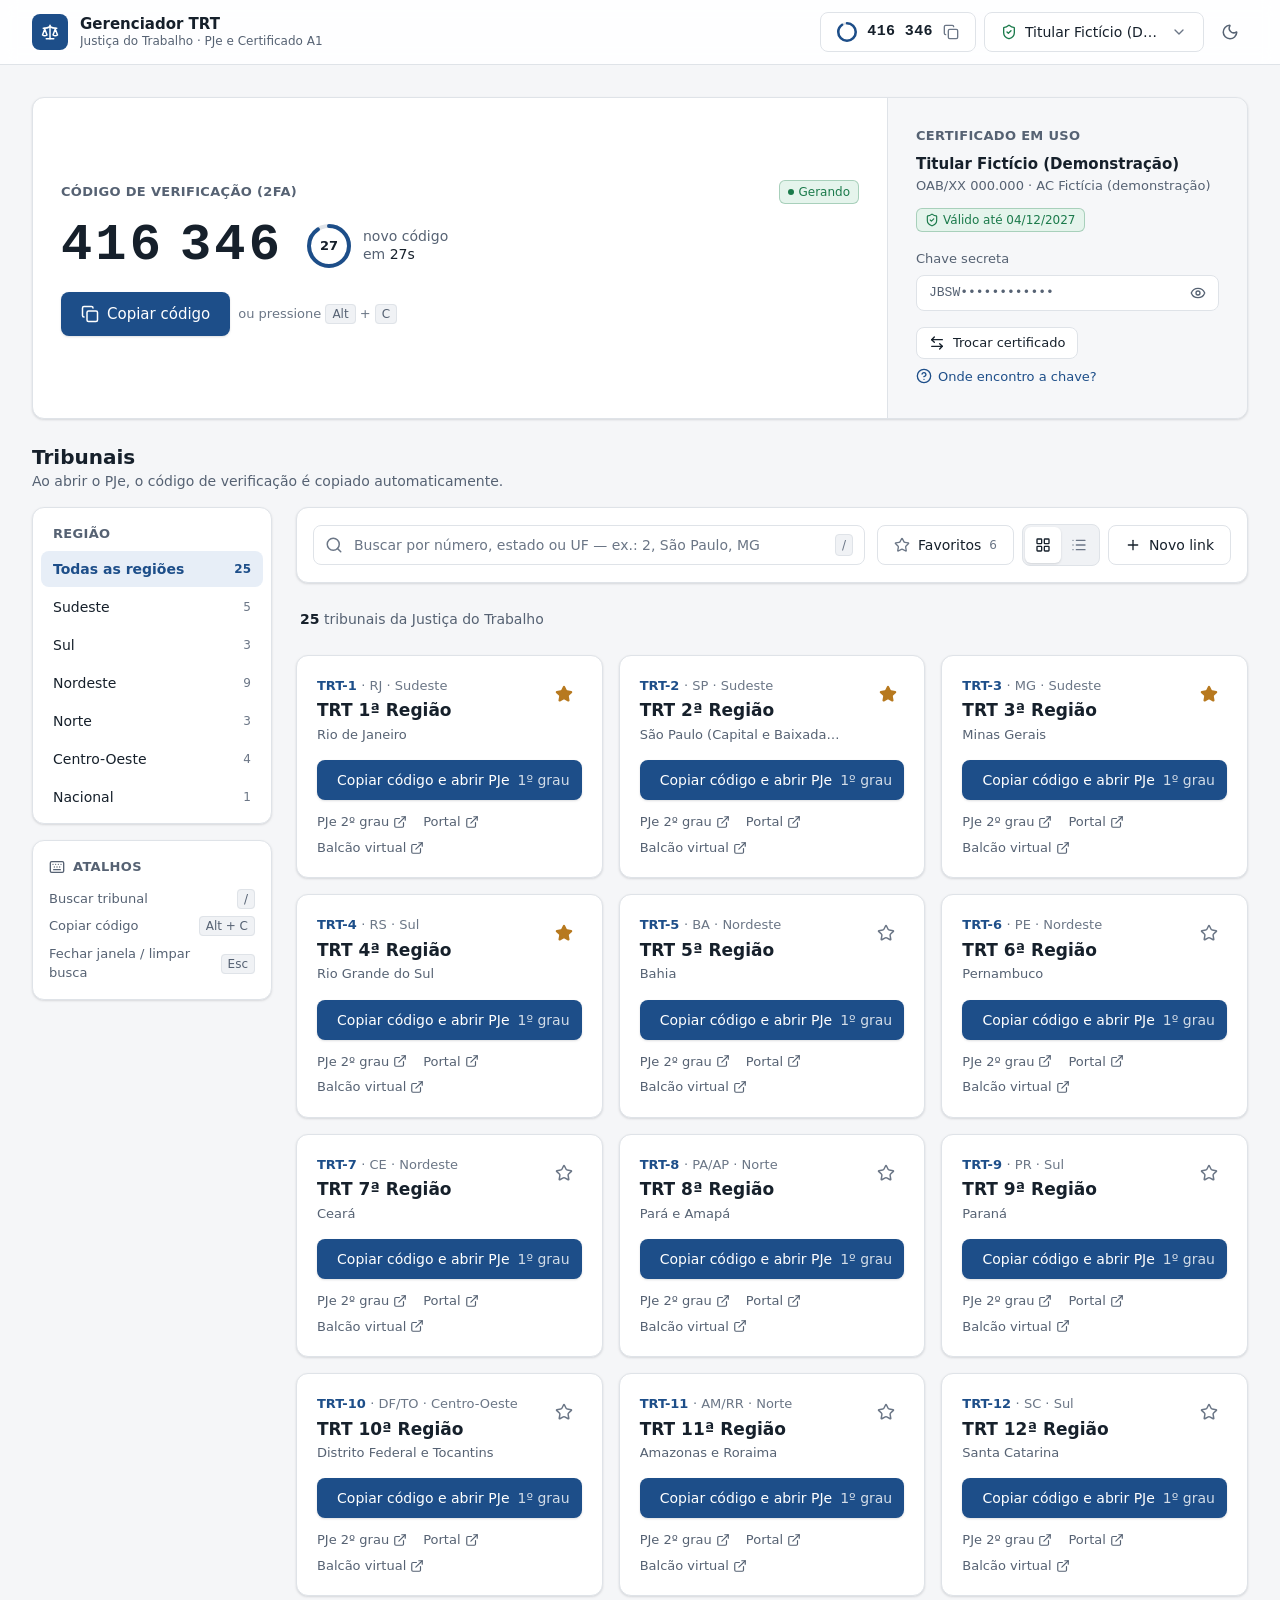
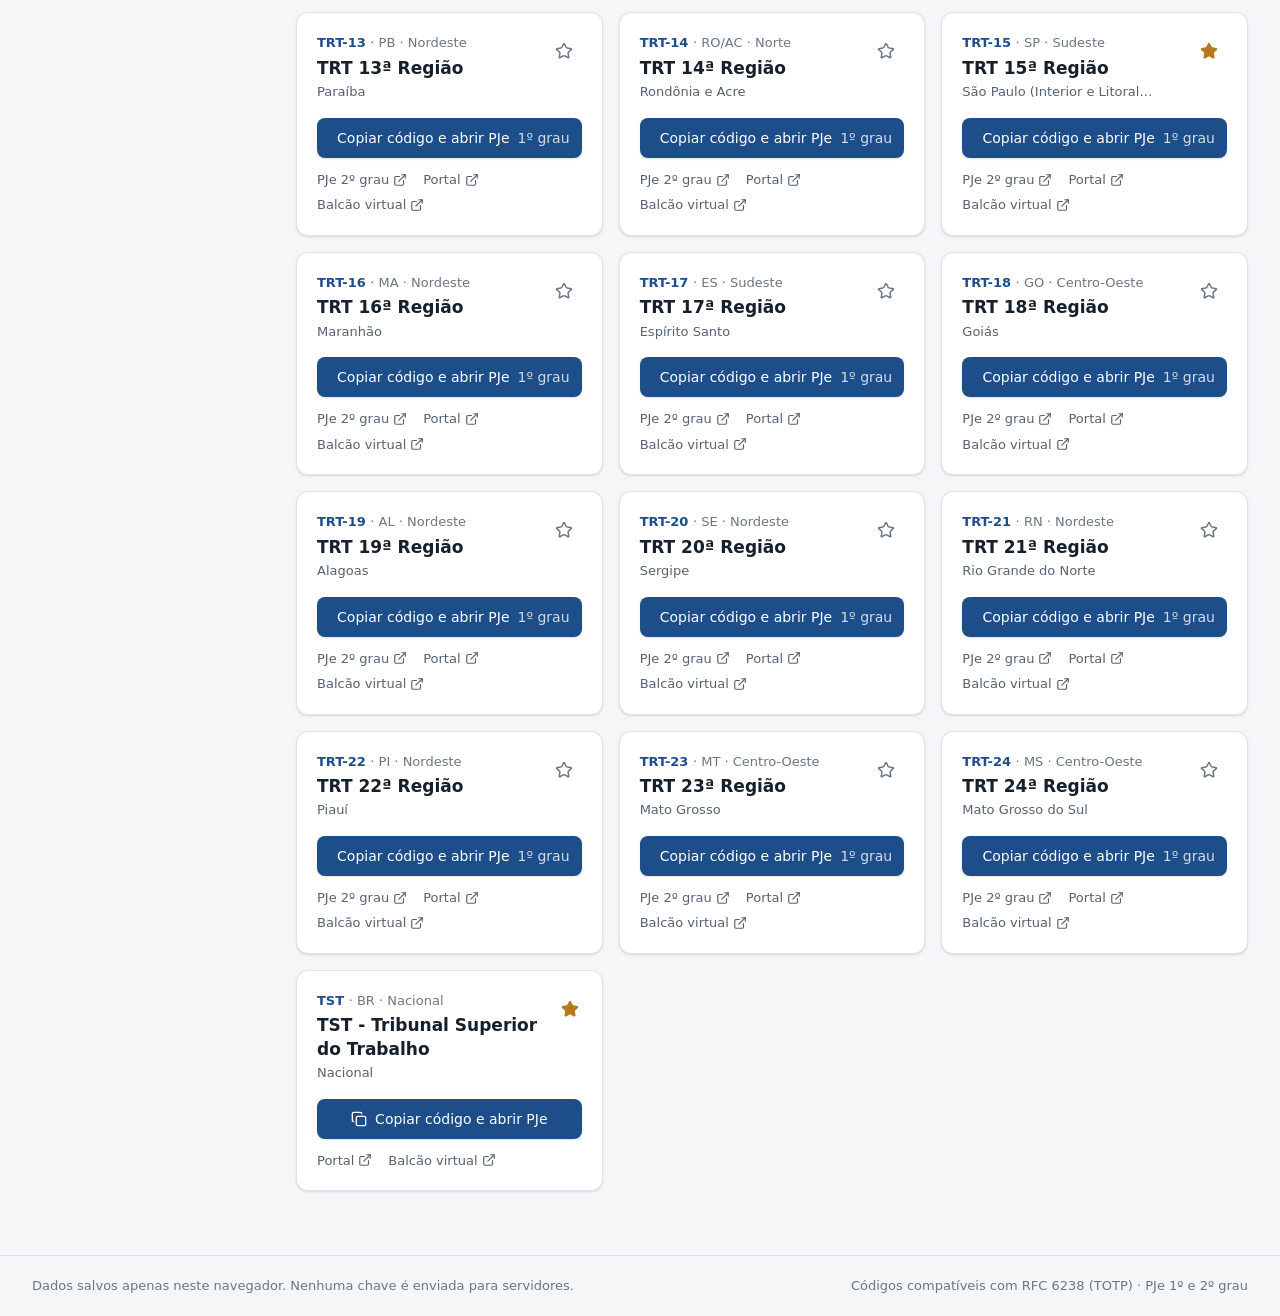
<file: projetos/gerenciador/demo/index.html>
<!DOCTYPE html><html lang="pt-BR" data-theme="light" class="h-full antialiased"><head><meta charSet="utf-8"/><meta name="viewport" content="width=device-width, initial-scale=1"/><link rel="stylesheet" href="/projetos/gerenciador/demo/_next/static/chunks/0e9hkz0ulmer6.css" data-precedence="next"/><link rel="preload" as="script" fetchPriority="low" href="/projetos/gerenciador/demo/_next/static/chunks/1jq4o6yq14o4c.js"/><script src="/projetos/gerenciador/demo/_next/static/chunks/3u9xko5-u_uv_.js" async=""></script><script src="/projetos/gerenciador/demo/_next/static/chunks/25o46h8mdjlrg.js" async=""></script><script src="/projetos/gerenciador/demo/_next/static/chunks/turbopack-3l1gjaq0pbk-k.js" async=""></script><script src="/projetos/gerenciador/demo/_next/static/chunks/158myu8e_yme3.js" async=""></script><script src="/projetos/gerenciador/demo/_next/static/chunks/2ylgk9belox--.js" async=""></script><meta name="theme-color" content="#f5f6f8" media="(prefers-color-scheme: light)"/><meta name="theme-color" content="#0e1116" media="(prefers-color-scheme: dark)"/><title>Gerenciador de Links TRT | Certificado A1 e código 2FA</title><meta name="description" content="Acesso rápido aos Tribunais Regionais do Trabalho (TRT 1 a 24) e TST, com gerador de código de verificação (TOTP/2FA) para o Certificado Digital A1."/><link rel="icon" href="/projetos/gerenciador/demo/favicon.ico?favicon.2vob68tjqpejf.ico" sizes="256x256" type="image/x-icon"/><script>(function(){try{var t=localStorage.getItem('trt_manager_theme');if(t!=='light'&&t!=='dark'){t=window.matchMedia('(prefers-color-scheme: dark)').matches?'dark':'light'}document.documentElement.dataset.theme=t}catch(e){document.documentElement.dataset.theme='light'}})()</script><script src="/projetos/gerenciador/demo/_next/static/chunks/0cz1d0mv5g_q7.js" noModule=""></script></head><body class="min-h-full flex flex-col bg-bg text-fg"><div hidden=""><!--$--><!--/$--></div><div class="min-h-screen flex flex-col"><a href="#conteudo" class="sr-only focus:not-sr-only focus:fixed focus:top-3 focus:left-3 focus:z-[70] focus:px-4 focus:py-2 focus:rounded-lg focus:bg-accent focus:text-on-accent">Pular para o conteúdo</a><header class="sticky top-0 z-40 w-full bg-surface/90 backdrop-blur border-b border-line"><div class="max-w-7xl mx-auto h-16 px-4 md:px-8 flex items-center justify-between gap-3"><a href="#conteudo" class="flex items-center gap-3 min-w-0 rounded-lg" aria-label="Gerenciador TRT — ir para o conteúdo"><span class="grid place-items-center w-9 h-9 rounded-lg bg-accent text-on-accent shrink-0"><svg xmlns="http://www.w3.org/2000/svg" width="24" height="24" viewBox="0 0 24 24" fill="none" stroke="currentColor" stroke-width="2" stroke-linecap="round" stroke-linejoin="round" class="lucide lucide-scale w-[18px] h-[18px]" aria-hidden="true"><path d="M12 3v18"></path><path d="m19 8 3 8a5 5 0 0 1-6 0zV7"></path><path d="M3 7h1a17 17 0 0 0 8-2 17 17 0 0 0 8 2h1"></path><path d="m5 8 3 8a5 5 0 0 1-6 0zV7"></path><path d="M7 21h10"></path></svg></span><span class="hidden sm:block min-w-0 leading-tight"><span class="block font-semibold text-[15px] text-fg truncate">Gerenciador TRT</span><span class="hidden md:block text-xs text-muted truncate">Justiça do Trabalho · PJe e Certificado A1</span></span></a><div class="flex items-center gap-2"><button type="button" class="inline-flex items-center justify-center gap-2 rounded-lg font-medium transition-colors disabled:opacity-50 disabled:cursor-not-allowed select-none whitespace-nowrap h-10 px-4 text-sm bg-surface text-fg border border-line hover:bg-surface-2 hover:border-line-strong px-3 max-w-[220px]" aria-label="Nenhum certificado. Clique para cadastrar." title="Cadastrar certificado"><svg xmlns="http://www.w3.org/2000/svg" width="24" height="24" viewBox="0 0 24 24" fill="none" stroke="currentColor" stroke-width="2" stroke-linecap="round" stroke-linejoin="round" class="lucide lucide-shield-alert w-4 h-4 shrink-0 text-subtle" aria-hidden="true"><path d="M20 13c0 5-3.5 7.5-7.66 8.95a1 1 0 0 1-.67-.01C7.5 20.5 4 18 4 13V6a1 1 0 0 1 1-1c2 0 4.5-1.2 6.24-2.72a1.17 1.17 0 0 1 1.52 0C14.51 3.81 17 5 19 5a1 1 0 0 1 1 1z"></path><path d="M12 8v4"></path><path d="M12 16h.01"></path></svg><span class="hidden md:inline truncate">Cadastrar certificado</span><svg xmlns="http://www.w3.org/2000/svg" width="24" height="24" viewBox="0 0 24 24" fill="none" stroke="currentColor" stroke-width="2" stroke-linecap="round" stroke-linejoin="round" class="lucide lucide-chevron-down w-4 h-4 text-subtle shrink-0" aria-hidden="true"><path d="m6 9 6 6 6-6"></path></svg></button><button type="button" class="inline-flex items-center justify-center gap-2 rounded-lg font-medium transition-colors disabled:opacity-50 disabled:cursor-not-allowed select-none whitespace-nowrap h-9 w-9 text-sm text-muted hover:text-fg hover:bg-surface-2" aria-label="Mudar para tema escuro" title="Tema escuro"><svg xmlns="http://www.w3.org/2000/svg" width="24" height="24" viewBox="0 0 24 24" fill="none" stroke="currentColor" stroke-width="2" stroke-linecap="round" stroke-linejoin="round" class="lucide lucide-moon w-[18px] h-[18px]" aria-hidden="true"><path d="M20.985 12.486a9 9 0 1 1-9.473-9.472c.405-.022.617.46.402.803a6 6 0 0 0 8.268 8.268c.344-.215.825-.004.803.401"></path></svg></button></div></div></header><main id="conteudo" class="flex-1 max-w-7xl w-full mx-auto px-4 md:px-8 py-6 md:py-8 space-y-6"><section aria-busy="true" aria-label="Carregando certificado" class="rounded-xl bg-surface border border-line shadow-card p-6 md:p-7"><div class="h-3 w-48 rounded bg-surface-2 animate-pulse"></div><div class="mt-5 h-12 w-64 rounded-lg bg-surface-2 animate-pulse"></div><div class="mt-5 h-11 w-40 rounded-lg bg-surface-2 animate-pulse"></div></section><section aria-labelledby="tribunais-title" class="space-y-4"><div class="flex items-end justify-between gap-4"><div><h2 id="tribunais-title" class="text-xl font-semibold text-fg">Tribunais</h2><p class="text-sm text-muted">Cadastre um certificado para copiar o código automaticamente ao abrir o PJe.</p></div></div><div class="flex flex-col lg:flex-row gap-6 items-start"><aside class="hidden lg:block w-60 shrink-0 sticky top-24 space-y-4" aria-label="Filtros"><nav class="rounded-xl bg-surface border border-line shadow-card p-2" aria-labelledby="regioes-title"><h2 id="regioes-title" class="px-3 pt-2 pb-2 text-[13px] font-semibold uppercase tracking-wide text-muted">Região</h2><ul class="space-y-0.5"><li><button type="button" aria-current="true" class="w-full h-9 flex items-center justify-between gap-2 px-3 rounded-lg text-sm transition-colors bg-accent-soft text-accent-text font-semibold"><span>Todas as regiões</span><span class="text-xs tabular text-accent-text">25</span></button></li><li><button type="button" class="w-full h-9 flex items-center justify-between gap-2 px-3 rounded-lg text-sm transition-colors text-fg hover:bg-surface-2"><span>Sudeste</span><span class="text-xs tabular text-subtle">5</span></button></li><li><button type="button" class="w-full h-9 flex items-center justify-between gap-2 px-3 rounded-lg text-sm transition-colors text-fg hover:bg-surface-2"><span>Sul</span><span class="text-xs tabular text-subtle">3</span></button></li><li><button type="button" class="w-full h-9 flex items-center justify-between gap-2 px-3 rounded-lg text-sm transition-colors text-fg hover:bg-surface-2"><span>Nordeste</span><span class="text-xs tabular text-subtle">9</span></button></li><li><button type="button" class="w-full h-9 flex items-center justify-between gap-2 px-3 rounded-lg text-sm transition-colors text-fg hover:bg-surface-2"><span>Norte</span><span class="text-xs tabular text-subtle">3</span></button></li><li><button type="button" class="w-full h-9 flex items-center justify-between gap-2 px-3 rounded-lg text-sm transition-colors text-fg hover:bg-surface-2"><span>Centro-Oeste</span><span class="text-xs tabular text-subtle">4</span></button></li><li><button type="button" class="w-full h-9 flex items-center justify-between gap-2 px-3 rounded-lg text-sm transition-colors text-fg hover:bg-surface-2"><span>Nacional</span><span class="text-xs tabular text-subtle">1</span></button></li></ul></nav><div class="rounded-xl bg-surface border border-line shadow-card p-4"><h2 class="flex items-center gap-2 text-[13px] font-semibold uppercase tracking-wide text-muted"><svg xmlns="http://www.w3.org/2000/svg" width="24" height="24" viewBox="0 0 24 24" fill="none" stroke="currentColor" stroke-width="2" stroke-linecap="round" stroke-linejoin="round" class="lucide lucide-keyboard w-4 h-4" aria-hidden="true"><path d="M10 8h.01"></path><path d="M12 12h.01"></path><path d="M14 8h.01"></path><path d="M16 12h.01"></path><path d="M18 8h.01"></path><path d="M6 8h.01"></path><path d="M7 16h10"></path><path d="M8 12h.01"></path><rect width="20" height="16" x="2" y="4" rx="2"></rect></svg>Atalhos</h2><dl class="mt-3 space-y-2 text-[13px]"><div class="flex items-center justify-between gap-2"><dt class="text-muted">Buscar tribunal</dt><dd><kbd class="font-sans px-1.5 py-0.5 rounded border border-line bg-surface-2 text-xs text-muted whitespace-nowrap">/</kbd></dd></div><div class="flex items-center justify-between gap-2"><dt class="text-muted">Copiar código</dt><dd><kbd class="font-sans px-1.5 py-0.5 rounded border border-line bg-surface-2 text-xs text-muted whitespace-nowrap">Alt + C</kbd></dd></div><div class="flex items-center justify-between gap-2"><dt class="text-muted">Fechar janela / limpar busca</dt><dd><kbd class="font-sans px-1.5 py-0.5 rounded border border-line bg-surface-2 text-xs text-muted whitespace-nowrap">Esc</kbd></dd></div></dl></div></aside><div class="flex-1 w-full min-w-0"><div class="space-y-5"><div class="rounded-xl bg-surface border border-line shadow-card p-3 md:p-4 flex flex-col gap-3"><div class="flex flex-col md:flex-row md:items-center gap-3"><div class="relative flex-1"><label for="busca-trt" class="sr-only">Buscar tribunal</label><svg xmlns="http://www.w3.org/2000/svg" width="24" height="24" viewBox="0 0 24 24" fill="none" stroke="currentColor" stroke-width="2" stroke-linecap="round" stroke-linejoin="round" class="lucide lucide-search w-[18px] h-[18px] text-subtle absolute left-3 top-1/2 -translate-y-1/2 pointer-events-none" aria-hidden="true"><path d="m21 21-4.34-4.34"></path><circle cx="11" cy="11" r="8"></circle></svg><input id="busca-trt" type="search" placeholder="Buscar por número, estado ou UF — ex.: 2, São Paulo, MG" autoComplete="off" aria-keyshortcuts="/" class="w-full h-10 px-3 rounded-lg bg-surface border border-line text-sm text-fg placeholder:text-subtle transition-colors hover:border-line-strong focus:border-accent focus:outline-none focus:ring-2 focus:ring-accent/25 aria-[invalid=true]:border-danger aria-[invalid=true]:focus:ring-danger/25 pl-10 pr-12 [&amp;::-webkit-search-cancel-button]:hidden" value=""/><kbd class="hidden md:block absolute right-3 top-1/2 -translate-y-1/2 font-sans px-1.5 py-0.5 rounded border border-line bg-surface-2 text-xs text-subtle pointer-events-none">/</kbd></div><div class="flex items-center gap-2"><button type="button" aria-pressed="false" class="inline-flex items-center justify-center gap-2 rounded-lg font-medium transition-colors disabled:opacity-50 disabled:cursor-not-allowed select-none whitespace-nowrap h-10 px-4 text-sm bg-surface text-fg border border-line hover:bg-surface-2 hover:border-line-strong"><svg xmlns="http://www.w3.org/2000/svg" width="24" height="24" viewBox="0 0 24 24" fill="none" stroke="currentColor" stroke-width="2" stroke-linecap="round" stroke-linejoin="round" class="lucide lucide-star w-4 h-4 text-subtle" aria-hidden="true"><path d="M11.525 2.295a.53.53 0 0 1 .95 0l2.31 4.679a2.123 2.123 0 0 0 1.595 1.16l5.166.756a.53.53 0 0 1 .294.904l-3.736 3.638a2.123 2.123 0 0 0-.611 1.878l.882 5.14a.53.53 0 0 1-.771.56l-4.618-2.428a2.122 2.122 0 0 0-1.973 0L6.396 21.01a.53.53 0 0 1-.77-.56l.881-5.139a2.122 2.122 0 0 0-.611-1.879L2.16 9.795a.53.53 0 0 1 .294-.906l5.165-.755a2.122 2.122 0 0 0 1.597-1.16z"></path></svg>Favoritos<span class="tabular text-xs text-subtle">0</span></button><div class="flex items-center p-0.5 rounded-lg border border-line bg-surface-2" role="group" aria-label="Modo de exibição"><button type="button" aria-pressed="true" aria-label="Exibir em cartões" title="Cartões" class="grid place-items-center h-9 w-9 rounded-md transition-colors bg-surface text-fg shadow-card"><svg xmlns="http://www.w3.org/2000/svg" width="24" height="24" viewBox="0 0 24 24" fill="none" stroke="currentColor" stroke-width="2" stroke-linecap="round" stroke-linejoin="round" class="lucide lucide-layout-grid w-4 h-4" aria-hidden="true"><rect width="7" height="7" x="3" y="3" rx="1"></rect><rect width="7" height="7" x="14" y="3" rx="1"></rect><rect width="7" height="7" x="14" y="14" rx="1"></rect><rect width="7" height="7" x="3" y="14" rx="1"></rect></svg></button><button type="button" aria-pressed="false" aria-label="Exibir em lista" title="Lista" class="grid place-items-center h-9 w-9 rounded-md transition-colors text-subtle hover:text-fg"><svg xmlns="http://www.w3.org/2000/svg" width="24" height="24" viewBox="0 0 24 24" fill="none" stroke="currentColor" stroke-width="2" stroke-linecap="round" stroke-linejoin="round" class="lucide lucide-list w-4 h-4" aria-hidden="true"><path d="M3 5h.01"></path><path d="M3 12h.01"></path><path d="M3 19h.01"></path><path d="M8 5h13"></path><path d="M8 12h13"></path><path d="M8 19h13"></path></svg></button></div><button type="button" class="inline-flex items-center justify-center gap-2 rounded-lg font-medium transition-colors disabled:opacity-50 disabled:cursor-not-allowed select-none whitespace-nowrap h-10 px-4 text-sm bg-surface text-fg border border-line hover:bg-surface-2 hover:border-line-strong ml-auto md:ml-0"><svg xmlns="http://www.w3.org/2000/svg" width="24" height="24" viewBox="0 0 24 24" fill="none" stroke="currentColor" stroke-width="2" stroke-linecap="round" stroke-linejoin="round" class="lucide lucide-plus w-4 h-4" aria-hidden="true"><path d="M5 12h14"></path><path d="M12 5v14"></path></svg><span class="hidden sm:inline">Novo link</span><span class="sm:hidden">Link</span></button></div></div><div class="lg:hidden flex items-center gap-1.5 overflow-x-auto scrollbar-none -mx-1 px-1" role="group" aria-label="Filtrar por região"><button type="button" aria-pressed="true" class="h-8 px-3 rounded-full text-[13px] whitespace-nowrap border transition-colors bg-accent text-on-accent border-accent font-medium">Todas as regiões</button><button type="button" aria-pressed="false" class="h-8 px-3 rounded-full text-[13px] whitespace-nowrap border transition-colors bg-surface text-muted border-line hover:text-fg hover:border-line-strong">Sudeste</button><button type="button" aria-pressed="false" class="h-8 px-3 rounded-full text-[13px] whitespace-nowrap border transition-colors bg-surface text-muted border-line hover:text-fg hover:border-line-strong">Sul</button><button type="button" aria-pressed="false" class="h-8 px-3 rounded-full text-[13px] whitespace-nowrap border transition-colors bg-surface text-muted border-line hover:text-fg hover:border-line-strong">Nordeste</button><button type="button" aria-pressed="false" class="h-8 px-3 rounded-full text-[13px] whitespace-nowrap border transition-colors bg-surface text-muted border-line hover:text-fg hover:border-line-strong">Norte</button><button type="button" aria-pressed="false" class="h-8 px-3 rounded-full text-[13px] whitespace-nowrap border transition-colors bg-surface text-muted border-line hover:text-fg hover:border-line-strong">Centro-Oeste</button><button type="button" aria-pressed="false" class="h-8 px-3 rounded-full text-[13px] whitespace-nowrap border transition-colors bg-surface text-muted border-line hover:text-fg hover:border-line-strong">Nacional</button></div></div><div class="flex flex-wrap items-center gap-2 min-h-8 px-1" aria-live="polite"><p class="text-sm text-muted mr-1"><strong class="text-fg tabular">25</strong> tribunais da Justiça do Trabalho</p></div><div class="grid grid-cols-1 sm:grid-cols-2 xl:grid-cols-3 gap-4"><article class="rounded-xl bg-surface border border-line shadow-card p-5 flex flex-col gap-4 transition-colors hover:border-line-strong" aria-labelledby="trt1-title"><div class="flex items-start justify-between gap-3"><div class="min-w-0"><p class="text-[13px] font-semibold text-accent-text tabular">TRT-1<!-- --> <span class="text-subtle font-normal">· <!-- -->RJ<!-- --> · <!-- -->Sudeste</span></p><h3 id="trt1-title" class="mt-1 font-semibold text-[17px] text-fg leading-snug">TRT 1ª Região</h3><p class="text-[13px] text-muted mt-0.5 line-clamp-1" title="Rio de Janeiro">Rio de Janeiro</p></div><button type="button" aria-pressed="false" aria-label="Adicionar TRT 1ª Região aos favoritos" title="Adicionar aos favoritos" class="inline-flex items-center justify-center rounded-lg transition-colors h-9 w-9 text-subtle hover:text-favorite hover:bg-surface-2"><svg xmlns="http://www.w3.org/2000/svg" width="24" height="24" viewBox="0 0 24 24" fill="none" stroke="currentColor" stroke-width="2" stroke-linecap="round" stroke-linejoin="round" class="lucide lucide-star w-[18px] h-[18px]" aria-hidden="true"><path d="M11.525 2.295a.53.53 0 0 1 .95 0l2.31 4.679a2.123 2.123 0 0 0 1.595 1.16l5.166.756a.53.53 0 0 1 .294.904l-3.736 3.638a2.123 2.123 0 0 0-.611 1.878l.882 5.14a.53.53 0 0 1-.771.56l-4.618-2.428a2.122 2.122 0 0 0-1.973 0L6.396 21.01a.53.53 0 0 1-.77-.56l.881-5.139a2.122 2.122 0 0 0-.611-1.879L2.16 9.795a.53.53 0 0 1 .294-.906l5.165-.755a2.122 2.122 0 0 0 1.597-1.16z"></path></svg></button></div><div class="mt-auto space-y-3"><button type="button" class="inline-flex items-center justify-center gap-2 rounded-lg font-medium transition-colors disabled:opacity-50 disabled:cursor-not-allowed select-none whitespace-nowrap h-10 px-4 text-sm bg-accent text-on-accent hover:bg-accent-hover shadow-card w-full" title="Abre o PJe em nova aba"><svg xmlns="http://www.w3.org/2000/svg" width="24" height="24" viewBox="0 0 24 24" fill="none" stroke="currentColor" stroke-width="2" stroke-linecap="round" stroke-linejoin="round" class="lucide lucide-log-in w-4 h-4" aria-hidden="true"><path d="m10 17 5-5-5-5"></path><path d="M15 12H3"></path><path d="M15 3h4a2 2 0 0 1 2 2v14a2 2 0 0 1-2 2h-4"></path></svg>Abrir PJe<span class="font-normal opacity-80">1º grau</span><span class="sr-only"> (abre em nova aba)</span></button><ul class="flex flex-wrap gap-x-4 gap-y-1.5 text-[13px]"><li><a href="https://pje.trt1.jus.br/pje-2g/" target="_blank" rel="noopener noreferrer" class="inline-flex items-center gap-1 text-muted hover:text-accent-text hover:underline underline-offset-2 rounded">PJe 2º grau<svg xmlns="http://www.w3.org/2000/svg" width="24" height="24" viewBox="0 0 24 24" fill="none" stroke="currentColor" stroke-width="2" stroke-linecap="round" stroke-linejoin="round" class="lucide lucide-external-link w-3.5 h-3.5" aria-hidden="true"><path d="M15 3h6v6"></path><path d="M10 14 21 3"></path><path d="M18 13v6a2 2 0 0 1-2 2H5a2 2 0 0 1-2-2V8a2 2 0 0 1 2-2h6"></path></svg><span class="sr-only"> (abre em nova aba)</span></a></li><li><a href="https://www.trt1.jus.br/" target="_blank" rel="noopener noreferrer" class="inline-flex items-center gap-1 text-muted hover:text-accent-text hover:underline underline-offset-2 rounded">Portal<svg xmlns="http://www.w3.org/2000/svg" width="24" height="24" viewBox="0 0 24 24" fill="none" stroke="currentColor" stroke-width="2" stroke-linecap="round" stroke-linejoin="round" class="lucide lucide-external-link w-3.5 h-3.5" aria-hidden="true"><path d="M15 3h6v6"></path><path d="M10 14 21 3"></path><path d="M18 13v6a2 2 0 0 1-2 2H5a2 2 0 0 1-2-2V8a2 2 0 0 1 2-2h6"></path></svg><span class="sr-only"> (abre em nova aba)</span></a></li><li><a href="https://www.trt1.jus.br/balcao-virtual" target="_blank" rel="noopener noreferrer" class="inline-flex items-center gap-1 text-muted hover:text-accent-text hover:underline underline-offset-2 rounded">Balcão virtual<svg xmlns="http://www.w3.org/2000/svg" width="24" height="24" viewBox="0 0 24 24" fill="none" stroke="currentColor" stroke-width="2" stroke-linecap="round" stroke-linejoin="round" class="lucide lucide-external-link w-3.5 h-3.5" aria-hidden="true"><path d="M15 3h6v6"></path><path d="M10 14 21 3"></path><path d="M18 13v6a2 2 0 0 1-2 2H5a2 2 0 0 1-2-2V8a2 2 0 0 1 2-2h6"></path></svg><span class="sr-only"> (abre em nova aba)</span></a></li></ul></div></article><article class="rounded-xl bg-surface border border-line shadow-card p-5 flex flex-col gap-4 transition-colors hover:border-line-strong" aria-labelledby="trt2-title"><div class="flex items-start justify-between gap-3"><div class="min-w-0"><p class="text-[13px] font-semibold text-accent-text tabular">TRT-2<!-- --> <span class="text-subtle font-normal">· <!-- -->SP<!-- --> · <!-- -->Sudeste</span></p><h3 id="trt2-title" class="mt-1 font-semibold text-[17px] text-fg leading-snug">TRT 2ª Região</h3><p class="text-[13px] text-muted mt-0.5 line-clamp-1" title="São Paulo (Capital e Baixada Santista)">São Paulo (Capital e Baixada Santista)</p></div><button type="button" aria-pressed="false" aria-label="Adicionar TRT 2ª Região aos favoritos" title="Adicionar aos favoritos" class="inline-flex items-center justify-center rounded-lg transition-colors h-9 w-9 text-subtle hover:text-favorite hover:bg-surface-2"><svg xmlns="http://www.w3.org/2000/svg" width="24" height="24" viewBox="0 0 24 24" fill="none" stroke="currentColor" stroke-width="2" stroke-linecap="round" stroke-linejoin="round" class="lucide lucide-star w-[18px] h-[18px]" aria-hidden="true"><path d="M11.525 2.295a.53.53 0 0 1 .95 0l2.31 4.679a2.123 2.123 0 0 0 1.595 1.16l5.166.756a.53.53 0 0 1 .294.904l-3.736 3.638a2.123 2.123 0 0 0-.611 1.878l.882 5.14a.53.53 0 0 1-.771.56l-4.618-2.428a2.122 2.122 0 0 0-1.973 0L6.396 21.01a.53.53 0 0 1-.77-.56l.881-5.139a2.122 2.122 0 0 0-.611-1.879L2.16 9.795a.53.53 0 0 1 .294-.906l5.165-.755a2.122 2.122 0 0 0 1.597-1.16z"></path></svg></button></div><div class="mt-auto space-y-3"><button type="button" class="inline-flex items-center justify-center gap-2 rounded-lg font-medium transition-colors disabled:opacity-50 disabled:cursor-not-allowed select-none whitespace-nowrap h-10 px-4 text-sm bg-accent text-on-accent hover:bg-accent-hover shadow-card w-full" title="Abre o PJe em nova aba"><svg xmlns="http://www.w3.org/2000/svg" width="24" height="24" viewBox="0 0 24 24" fill="none" stroke="currentColor" stroke-width="2" stroke-linecap="round" stroke-linejoin="round" class="lucide lucide-log-in w-4 h-4" aria-hidden="true"><path d="m10 17 5-5-5-5"></path><path d="M15 12H3"></path><path d="M15 3h4a2 2 0 0 1 2 2v14a2 2 0 0 1-2 2h-4"></path></svg>Abrir PJe<span class="font-normal opacity-80">1º grau</span><span class="sr-only"> (abre em nova aba)</span></button><ul class="flex flex-wrap gap-x-4 gap-y-1.5 text-[13px]"><li><a href="https://pje.trt2.jus.br/pje-2g/" target="_blank" rel="noopener noreferrer" class="inline-flex items-center gap-1 text-muted hover:text-accent-text hover:underline underline-offset-2 rounded">PJe 2º grau<svg xmlns="http://www.w3.org/2000/svg" width="24" height="24" viewBox="0 0 24 24" fill="none" stroke="currentColor" stroke-width="2" stroke-linecap="round" stroke-linejoin="round" class="lucide lucide-external-link w-3.5 h-3.5" aria-hidden="true"><path d="M15 3h6v6"></path><path d="M10 14 21 3"></path><path d="M18 13v6a2 2 0 0 1-2 2H5a2 2 0 0 1-2-2V8a2 2 0 0 1 2-2h6"></path></svg><span class="sr-only"> (abre em nova aba)</span></a></li><li><a href="https://ww2.trt2.jus.br/" target="_blank" rel="noopener noreferrer" class="inline-flex items-center gap-1 text-muted hover:text-accent-text hover:underline underline-offset-2 rounded">Portal<svg xmlns="http://www.w3.org/2000/svg" width="24" height="24" viewBox="0 0 24 24" fill="none" stroke="currentColor" stroke-width="2" stroke-linecap="round" stroke-linejoin="round" class="lucide lucide-external-link w-3.5 h-3.5" aria-hidden="true"><path d="M15 3h6v6"></path><path d="M10 14 21 3"></path><path d="M18 13v6a2 2 0 0 1-2 2H5a2 2 0 0 1-2-2V8a2 2 0 0 1 2-2h6"></path></svg><span class="sr-only"> (abre em nova aba)</span></a></li><li><a href="https://ww2.trt2.jus.br/servicos/balcao-virtual" target="_blank" rel="noopener noreferrer" class="inline-flex items-center gap-1 text-muted hover:text-accent-text hover:underline underline-offset-2 rounded">Balcão virtual<svg xmlns="http://www.w3.org/2000/svg" width="24" height="24" viewBox="0 0 24 24" fill="none" stroke="currentColor" stroke-width="2" stroke-linecap="round" stroke-linejoin="round" class="lucide lucide-external-link w-3.5 h-3.5" aria-hidden="true"><path d="M15 3h6v6"></path><path d="M10 14 21 3"></path><path d="M18 13v6a2 2 0 0 1-2 2H5a2 2 0 0 1-2-2V8a2 2 0 0 1 2-2h6"></path></svg><span class="sr-only"> (abre em nova aba)</span></a></li></ul></div></article><article class="rounded-xl bg-surface border border-line shadow-card p-5 flex flex-col gap-4 transition-colors hover:border-line-strong" aria-labelledby="trt3-title"><div class="flex items-start justify-between gap-3"><div class="min-w-0"><p class="text-[13px] font-semibold text-accent-text tabular">TRT-3<!-- --> <span class="text-subtle font-normal">· <!-- -->MG<!-- --> · <!-- -->Sudeste</span></p><h3 id="trt3-title" class="mt-1 font-semibold text-[17px] text-fg leading-snug">TRT 3ª Região</h3><p class="text-[13px] text-muted mt-0.5 line-clamp-1" title="Minas Gerais">Minas Gerais</p></div><button type="button" aria-pressed="false" aria-label="Adicionar TRT 3ª Região aos favoritos" title="Adicionar aos favoritos" class="inline-flex items-center justify-center rounded-lg transition-colors h-9 w-9 text-subtle hover:text-favorite hover:bg-surface-2"><svg xmlns="http://www.w3.org/2000/svg" width="24" height="24" viewBox="0 0 24 24" fill="none" stroke="currentColor" stroke-width="2" stroke-linecap="round" stroke-linejoin="round" class="lucide lucide-star w-[18px] h-[18px]" aria-hidden="true"><path d="M11.525 2.295a.53.53 0 0 1 .95 0l2.31 4.679a2.123 2.123 0 0 0 1.595 1.16l5.166.756a.53.53 0 0 1 .294.904l-3.736 3.638a2.123 2.123 0 0 0-.611 1.878l.882 5.14a.53.53 0 0 1-.771.56l-4.618-2.428a2.122 2.122 0 0 0-1.973 0L6.396 21.01a.53.53 0 0 1-.77-.56l.881-5.139a2.122 2.122 0 0 0-.611-1.879L2.16 9.795a.53.53 0 0 1 .294-.906l5.165-.755a2.122 2.122 0 0 0 1.597-1.16z"></path></svg></button></div><div class="mt-auto space-y-3"><button type="button" class="inline-flex items-center justify-center gap-2 rounded-lg font-medium transition-colors disabled:opacity-50 disabled:cursor-not-allowed select-none whitespace-nowrap h-10 px-4 text-sm bg-accent text-on-accent hover:bg-accent-hover shadow-card w-full" title="Abre o PJe em nova aba"><svg xmlns="http://www.w3.org/2000/svg" width="24" height="24" viewBox="0 0 24 24" fill="none" stroke="currentColor" stroke-width="2" stroke-linecap="round" stroke-linejoin="round" class="lucide lucide-log-in w-4 h-4" aria-hidden="true"><path d="m10 17 5-5-5-5"></path><path d="M15 12H3"></path><path d="M15 3h4a2 2 0 0 1 2 2v14a2 2 0 0 1-2 2h-4"></path></svg>Abrir PJe<span class="font-normal opacity-80">1º grau</span><span class="sr-only"> (abre em nova aba)</span></button><ul class="flex flex-wrap gap-x-4 gap-y-1.5 text-[13px]"><li><a href="https://pje.trt3.jus.br/pje-2g/" target="_blank" rel="noopener noreferrer" class="inline-flex items-center gap-1 text-muted hover:text-accent-text hover:underline underline-offset-2 rounded">PJe 2º grau<svg xmlns="http://www.w3.org/2000/svg" width="24" height="24" viewBox="0 0 24 24" fill="none" stroke="currentColor" stroke-width="2" stroke-linecap="round" stroke-linejoin="round" class="lucide lucide-external-link w-3.5 h-3.5" aria-hidden="true"><path d="M15 3h6v6"></path><path d="M10 14 21 3"></path><path d="M18 13v6a2 2 0 0 1-2 2H5a2 2 0 0 1-2-2V8a2 2 0 0 1 2-2h6"></path></svg><span class="sr-only"> (abre em nova aba)</span></a></li><li><a href="https://portal.trt3.jus.br/" target="_blank" rel="noopener noreferrer" class="inline-flex items-center gap-1 text-muted hover:text-accent-text hover:underline underline-offset-2 rounded">Portal<svg xmlns="http://www.w3.org/2000/svg" width="24" height="24" viewBox="0 0 24 24" fill="none" stroke="currentColor" stroke-width="2" stroke-linecap="round" stroke-linejoin="round" class="lucide lucide-external-link w-3.5 h-3.5" aria-hidden="true"><path d="M15 3h6v6"></path><path d="M10 14 21 3"></path><path d="M18 13v6a2 2 0 0 1-2 2H5a2 2 0 0 1-2-2V8a2 2 0 0 1 2-2h6"></path></svg><span class="sr-only"> (abre em nova aba)</span></a></li><li><a href="https://portal.trt3.jus.br/balcao-virtual" target="_blank" rel="noopener noreferrer" class="inline-flex items-center gap-1 text-muted hover:text-accent-text hover:underline underline-offset-2 rounded">Balcão virtual<svg xmlns="http://www.w3.org/2000/svg" width="24" height="24" viewBox="0 0 24 24" fill="none" stroke="currentColor" stroke-width="2" stroke-linecap="round" stroke-linejoin="round" class="lucide lucide-external-link w-3.5 h-3.5" aria-hidden="true"><path d="M15 3h6v6"></path><path d="M10 14 21 3"></path><path d="M18 13v6a2 2 0 0 1-2 2H5a2 2 0 0 1-2-2V8a2 2 0 0 1 2-2h6"></path></svg><span class="sr-only"> (abre em nova aba)</span></a></li></ul></div></article><article class="rounded-xl bg-surface border border-line shadow-card p-5 flex flex-col gap-4 transition-colors hover:border-line-strong" aria-labelledby="trt4-title"><div class="flex items-start justify-between gap-3"><div class="min-w-0"><p class="text-[13px] font-semibold text-accent-text tabular">TRT-4<!-- --> <span class="text-subtle font-normal">· <!-- -->RS<!-- --> · <!-- -->Sul</span></p><h3 id="trt4-title" class="mt-1 font-semibold text-[17px] text-fg leading-snug">TRT 4ª Região</h3><p class="text-[13px] text-muted mt-0.5 line-clamp-1" title="Rio Grande do Sul">Rio Grande do Sul</p></div><button type="button" aria-pressed="false" aria-label="Adicionar TRT 4ª Região aos favoritos" title="Adicionar aos favoritos" class="inline-flex items-center justify-center rounded-lg transition-colors h-9 w-9 text-subtle hover:text-favorite hover:bg-surface-2"><svg xmlns="http://www.w3.org/2000/svg" width="24" height="24" viewBox="0 0 24 24" fill="none" stroke="currentColor" stroke-width="2" stroke-linecap="round" stroke-linejoin="round" class="lucide lucide-star w-[18px] h-[18px]" aria-hidden="true"><path d="M11.525 2.295a.53.53 0 0 1 .95 0l2.31 4.679a2.123 2.123 0 0 0 1.595 1.16l5.166.756a.53.53 0 0 1 .294.904l-3.736 3.638a2.123 2.123 0 0 0-.611 1.878l.882 5.14a.53.53 0 0 1-.771.56l-4.618-2.428a2.122 2.122 0 0 0-1.973 0L6.396 21.01a.53.53 0 0 1-.77-.56l.881-5.139a2.122 2.122 0 0 0-.611-1.879L2.16 9.795a.53.53 0 0 1 .294-.906l5.165-.755a2.122 2.122 0 0 0 1.597-1.16z"></path></svg></button></div><div class="mt-auto space-y-3"><button type="button" class="inline-flex items-center justify-center gap-2 rounded-lg font-medium transition-colors disabled:opacity-50 disabled:cursor-not-allowed select-none whitespace-nowrap h-10 px-4 text-sm bg-accent text-on-accent hover:bg-accent-hover shadow-card w-full" title="Abre o PJe em nova aba"><svg xmlns="http://www.w3.org/2000/svg" width="24" height="24" viewBox="0 0 24 24" fill="none" stroke="currentColor" stroke-width="2" stroke-linecap="round" stroke-linejoin="round" class="lucide lucide-log-in w-4 h-4" aria-hidden="true"><path d="m10 17 5-5-5-5"></path><path d="M15 12H3"></path><path d="M15 3h4a2 2 0 0 1 2 2v14a2 2 0 0 1-2 2h-4"></path></svg>Abrir PJe<span class="font-normal opacity-80">1º grau</span><span class="sr-only"> (abre em nova aba)</span></button><ul class="flex flex-wrap gap-x-4 gap-y-1.5 text-[13px]"><li><a href="https://pje.trt4.jus.br/pje-2g/" target="_blank" rel="noopener noreferrer" class="inline-flex items-center gap-1 text-muted hover:text-accent-text hover:underline underline-offset-2 rounded">PJe 2º grau<svg xmlns="http://www.w3.org/2000/svg" width="24" height="24" viewBox="0 0 24 24" fill="none" stroke="currentColor" stroke-width="2" stroke-linecap="round" stroke-linejoin="round" class="lucide lucide-external-link w-3.5 h-3.5" aria-hidden="true"><path d="M15 3h6v6"></path><path d="M10 14 21 3"></path><path d="M18 13v6a2 2 0 0 1-2 2H5a2 2 0 0 1-2-2V8a2 2 0 0 1 2-2h6"></path></svg><span class="sr-only"> (abre em nova aba)</span></a></li><li><a href="https://www.trt4.jus.br/" target="_blank" rel="noopener noreferrer" class="inline-flex items-center gap-1 text-muted hover:text-accent-text hover:underline underline-offset-2 rounded">Portal<svg xmlns="http://www.w3.org/2000/svg" width="24" height="24" viewBox="0 0 24 24" fill="none" stroke="currentColor" stroke-width="2" stroke-linecap="round" stroke-linejoin="round" class="lucide lucide-external-link w-3.5 h-3.5" aria-hidden="true"><path d="M15 3h6v6"></path><path d="M10 14 21 3"></path><path d="M18 13v6a2 2 0 0 1-2 2H5a2 2 0 0 1-2-2V8a2 2 0 0 1 2-2h6"></path></svg><span class="sr-only"> (abre em nova aba)</span></a></li><li><a href="https://www.trt4.jus.br/portais/trt4/balcao-virtual" target="_blank" rel="noopener noreferrer" class="inline-flex items-center gap-1 text-muted hover:text-accent-text hover:underline underline-offset-2 rounded">Balcão virtual<svg xmlns="http://www.w3.org/2000/svg" width="24" height="24" viewBox="0 0 24 24" fill="none" stroke="currentColor" stroke-width="2" stroke-linecap="round" stroke-linejoin="round" class="lucide lucide-external-link w-3.5 h-3.5" aria-hidden="true"><path d="M15 3h6v6"></path><path d="M10 14 21 3"></path><path d="M18 13v6a2 2 0 0 1-2 2H5a2 2 0 0 1-2-2V8a2 2 0 0 1 2-2h6"></path></svg><span class="sr-only"> (abre em nova aba)</span></a></li></ul></div></article><article class="rounded-xl bg-surface border border-line shadow-card p-5 flex flex-col gap-4 transition-colors hover:border-line-strong" aria-labelledby="trt5-title"><div class="flex items-start justify-between gap-3"><div class="min-w-0"><p class="text-[13px] font-semibold text-accent-text tabular">TRT-5<!-- --> <span class="text-subtle font-normal">· <!-- -->BA<!-- --> · <!-- -->Nordeste</span></p><h3 id="trt5-title" class="mt-1 font-semibold text-[17px] text-fg leading-snug">TRT 5ª Região</h3><p class="text-[13px] text-muted mt-0.5 line-clamp-1" title="Bahia">Bahia</p></div><button type="button" aria-pressed="false" aria-label="Adicionar TRT 5ª Região aos favoritos" title="Adicionar aos favoritos" class="inline-flex items-center justify-center rounded-lg transition-colors h-9 w-9 text-subtle hover:text-favorite hover:bg-surface-2"><svg xmlns="http://www.w3.org/2000/svg" width="24" height="24" viewBox="0 0 24 24" fill="none" stroke="currentColor" stroke-width="2" stroke-linecap="round" stroke-linejoin="round" class="lucide lucide-star w-[18px] h-[18px]" aria-hidden="true"><path d="M11.525 2.295a.53.53 0 0 1 .95 0l2.31 4.679a2.123 2.123 0 0 0 1.595 1.16l5.166.756a.53.53 0 0 1 .294.904l-3.736 3.638a2.123 2.123 0 0 0-.611 1.878l.882 5.14a.53.53 0 0 1-.771.56l-4.618-2.428a2.122 2.122 0 0 0-1.973 0L6.396 21.01a.53.53 0 0 1-.77-.56l.881-5.139a2.122 2.122 0 0 0-.611-1.879L2.16 9.795a.53.53 0 0 1 .294-.906l5.165-.755a2.122 2.122 0 0 0 1.597-1.16z"></path></svg></button></div><div class="mt-auto space-y-3"><button type="button" class="inline-flex items-center justify-center gap-2 rounded-lg font-medium transition-colors disabled:opacity-50 disabled:cursor-not-allowed select-none whitespace-nowrap h-10 px-4 text-sm bg-accent text-on-accent hover:bg-accent-hover shadow-card w-full" title="Abre o PJe em nova aba"><svg xmlns="http://www.w3.org/2000/svg" width="24" height="24" viewBox="0 0 24 24" fill="none" stroke="currentColor" stroke-width="2" stroke-linecap="round" stroke-linejoin="round" class="lucide lucide-log-in w-4 h-4" aria-hidden="true"><path d="m10 17 5-5-5-5"></path><path d="M15 12H3"></path><path d="M15 3h4a2 2 0 0 1 2 2v14a2 2 0 0 1-2 2h-4"></path></svg>Abrir PJe<span class="font-normal opacity-80">1º grau</span><span class="sr-only"> (abre em nova aba)</span></button><ul class="flex flex-wrap gap-x-4 gap-y-1.5 text-[13px]"><li><a href="https://pje.trt5.jus.br/pje-2g/" target="_blank" rel="noopener noreferrer" class="inline-flex items-center gap-1 text-muted hover:text-accent-text hover:underline underline-offset-2 rounded">PJe 2º grau<svg xmlns="http://www.w3.org/2000/svg" width="24" height="24" viewBox="0 0 24 24" fill="none" stroke="currentColor" stroke-width="2" stroke-linecap="round" stroke-linejoin="round" class="lucide lucide-external-link w-3.5 h-3.5" aria-hidden="true"><path d="M15 3h6v6"></path><path d="M10 14 21 3"></path><path d="M18 13v6a2 2 0 0 1-2 2H5a2 2 0 0 1-2-2V8a2 2 0 0 1 2-2h6"></path></svg><span class="sr-only"> (abre em nova aba)</span></a></li><li><a href="https://www.trt5.jus.br/" target="_blank" rel="noopener noreferrer" class="inline-flex items-center gap-1 text-muted hover:text-accent-text hover:underline underline-offset-2 rounded">Portal<svg xmlns="http://www.w3.org/2000/svg" width="24" height="24" viewBox="0 0 24 24" fill="none" stroke="currentColor" stroke-width="2" stroke-linecap="round" stroke-linejoin="round" class="lucide lucide-external-link w-3.5 h-3.5" aria-hidden="true"><path d="M15 3h6v6"></path><path d="M10 14 21 3"></path><path d="M18 13v6a2 2 0 0 1-2 2H5a2 2 0 0 1-2-2V8a2 2 0 0 1 2-2h6"></path></svg><span class="sr-only"> (abre em nova aba)</span></a></li><li><a href="https://www.trt5.jus.br/balcao-virtual" target="_blank" rel="noopener noreferrer" class="inline-flex items-center gap-1 text-muted hover:text-accent-text hover:underline underline-offset-2 rounded">Balcão virtual<svg xmlns="http://www.w3.org/2000/svg" width="24" height="24" viewBox="0 0 24 24" fill="none" stroke="currentColor" stroke-width="2" stroke-linecap="round" stroke-linejoin="round" class="lucide lucide-external-link w-3.5 h-3.5" aria-hidden="true"><path d="M15 3h6v6"></path><path d="M10 14 21 3"></path><path d="M18 13v6a2 2 0 0 1-2 2H5a2 2 0 0 1-2-2V8a2 2 0 0 1 2-2h6"></path></svg><span class="sr-only"> (abre em nova aba)</span></a></li></ul></div></article><article class="rounded-xl bg-surface border border-line shadow-card p-5 flex flex-col gap-4 transition-colors hover:border-line-strong" aria-labelledby="trt6-title"><div class="flex items-start justify-between gap-3"><div class="min-w-0"><p class="text-[13px] font-semibold text-accent-text tabular">TRT-6<!-- --> <span class="text-subtle font-normal">· <!-- -->PE<!-- --> · <!-- -->Nordeste</span></p><h3 id="trt6-title" class="mt-1 font-semibold text-[17px] text-fg leading-snug">TRT 6ª Região</h3><p class="text-[13px] text-muted mt-0.5 line-clamp-1" title="Pernambuco">Pernambuco</p></div><button type="button" aria-pressed="false" aria-label="Adicionar TRT 6ª Região aos favoritos" title="Adicionar aos favoritos" class="inline-flex items-center justify-center rounded-lg transition-colors h-9 w-9 text-subtle hover:text-favorite hover:bg-surface-2"><svg xmlns="http://www.w3.org/2000/svg" width="24" height="24" viewBox="0 0 24 24" fill="none" stroke="currentColor" stroke-width="2" stroke-linecap="round" stroke-linejoin="round" class="lucide lucide-star w-[18px] h-[18px]" aria-hidden="true"><path d="M11.525 2.295a.53.53 0 0 1 .95 0l2.31 4.679a2.123 2.123 0 0 0 1.595 1.16l5.166.756a.53.53 0 0 1 .294.904l-3.736 3.638a2.123 2.123 0 0 0-.611 1.878l.882 5.14a.53.53 0 0 1-.771.56l-4.618-2.428a2.122 2.122 0 0 0-1.973 0L6.396 21.01a.53.53 0 0 1-.77-.56l.881-5.139a2.122 2.122 0 0 0-.611-1.879L2.16 9.795a.53.53 0 0 1 .294-.906l5.165-.755a2.122 2.122 0 0 0 1.597-1.16z"></path></svg></button></div><div class="mt-auto space-y-3"><button type="button" class="inline-flex items-center justify-center gap-2 rounded-lg font-medium transition-colors disabled:opacity-50 disabled:cursor-not-allowed select-none whitespace-nowrap h-10 px-4 text-sm bg-accent text-on-accent hover:bg-accent-hover shadow-card w-full" title="Abre o PJe em nova aba"><svg xmlns="http://www.w3.org/2000/svg" width="24" height="24" viewBox="0 0 24 24" fill="none" stroke="currentColor" stroke-width="2" stroke-linecap="round" stroke-linejoin="round" class="lucide lucide-log-in w-4 h-4" aria-hidden="true"><path d="m10 17 5-5-5-5"></path><path d="M15 12H3"></path><path d="M15 3h4a2 2 0 0 1 2 2v14a2 2 0 0 1-2 2h-4"></path></svg>Abrir PJe<span class="font-normal opacity-80">1º grau</span><span class="sr-only"> (abre em nova aba)</span></button><ul class="flex flex-wrap gap-x-4 gap-y-1.5 text-[13px]"><li><a href="https://pje.trt6.jus.br/pje-2g/" target="_blank" rel="noopener noreferrer" class="inline-flex items-center gap-1 text-muted hover:text-accent-text hover:underline underline-offset-2 rounded">PJe 2º grau<svg xmlns="http://www.w3.org/2000/svg" width="24" height="24" viewBox="0 0 24 24" fill="none" stroke="currentColor" stroke-width="2" stroke-linecap="round" stroke-linejoin="round" class="lucide lucide-external-link w-3.5 h-3.5" aria-hidden="true"><path d="M15 3h6v6"></path><path d="M10 14 21 3"></path><path d="M18 13v6a2 2 0 0 1-2 2H5a2 2 0 0 1-2-2V8a2 2 0 0 1 2-2h6"></path></svg><span class="sr-only"> (abre em nova aba)</span></a></li><li><a href="https://www.trt6.jus.br/" target="_blank" rel="noopener noreferrer" class="inline-flex items-center gap-1 text-muted hover:text-accent-text hover:underline underline-offset-2 rounded">Portal<svg xmlns="http://www.w3.org/2000/svg" width="24" height="24" viewBox="0 0 24 24" fill="none" stroke="currentColor" stroke-width="2" stroke-linecap="round" stroke-linejoin="round" class="lucide lucide-external-link w-3.5 h-3.5" aria-hidden="true"><path d="M15 3h6v6"></path><path d="M10 14 21 3"></path><path d="M18 13v6a2 2 0 0 1-2 2H5a2 2 0 0 1-2-2V8a2 2 0 0 1 2-2h6"></path></svg><span class="sr-only"> (abre em nova aba)</span></a></li><li><a href="https://www.trt6.jus.br/balcao-virtual" target="_blank" rel="noopener noreferrer" class="inline-flex items-center gap-1 text-muted hover:text-accent-text hover:underline underline-offset-2 rounded">Balcão virtual<svg xmlns="http://www.w3.org/2000/svg" width="24" height="24" viewBox="0 0 24 24" fill="none" stroke="currentColor" stroke-width="2" stroke-linecap="round" stroke-linejoin="round" class="lucide lucide-external-link w-3.5 h-3.5" aria-hidden="true"><path d="M15 3h6v6"></path><path d="M10 14 21 3"></path><path d="M18 13v6a2 2 0 0 1-2 2H5a2 2 0 0 1-2-2V8a2 2 0 0 1 2-2h6"></path></svg><span class="sr-only"> (abre em nova aba)</span></a></li></ul></div></article><article class="rounded-xl bg-surface border border-line shadow-card p-5 flex flex-col gap-4 transition-colors hover:border-line-strong" aria-labelledby="trt7-title"><div class="flex items-start justify-between gap-3"><div class="min-w-0"><p class="text-[13px] font-semibold text-accent-text tabular">TRT-7<!-- --> <span class="text-subtle font-normal">· <!-- -->CE<!-- --> · <!-- -->Nordeste</span></p><h3 id="trt7-title" class="mt-1 font-semibold text-[17px] text-fg leading-snug">TRT 7ª Região</h3><p class="text-[13px] text-muted mt-0.5 line-clamp-1" title="Ceará">Ceará</p></div><button type="button" aria-pressed="false" aria-label="Adicionar TRT 7ª Região aos favoritos" title="Adicionar aos favoritos" class="inline-flex items-center justify-center rounded-lg transition-colors h-9 w-9 text-subtle hover:text-favorite hover:bg-surface-2"><svg xmlns="http://www.w3.org/2000/svg" width="24" height="24" viewBox="0 0 24 24" fill="none" stroke="currentColor" stroke-width="2" stroke-linecap="round" stroke-linejoin="round" class="lucide lucide-star w-[18px] h-[18px]" aria-hidden="true"><path d="M11.525 2.295a.53.53 0 0 1 .95 0l2.31 4.679a2.123 2.123 0 0 0 1.595 1.16l5.166.756a.53.53 0 0 1 .294.904l-3.736 3.638a2.123 2.123 0 0 0-.611 1.878l.882 5.14a.53.53 0 0 1-.771.56l-4.618-2.428a2.122 2.122 0 0 0-1.973 0L6.396 21.01a.53.53 0 0 1-.77-.56l.881-5.139a2.122 2.122 0 0 0-.611-1.879L2.16 9.795a.53.53 0 0 1 .294-.906l5.165-.755a2.122 2.122 0 0 0 1.597-1.16z"></path></svg></button></div><div class="mt-auto space-y-3"><button type="button" class="inline-flex items-center justify-center gap-2 rounded-lg font-medium transition-colors disabled:opacity-50 disabled:cursor-not-allowed select-none whitespace-nowrap h-10 px-4 text-sm bg-accent text-on-accent hover:bg-accent-hover shadow-card w-full" title="Abre o PJe em nova aba"><svg xmlns="http://www.w3.org/2000/svg" width="24" height="24" viewBox="0 0 24 24" fill="none" stroke="currentColor" stroke-width="2" stroke-linecap="round" stroke-linejoin="round" class="lucide lucide-log-in w-4 h-4" aria-hidden="true"><path d="m10 17 5-5-5-5"></path><path d="M15 12H3"></path><path d="M15 3h4a2 2 0 0 1 2 2v14a2 2 0 0 1-2 2h-4"></path></svg>Abrir PJe<span class="font-normal opacity-80">1º grau</span><span class="sr-only"> (abre em nova aba)</span></button><ul class="flex flex-wrap gap-x-4 gap-y-1.5 text-[13px]"><li><a href="https://pje.trt7.jus.br/pje-2g/" target="_blank" rel="noopener noreferrer" class="inline-flex items-center gap-1 text-muted hover:text-accent-text hover:underline underline-offset-2 rounded">PJe 2º grau<svg xmlns="http://www.w3.org/2000/svg" width="24" height="24" viewBox="0 0 24 24" fill="none" stroke="currentColor" stroke-width="2" stroke-linecap="round" stroke-linejoin="round" class="lucide lucide-external-link w-3.5 h-3.5" aria-hidden="true"><path d="M15 3h6v6"></path><path d="M10 14 21 3"></path><path d="M18 13v6a2 2 0 0 1-2 2H5a2 2 0 0 1-2-2V8a2 2 0 0 1 2-2h6"></path></svg><span class="sr-only"> (abre em nova aba)</span></a></li><li><a href="https://www.trt7.jus.br/" target="_blank" rel="noopener noreferrer" class="inline-flex items-center gap-1 text-muted hover:text-accent-text hover:underline underline-offset-2 rounded">Portal<svg xmlns="http://www.w3.org/2000/svg" width="24" height="24" viewBox="0 0 24 24" fill="none" stroke="currentColor" stroke-width="2" stroke-linecap="round" stroke-linejoin="round" class="lucide lucide-external-link w-3.5 h-3.5" aria-hidden="true"><path d="M15 3h6v6"></path><path d="M10 14 21 3"></path><path d="M18 13v6a2 2 0 0 1-2 2H5a2 2 0 0 1-2-2V8a2 2 0 0 1 2-2h6"></path></svg><span class="sr-only"> (abre em nova aba)</span></a></li><li><a href="https://www.trt7.jus.br/balcao-virtual" target="_blank" rel="noopener noreferrer" class="inline-flex items-center gap-1 text-muted hover:text-accent-text hover:underline underline-offset-2 rounded">Balcão virtual<svg xmlns="http://www.w3.org/2000/svg" width="24" height="24" viewBox="0 0 24 24" fill="none" stroke="currentColor" stroke-width="2" stroke-linecap="round" stroke-linejoin="round" class="lucide lucide-external-link w-3.5 h-3.5" aria-hidden="true"><path d="M15 3h6v6"></path><path d="M10 14 21 3"></path><path d="M18 13v6a2 2 0 0 1-2 2H5a2 2 0 0 1-2-2V8a2 2 0 0 1 2-2h6"></path></svg><span class="sr-only"> (abre em nova aba)</span></a></li></ul></div></article><article class="rounded-xl bg-surface border border-line shadow-card p-5 flex flex-col gap-4 transition-colors hover:border-line-strong" aria-labelledby="trt8-title"><div class="flex items-start justify-between gap-3"><div class="min-w-0"><p class="text-[13px] font-semibold text-accent-text tabular">TRT-8<!-- --> <span class="text-subtle font-normal">· <!-- -->PA/AP<!-- --> · <!-- -->Norte</span></p><h3 id="trt8-title" class="mt-1 font-semibold text-[17px] text-fg leading-snug">TRT 8ª Região</h3><p class="text-[13px] text-muted mt-0.5 line-clamp-1" title="Pará e Amapá">Pará e Amapá</p></div><button type="button" aria-pressed="false" aria-label="Adicionar TRT 8ª Região aos favoritos" title="Adicionar aos favoritos" class="inline-flex items-center justify-center rounded-lg transition-colors h-9 w-9 text-subtle hover:text-favorite hover:bg-surface-2"><svg xmlns="http://www.w3.org/2000/svg" width="24" height="24" viewBox="0 0 24 24" fill="none" stroke="currentColor" stroke-width="2" stroke-linecap="round" stroke-linejoin="round" class="lucide lucide-star w-[18px] h-[18px]" aria-hidden="true"><path d="M11.525 2.295a.53.53 0 0 1 .95 0l2.31 4.679a2.123 2.123 0 0 0 1.595 1.16l5.166.756a.53.53 0 0 1 .294.904l-3.736 3.638a2.123 2.123 0 0 0-.611 1.878l.882 5.14a.53.53 0 0 1-.771.56l-4.618-2.428a2.122 2.122 0 0 0-1.973 0L6.396 21.01a.53.53 0 0 1-.77-.56l.881-5.139a2.122 2.122 0 0 0-.611-1.879L2.16 9.795a.53.53 0 0 1 .294-.906l5.165-.755a2.122 2.122 0 0 0 1.597-1.16z"></path></svg></button></div><div class="mt-auto space-y-3"><button type="button" class="inline-flex items-center justify-center gap-2 rounded-lg font-medium transition-colors disabled:opacity-50 disabled:cursor-not-allowed select-none whitespace-nowrap h-10 px-4 text-sm bg-accent text-on-accent hover:bg-accent-hover shadow-card w-full" title="Abre o PJe em nova aba"><svg xmlns="http://www.w3.org/2000/svg" width="24" height="24" viewBox="0 0 24 24" fill="none" stroke="currentColor" stroke-width="2" stroke-linecap="round" stroke-linejoin="round" class="lucide lucide-log-in w-4 h-4" aria-hidden="true"><path d="m10 17 5-5-5-5"></path><path d="M15 12H3"></path><path d="M15 3h4a2 2 0 0 1 2 2v14a2 2 0 0 1-2 2h-4"></path></svg>Abrir PJe<span class="font-normal opacity-80">1º grau</span><span class="sr-only"> (abre em nova aba)</span></button><ul class="flex flex-wrap gap-x-4 gap-y-1.5 text-[13px]"><li><a href="https://pje.trt8.jus.br/pje-2g/" target="_blank" rel="noopener noreferrer" class="inline-flex items-center gap-1 text-muted hover:text-accent-text hover:underline underline-offset-2 rounded">PJe 2º grau<svg xmlns="http://www.w3.org/2000/svg" width="24" height="24" viewBox="0 0 24 24" fill="none" stroke="currentColor" stroke-width="2" stroke-linecap="round" stroke-linejoin="round" class="lucide lucide-external-link w-3.5 h-3.5" aria-hidden="true"><path d="M15 3h6v6"></path><path d="M10 14 21 3"></path><path d="M18 13v6a2 2 0 0 1-2 2H5a2 2 0 0 1-2-2V8a2 2 0 0 1 2-2h6"></path></svg><span class="sr-only"> (abre em nova aba)</span></a></li><li><a href="https://www.trt8.jus.br/" target="_blank" rel="noopener noreferrer" class="inline-flex items-center gap-1 text-muted hover:text-accent-text hover:underline underline-offset-2 rounded">Portal<svg xmlns="http://www.w3.org/2000/svg" width="24" height="24" viewBox="0 0 24 24" fill="none" stroke="currentColor" stroke-width="2" stroke-linecap="round" stroke-linejoin="round" class="lucide lucide-external-link w-3.5 h-3.5" aria-hidden="true"><path d="M15 3h6v6"></path><path d="M10 14 21 3"></path><path d="M18 13v6a2 2 0 0 1-2 2H5a2 2 0 0 1-2-2V8a2 2 0 0 1 2-2h6"></path></svg><span class="sr-only"> (abre em nova aba)</span></a></li><li><a href="https://www.trt8.jus.br/balcao-virtual" target="_blank" rel="noopener noreferrer" class="inline-flex items-center gap-1 text-muted hover:text-accent-text hover:underline underline-offset-2 rounded">Balcão virtual<svg xmlns="http://www.w3.org/2000/svg" width="24" height="24" viewBox="0 0 24 24" fill="none" stroke="currentColor" stroke-width="2" stroke-linecap="round" stroke-linejoin="round" class="lucide lucide-external-link w-3.5 h-3.5" aria-hidden="true"><path d="M15 3h6v6"></path><path d="M10 14 21 3"></path><path d="M18 13v6a2 2 0 0 1-2 2H5a2 2 0 0 1-2-2V8a2 2 0 0 1 2-2h6"></path></svg><span class="sr-only"> (abre em nova aba)</span></a></li></ul></div></article><article class="rounded-xl bg-surface border border-line shadow-card p-5 flex flex-col gap-4 transition-colors hover:border-line-strong" aria-labelledby="trt9-title"><div class="flex items-start justify-between gap-3"><div class="min-w-0"><p class="text-[13px] font-semibold text-accent-text tabular">TRT-9<!-- --> <span class="text-subtle font-normal">· <!-- -->PR<!-- --> · <!-- -->Sul</span></p><h3 id="trt9-title" class="mt-1 font-semibold text-[17px] text-fg leading-snug">TRT 9ª Região</h3><p class="text-[13px] text-muted mt-0.5 line-clamp-1" title="Paraná">Paraná</p></div><button type="button" aria-pressed="false" aria-label="Adicionar TRT 9ª Região aos favoritos" title="Adicionar aos favoritos" class="inline-flex items-center justify-center rounded-lg transition-colors h-9 w-9 text-subtle hover:text-favorite hover:bg-surface-2"><svg xmlns="http://www.w3.org/2000/svg" width="24" height="24" viewBox="0 0 24 24" fill="none" stroke="currentColor" stroke-width="2" stroke-linecap="round" stroke-linejoin="round" class="lucide lucide-star w-[18px] h-[18px]" aria-hidden="true"><path d="M11.525 2.295a.53.53 0 0 1 .95 0l2.31 4.679a2.123 2.123 0 0 0 1.595 1.16l5.166.756a.53.53 0 0 1 .294.904l-3.736 3.638a2.123 2.123 0 0 0-.611 1.878l.882 5.14a.53.53 0 0 1-.771.56l-4.618-2.428a2.122 2.122 0 0 0-1.973 0L6.396 21.01a.53.53 0 0 1-.77-.56l.881-5.139a2.122 2.122 0 0 0-.611-1.879L2.16 9.795a.53.53 0 0 1 .294-.906l5.165-.755a2.122 2.122 0 0 0 1.597-1.16z"></path></svg></button></div><div class="mt-auto space-y-3"><button type="button" class="inline-flex items-center justify-center gap-2 rounded-lg font-medium transition-colors disabled:opacity-50 disabled:cursor-not-allowed select-none whitespace-nowrap h-10 px-4 text-sm bg-accent text-on-accent hover:bg-accent-hover shadow-card w-full" title="Abre o PJe em nova aba"><svg xmlns="http://www.w3.org/2000/svg" width="24" height="24" viewBox="0 0 24 24" fill="none" stroke="currentColor" stroke-width="2" stroke-linecap="round" stroke-linejoin="round" class="lucide lucide-log-in w-4 h-4" aria-hidden="true"><path d="m10 17 5-5-5-5"></path><path d="M15 12H3"></path><path d="M15 3h4a2 2 0 0 1 2 2v14a2 2 0 0 1-2 2h-4"></path></svg>Abrir PJe<span class="font-normal opacity-80">1º grau</span><span class="sr-only"> (abre em nova aba)</span></button><ul class="flex flex-wrap gap-x-4 gap-y-1.5 text-[13px]"><li><a href="https://pje.trt9.jus.br/pje-2g/" target="_blank" rel="noopener noreferrer" class="inline-flex items-center gap-1 text-muted hover:text-accent-text hover:underline underline-offset-2 rounded">PJe 2º grau<svg xmlns="http://www.w3.org/2000/svg" width="24" height="24" viewBox="0 0 24 24" fill="none" stroke="currentColor" stroke-width="2" stroke-linecap="round" stroke-linejoin="round" class="lucide lucide-external-link w-3.5 h-3.5" aria-hidden="true"><path d="M15 3h6v6"></path><path d="M10 14 21 3"></path><path d="M18 13v6a2 2 0 0 1-2 2H5a2 2 0 0 1-2-2V8a2 2 0 0 1 2-2h6"></path></svg><span class="sr-only"> (abre em nova aba)</span></a></li><li><a href="https://www.trt9.jus.br/" target="_blank" rel="noopener noreferrer" class="inline-flex items-center gap-1 text-muted hover:text-accent-text hover:underline underline-offset-2 rounded">Portal<svg xmlns="http://www.w3.org/2000/svg" width="24" height="24" viewBox="0 0 24 24" fill="none" stroke="currentColor" stroke-width="2" stroke-linecap="round" stroke-linejoin="round" class="lucide lucide-external-link w-3.5 h-3.5" aria-hidden="true"><path d="M15 3h6v6"></path><path d="M10 14 21 3"></path><path d="M18 13v6a2 2 0 0 1-2 2H5a2 2 0 0 1-2-2V8a2 2 0 0 1 2-2h6"></path></svg><span class="sr-only"> (abre em nova aba)</span></a></li><li><a href="https://www.trt9.jus.br/balcao-virtual" target="_blank" rel="noopener noreferrer" class="inline-flex items-center gap-1 text-muted hover:text-accent-text hover:underline underline-offset-2 rounded">Balcão virtual<svg xmlns="http://www.w3.org/2000/svg" width="24" height="24" viewBox="0 0 24 24" fill="none" stroke="currentColor" stroke-width="2" stroke-linecap="round" stroke-linejoin="round" class="lucide lucide-external-link w-3.5 h-3.5" aria-hidden="true"><path d="M15 3h6v6"></path><path d="M10 14 21 3"></path><path d="M18 13v6a2 2 0 0 1-2 2H5a2 2 0 0 1-2-2V8a2 2 0 0 1 2-2h6"></path></svg><span class="sr-only"> (abre em nova aba)</span></a></li></ul></div></article><article class="rounded-xl bg-surface border border-line shadow-card p-5 flex flex-col gap-4 transition-colors hover:border-line-strong" aria-labelledby="trt10-title"><div class="flex items-start justify-between gap-3"><div class="min-w-0"><p class="text-[13px] font-semibold text-accent-text tabular">TRT-10<!-- --> <span class="text-subtle font-normal">· <!-- -->DF/TO<!-- --> · <!-- -->Centro-Oeste</span></p><h3 id="trt10-title" class="mt-1 font-semibold text-[17px] text-fg leading-snug">TRT 10ª Região</h3><p class="text-[13px] text-muted mt-0.5 line-clamp-1" title="Distrito Federal e Tocantins">Distrito Federal e Tocantins</p></div><button type="button" aria-pressed="false" aria-label="Adicionar TRT 10ª Região aos favoritos" title="Adicionar aos favoritos" class="inline-flex items-center justify-center rounded-lg transition-colors h-9 w-9 text-subtle hover:text-favorite hover:bg-surface-2"><svg xmlns="http://www.w3.org/2000/svg" width="24" height="24" viewBox="0 0 24 24" fill="none" stroke="currentColor" stroke-width="2" stroke-linecap="round" stroke-linejoin="round" class="lucide lucide-star w-[18px] h-[18px]" aria-hidden="true"><path d="M11.525 2.295a.53.53 0 0 1 .95 0l2.31 4.679a2.123 2.123 0 0 0 1.595 1.16l5.166.756a.53.53 0 0 1 .294.904l-3.736 3.638a2.123 2.123 0 0 0-.611 1.878l.882 5.14a.53.53 0 0 1-.771.56l-4.618-2.428a2.122 2.122 0 0 0-1.973 0L6.396 21.01a.53.53 0 0 1-.77-.56l.881-5.139a2.122 2.122 0 0 0-.611-1.879L2.16 9.795a.53.53 0 0 1 .294-.906l5.165-.755a2.122 2.122 0 0 0 1.597-1.16z"></path></svg></button></div><div class="mt-auto space-y-3"><button type="button" class="inline-flex items-center justify-center gap-2 rounded-lg font-medium transition-colors disabled:opacity-50 disabled:cursor-not-allowed select-none whitespace-nowrap h-10 px-4 text-sm bg-accent text-on-accent hover:bg-accent-hover shadow-card w-full" title="Abre o PJe em nova aba"><svg xmlns="http://www.w3.org/2000/svg" width="24" height="24" viewBox="0 0 24 24" fill="none" stroke="currentColor" stroke-width="2" stroke-linecap="round" stroke-linejoin="round" class="lucide lucide-log-in w-4 h-4" aria-hidden="true"><path d="m10 17 5-5-5-5"></path><path d="M15 12H3"></path><path d="M15 3h4a2 2 0 0 1 2 2v14a2 2 0 0 1-2 2h-4"></path></svg>Abrir PJe<span class="font-normal opacity-80">1º grau</span><span class="sr-only"> (abre em nova aba)</span></button><ul class="flex flex-wrap gap-x-4 gap-y-1.5 text-[13px]"><li><a href="https://pje.trt10.jus.br/pje-2g/" target="_blank" rel="noopener noreferrer" class="inline-flex items-center gap-1 text-muted hover:text-accent-text hover:underline underline-offset-2 rounded">PJe 2º grau<svg xmlns="http://www.w3.org/2000/svg" width="24" height="24" viewBox="0 0 24 24" fill="none" stroke="currentColor" stroke-width="2" stroke-linecap="round" stroke-linejoin="round" class="lucide lucide-external-link w-3.5 h-3.5" aria-hidden="true"><path d="M15 3h6v6"></path><path d="M10 14 21 3"></path><path d="M18 13v6a2 2 0 0 1-2 2H5a2 2 0 0 1-2-2V8a2 2 0 0 1 2-2h6"></path></svg><span class="sr-only"> (abre em nova aba)</span></a></li><li><a href="https://www.trt10.jus.br/" target="_blank" rel="noopener noreferrer" class="inline-flex items-center gap-1 text-muted hover:text-accent-text hover:underline underline-offset-2 rounded">Portal<svg xmlns="http://www.w3.org/2000/svg" width="24" height="24" viewBox="0 0 24 24" fill="none" stroke="currentColor" stroke-width="2" stroke-linecap="round" stroke-linejoin="round" class="lucide lucide-external-link w-3.5 h-3.5" aria-hidden="true"><path d="M15 3h6v6"></path><path d="M10 14 21 3"></path><path d="M18 13v6a2 2 0 0 1-2 2H5a2 2 0 0 1-2-2V8a2 2 0 0 1 2-2h6"></path></svg><span class="sr-only"> (abre em nova aba)</span></a></li><li><a href="https://www.trt10.jus.br/balcao-virtual" target="_blank" rel="noopener noreferrer" class="inline-flex items-center gap-1 text-muted hover:text-accent-text hover:underline underline-offset-2 rounded">Balcão virtual<svg xmlns="http://www.w3.org/2000/svg" width="24" height="24" viewBox="0 0 24 24" fill="none" stroke="currentColor" stroke-width="2" stroke-linecap="round" stroke-linejoin="round" class="lucide lucide-external-link w-3.5 h-3.5" aria-hidden="true"><path d="M15 3h6v6"></path><path d="M10 14 21 3"></path><path d="M18 13v6a2 2 0 0 1-2 2H5a2 2 0 0 1-2-2V8a2 2 0 0 1 2-2h6"></path></svg><span class="sr-only"> (abre em nova aba)</span></a></li></ul></div></article><article class="rounded-xl bg-surface border border-line shadow-card p-5 flex flex-col gap-4 transition-colors hover:border-line-strong" aria-labelledby="trt11-title"><div class="flex items-start justify-between gap-3"><div class="min-w-0"><p class="text-[13px] font-semibold text-accent-text tabular">TRT-11<!-- --> <span class="text-subtle font-normal">· <!-- -->AM/RR<!-- --> · <!-- -->Norte</span></p><h3 id="trt11-title" class="mt-1 font-semibold text-[17px] text-fg leading-snug">TRT 11ª Região</h3><p class="text-[13px] text-muted mt-0.5 line-clamp-1" title="Amazonas e Roraima">Amazonas e Roraima</p></div><button type="button" aria-pressed="false" aria-label="Adicionar TRT 11ª Região aos favoritos" title="Adicionar aos favoritos" class="inline-flex items-center justify-center rounded-lg transition-colors h-9 w-9 text-subtle hover:text-favorite hover:bg-surface-2"><svg xmlns="http://www.w3.org/2000/svg" width="24" height="24" viewBox="0 0 24 24" fill="none" stroke="currentColor" stroke-width="2" stroke-linecap="round" stroke-linejoin="round" class="lucide lucide-star w-[18px] h-[18px]" aria-hidden="true"><path d="M11.525 2.295a.53.53 0 0 1 .95 0l2.31 4.679a2.123 2.123 0 0 0 1.595 1.16l5.166.756a.53.53 0 0 1 .294.904l-3.736 3.638a2.123 2.123 0 0 0-.611 1.878l.882 5.14a.53.53 0 0 1-.771.56l-4.618-2.428a2.122 2.122 0 0 0-1.973 0L6.396 21.01a.53.53 0 0 1-.77-.56l.881-5.139a2.122 2.122 0 0 0-.611-1.879L2.16 9.795a.53.53 0 0 1 .294-.906l5.165-.755a2.122 2.122 0 0 0 1.597-1.16z"></path></svg></button></div><div class="mt-auto space-y-3"><button type="button" class="inline-flex items-center justify-center gap-2 rounded-lg font-medium transition-colors disabled:opacity-50 disabled:cursor-not-allowed select-none whitespace-nowrap h-10 px-4 text-sm bg-accent text-on-accent hover:bg-accent-hover shadow-card w-full" title="Abre o PJe em nova aba"><svg xmlns="http://www.w3.org/2000/svg" width="24" height="24" viewBox="0 0 24 24" fill="none" stroke="currentColor" stroke-width="2" stroke-linecap="round" stroke-linejoin="round" class="lucide lucide-log-in w-4 h-4" aria-hidden="true"><path d="m10 17 5-5-5-5"></path><path d="M15 12H3"></path><path d="M15 3h4a2 2 0 0 1 2 2v14a2 2 0 0 1-2 2h-4"></path></svg>Abrir PJe<span class="font-normal opacity-80">1º grau</span><span class="sr-only"> (abre em nova aba)</span></button><ul class="flex flex-wrap gap-x-4 gap-y-1.5 text-[13px]"><li><a href="https://pje.trt11.jus.br/pje-2g/" target="_blank" rel="noopener noreferrer" class="inline-flex items-center gap-1 text-muted hover:text-accent-text hover:underline underline-offset-2 rounded">PJe 2º grau<svg xmlns="http://www.w3.org/2000/svg" width="24" height="24" viewBox="0 0 24 24" fill="none" stroke="currentColor" stroke-width="2" stroke-linecap="round" stroke-linejoin="round" class="lucide lucide-external-link w-3.5 h-3.5" aria-hidden="true"><path d="M15 3h6v6"></path><path d="M10 14 21 3"></path><path d="M18 13v6a2 2 0 0 1-2 2H5a2 2 0 0 1-2-2V8a2 2 0 0 1 2-2h6"></path></svg><span class="sr-only"> (abre em nova aba)</span></a></li><li><a href="https://www.trt11.jus.br/" target="_blank" rel="noopener noreferrer" class="inline-flex items-center gap-1 text-muted hover:text-accent-text hover:underline underline-offset-2 rounded">Portal<svg xmlns="http://www.w3.org/2000/svg" width="24" height="24" viewBox="0 0 24 24" fill="none" stroke="currentColor" stroke-width="2" stroke-linecap="round" stroke-linejoin="round" class="lucide lucide-external-link w-3.5 h-3.5" aria-hidden="true"><path d="M15 3h6v6"></path><path d="M10 14 21 3"></path><path d="M18 13v6a2 2 0 0 1-2 2H5a2 2 0 0 1-2-2V8a2 2 0 0 1 2-2h6"></path></svg><span class="sr-only"> (abre em nova aba)</span></a></li><li><a href="https://www.trt11.jus.br/balcao-virtual" target="_blank" rel="noopener noreferrer" class="inline-flex items-center gap-1 text-muted hover:text-accent-text hover:underline underline-offset-2 rounded">Balcão virtual<svg xmlns="http://www.w3.org/2000/svg" width="24" height="24" viewBox="0 0 24 24" fill="none" stroke="currentColor" stroke-width="2" stroke-linecap="round" stroke-linejoin="round" class="lucide lucide-external-link w-3.5 h-3.5" aria-hidden="true"><path d="M15 3h6v6"></path><path d="M10 14 21 3"></path><path d="M18 13v6a2 2 0 0 1-2 2H5a2 2 0 0 1-2-2V8a2 2 0 0 1 2-2h6"></path></svg><span class="sr-only"> (abre em nova aba)</span></a></li></ul></div></article><article class="rounded-xl bg-surface border border-line shadow-card p-5 flex flex-col gap-4 transition-colors hover:border-line-strong" aria-labelledby="trt12-title"><div class="flex items-start justify-between gap-3"><div class="min-w-0"><p class="text-[13px] font-semibold text-accent-text tabular">TRT-12<!-- --> <span class="text-subtle font-normal">· <!-- -->SC<!-- --> · <!-- -->Sul</span></p><h3 id="trt12-title" class="mt-1 font-semibold text-[17px] text-fg leading-snug">TRT 12ª Região</h3><p class="text-[13px] text-muted mt-0.5 line-clamp-1" title="Santa Catarina">Santa Catarina</p></div><button type="button" aria-pressed="false" aria-label="Adicionar TRT 12ª Região aos favoritos" title="Adicionar aos favoritos" class="inline-flex items-center justify-center rounded-lg transition-colors h-9 w-9 text-subtle hover:text-favorite hover:bg-surface-2"><svg xmlns="http://www.w3.org/2000/svg" width="24" height="24" viewBox="0 0 24 24" fill="none" stroke="currentColor" stroke-width="2" stroke-linecap="round" stroke-linejoin="round" class="lucide lucide-star w-[18px] h-[18px]" aria-hidden="true"><path d="M11.525 2.295a.53.53 0 0 1 .95 0l2.31 4.679a2.123 2.123 0 0 0 1.595 1.16l5.166.756a.53.53 0 0 1 .294.904l-3.736 3.638a2.123 2.123 0 0 0-.611 1.878l.882 5.14a.53.53 0 0 1-.771.56l-4.618-2.428a2.122 2.122 0 0 0-1.973 0L6.396 21.01a.53.53 0 0 1-.77-.56l.881-5.139a2.122 2.122 0 0 0-.611-1.879L2.16 9.795a.53.53 0 0 1 .294-.906l5.165-.755a2.122 2.122 0 0 0 1.597-1.16z"></path></svg></button></div><div class="mt-auto space-y-3"><button type="button" class="inline-flex items-center justify-center gap-2 rounded-lg font-medium transition-colors disabled:opacity-50 disabled:cursor-not-allowed select-none whitespace-nowrap h-10 px-4 text-sm bg-accent text-on-accent hover:bg-accent-hover shadow-card w-full" title="Abre o PJe em nova aba"><svg xmlns="http://www.w3.org/2000/svg" width="24" height="24" viewBox="0 0 24 24" fill="none" stroke="currentColor" stroke-width="2" stroke-linecap="round" stroke-linejoin="round" class="lucide lucide-log-in w-4 h-4" aria-hidden="true"><path d="m10 17 5-5-5-5"></path><path d="M15 12H3"></path><path d="M15 3h4a2 2 0 0 1 2 2v14a2 2 0 0 1-2 2h-4"></path></svg>Abrir PJe<span class="font-normal opacity-80">1º grau</span><span class="sr-only"> (abre em nova aba)</span></button><ul class="flex flex-wrap gap-x-4 gap-y-1.5 text-[13px]"><li><a href="https://pje.trt12.jus.br/pje-2g/" target="_blank" rel="noopener noreferrer" class="inline-flex items-center gap-1 text-muted hover:text-accent-text hover:underline underline-offset-2 rounded">PJe 2º grau<svg xmlns="http://www.w3.org/2000/svg" width="24" height="24" viewBox="0 0 24 24" fill="none" stroke="currentColor" stroke-width="2" stroke-linecap="round" stroke-linejoin="round" class="lucide lucide-external-link w-3.5 h-3.5" aria-hidden="true"><path d="M15 3h6v6"></path><path d="M10 14 21 3"></path><path d="M18 13v6a2 2 0 0 1-2 2H5a2 2 0 0 1-2-2V8a2 2 0 0 1 2-2h6"></path></svg><span class="sr-only"> (abre em nova aba)</span></a></li><li><a href="https://www.trt12.jus.br/" target="_blank" rel="noopener noreferrer" class="inline-flex items-center gap-1 text-muted hover:text-accent-text hover:underline underline-offset-2 rounded">Portal<svg xmlns="http://www.w3.org/2000/svg" width="24" height="24" viewBox="0 0 24 24" fill="none" stroke="currentColor" stroke-width="2" stroke-linecap="round" stroke-linejoin="round" class="lucide lucide-external-link w-3.5 h-3.5" aria-hidden="true"><path d="M15 3h6v6"></path><path d="M10 14 21 3"></path><path d="M18 13v6a2 2 0 0 1-2 2H5a2 2 0 0 1-2-2V8a2 2 0 0 1 2-2h6"></path></svg><span class="sr-only"> (abre em nova aba)</span></a></li><li><a href="https://www.trt12.jus.br/balcao-virtual" target="_blank" rel="noopener noreferrer" class="inline-flex items-center gap-1 text-muted hover:text-accent-text hover:underline underline-offset-2 rounded">Balcão virtual<svg xmlns="http://www.w3.org/2000/svg" width="24" height="24" viewBox="0 0 24 24" fill="none" stroke="currentColor" stroke-width="2" stroke-linecap="round" stroke-linejoin="round" class="lucide lucide-external-link w-3.5 h-3.5" aria-hidden="true"><path d="M15 3h6v6"></path><path d="M10 14 21 3"></path><path d="M18 13v6a2 2 0 0 1-2 2H5a2 2 0 0 1-2-2V8a2 2 0 0 1 2-2h6"></path></svg><span class="sr-only"> (abre em nova aba)</span></a></li></ul></div></article><article class="rounded-xl bg-surface border border-line shadow-card p-5 flex flex-col gap-4 transition-colors hover:border-line-strong" aria-labelledby="trt13-title"><div class="flex items-start justify-between gap-3"><div class="min-w-0"><p class="text-[13px] font-semibold text-accent-text tabular">TRT-13<!-- --> <span class="text-subtle font-normal">· <!-- -->PB<!-- --> · <!-- -->Nordeste</span></p><h3 id="trt13-title" class="mt-1 font-semibold text-[17px] text-fg leading-snug">TRT 13ª Região</h3><p class="text-[13px] text-muted mt-0.5 line-clamp-1" title="Paraíba">Paraíba</p></div><button type="button" aria-pressed="false" aria-label="Adicionar TRT 13ª Região aos favoritos" title="Adicionar aos favoritos" class="inline-flex items-center justify-center rounded-lg transition-colors h-9 w-9 text-subtle hover:text-favorite hover:bg-surface-2"><svg xmlns="http://www.w3.org/2000/svg" width="24" height="24" viewBox="0 0 24 24" fill="none" stroke="currentColor" stroke-width="2" stroke-linecap="round" stroke-linejoin="round" class="lucide lucide-star w-[18px] h-[18px]" aria-hidden="true"><path d="M11.525 2.295a.53.53 0 0 1 .95 0l2.31 4.679a2.123 2.123 0 0 0 1.595 1.16l5.166.756a.53.53 0 0 1 .294.904l-3.736 3.638a2.123 2.123 0 0 0-.611 1.878l.882 5.14a.53.53 0 0 1-.771.56l-4.618-2.428a2.122 2.122 0 0 0-1.973 0L6.396 21.01a.53.53 0 0 1-.77-.56l.881-5.139a2.122 2.122 0 0 0-.611-1.879L2.16 9.795a.53.53 0 0 1 .294-.906l5.165-.755a2.122 2.122 0 0 0 1.597-1.16z"></path></svg></button></div><div class="mt-auto space-y-3"><button type="button" class="inline-flex items-center justify-center gap-2 rounded-lg font-medium transition-colors disabled:opacity-50 disabled:cursor-not-allowed select-none whitespace-nowrap h-10 px-4 text-sm bg-accent text-on-accent hover:bg-accent-hover shadow-card w-full" title="Abre o PJe em nova aba"><svg xmlns="http://www.w3.org/2000/svg" width="24" height="24" viewBox="0 0 24 24" fill="none" stroke="currentColor" stroke-width="2" stroke-linecap="round" stroke-linejoin="round" class="lucide lucide-log-in w-4 h-4" aria-hidden="true"><path d="m10 17 5-5-5-5"></path><path d="M15 12H3"></path><path d="M15 3h4a2 2 0 0 1 2 2v14a2 2 0 0 1-2 2h-4"></path></svg>Abrir PJe<span class="font-normal opacity-80">1º grau</span><span class="sr-only"> (abre em nova aba)</span></button><ul class="flex flex-wrap gap-x-4 gap-y-1.5 text-[13px]"><li><a href="https://pje.trt13.jus.br/pje-2g/" target="_blank" rel="noopener noreferrer" class="inline-flex items-center gap-1 text-muted hover:text-accent-text hover:underline underline-offset-2 rounded">PJe 2º grau<svg xmlns="http://www.w3.org/2000/svg" width="24" height="24" viewBox="0 0 24 24" fill="none" stroke="currentColor" stroke-width="2" stroke-linecap="round" stroke-linejoin="round" class="lucide lucide-external-link w-3.5 h-3.5" aria-hidden="true"><path d="M15 3h6v6"></path><path d="M10 14 21 3"></path><path d="M18 13v6a2 2 0 0 1-2 2H5a2 2 0 0 1-2-2V8a2 2 0 0 1 2-2h6"></path></svg><span class="sr-only"> (abre em nova aba)</span></a></li><li><a href="https://www.trt13.jus.br/" target="_blank" rel="noopener noreferrer" class="inline-flex items-center gap-1 text-muted hover:text-accent-text hover:underline underline-offset-2 rounded">Portal<svg xmlns="http://www.w3.org/2000/svg" width="24" height="24" viewBox="0 0 24 24" fill="none" stroke="currentColor" stroke-width="2" stroke-linecap="round" stroke-linejoin="round" class="lucide lucide-external-link w-3.5 h-3.5" aria-hidden="true"><path d="M15 3h6v6"></path><path d="M10 14 21 3"></path><path d="M18 13v6a2 2 0 0 1-2 2H5a2 2 0 0 1-2-2V8a2 2 0 0 1 2-2h6"></path></svg><span class="sr-only"> (abre em nova aba)</span></a></li><li><a href="https://www.trt13.jus.br/balcao-virtual" target="_blank" rel="noopener noreferrer" class="inline-flex items-center gap-1 text-muted hover:text-accent-text hover:underline underline-offset-2 rounded">Balcão virtual<svg xmlns="http://www.w3.org/2000/svg" width="24" height="24" viewBox="0 0 24 24" fill="none" stroke="currentColor" stroke-width="2" stroke-linecap="round" stroke-linejoin="round" class="lucide lucide-external-link w-3.5 h-3.5" aria-hidden="true"><path d="M15 3h6v6"></path><path d="M10 14 21 3"></path><path d="M18 13v6a2 2 0 0 1-2 2H5a2 2 0 0 1-2-2V8a2 2 0 0 1 2-2h6"></path></svg><span class="sr-only"> (abre em nova aba)</span></a></li></ul></div></article><article class="rounded-xl bg-surface border border-line shadow-card p-5 flex flex-col gap-4 transition-colors hover:border-line-strong" aria-labelledby="trt14-title"><div class="flex items-start justify-between gap-3"><div class="min-w-0"><p class="text-[13px] font-semibold text-accent-text tabular">TRT-14<!-- --> <span class="text-subtle font-normal">· <!-- -->RO/AC<!-- --> · <!-- -->Norte</span></p><h3 id="trt14-title" class="mt-1 font-semibold text-[17px] text-fg leading-snug">TRT 14ª Região</h3><p class="text-[13px] text-muted mt-0.5 line-clamp-1" title="Rondônia e Acre">Rondônia e Acre</p></div><button type="button" aria-pressed="false" aria-label="Adicionar TRT 14ª Região aos favoritos" title="Adicionar aos favoritos" class="inline-flex items-center justify-center rounded-lg transition-colors h-9 w-9 text-subtle hover:text-favorite hover:bg-surface-2"><svg xmlns="http://www.w3.org/2000/svg" width="24" height="24" viewBox="0 0 24 24" fill="none" stroke="currentColor" stroke-width="2" stroke-linecap="round" stroke-linejoin="round" class="lucide lucide-star w-[18px] h-[18px]" aria-hidden="true"><path d="M11.525 2.295a.53.53 0 0 1 .95 0l2.31 4.679a2.123 2.123 0 0 0 1.595 1.16l5.166.756a.53.53 0 0 1 .294.904l-3.736 3.638a2.123 2.123 0 0 0-.611 1.878l.882 5.14a.53.53 0 0 1-.771.56l-4.618-2.428a2.122 2.122 0 0 0-1.973 0L6.396 21.01a.53.53 0 0 1-.77-.56l.881-5.139a2.122 2.122 0 0 0-.611-1.879L2.16 9.795a.53.53 0 0 1 .294-.906l5.165-.755a2.122 2.122 0 0 0 1.597-1.16z"></path></svg></button></div><div class="mt-auto space-y-3"><button type="button" class="inline-flex items-center justify-center gap-2 rounded-lg font-medium transition-colors disabled:opacity-50 disabled:cursor-not-allowed select-none whitespace-nowrap h-10 px-4 text-sm bg-accent text-on-accent hover:bg-accent-hover shadow-card w-full" title="Abre o PJe em nova aba"><svg xmlns="http://www.w3.org/2000/svg" width="24" height="24" viewBox="0 0 24 24" fill="none" stroke="currentColor" stroke-width="2" stroke-linecap="round" stroke-linejoin="round" class="lucide lucide-log-in w-4 h-4" aria-hidden="true"><path d="m10 17 5-5-5-5"></path><path d="M15 12H3"></path><path d="M15 3h4a2 2 0 0 1 2 2v14a2 2 0 0 1-2 2h-4"></path></svg>Abrir PJe<span class="font-normal opacity-80">1º grau</span><span class="sr-only"> (abre em nova aba)</span></button><ul class="flex flex-wrap gap-x-4 gap-y-1.5 text-[13px]"><li><a href="https://pje.trt14.jus.br/pje-2g/" target="_blank" rel="noopener noreferrer" class="inline-flex items-center gap-1 text-muted hover:text-accent-text hover:underline underline-offset-2 rounded">PJe 2º grau<svg xmlns="http://www.w3.org/2000/svg" width="24" height="24" viewBox="0 0 24 24" fill="none" stroke="currentColor" stroke-width="2" stroke-linecap="round" stroke-linejoin="round" class="lucide lucide-external-link w-3.5 h-3.5" aria-hidden="true"><path d="M15 3h6v6"></path><path d="M10 14 21 3"></path><path d="M18 13v6a2 2 0 0 1-2 2H5a2 2 0 0 1-2-2V8a2 2 0 0 1 2-2h6"></path></svg><span class="sr-only"> (abre em nova aba)</span></a></li><li><a href="https://www.trt14.jus.br/" target="_blank" rel="noopener noreferrer" class="inline-flex items-center gap-1 text-muted hover:text-accent-text hover:underline underline-offset-2 rounded">Portal<svg xmlns="http://www.w3.org/2000/svg" width="24" height="24" viewBox="0 0 24 24" fill="none" stroke="currentColor" stroke-width="2" stroke-linecap="round" stroke-linejoin="round" class="lucide lucide-external-link w-3.5 h-3.5" aria-hidden="true"><path d="M15 3h6v6"></path><path d="M10 14 21 3"></path><path d="M18 13v6a2 2 0 0 1-2 2H5a2 2 0 0 1-2-2V8a2 2 0 0 1 2-2h6"></path></svg><span class="sr-only"> (abre em nova aba)</span></a></li><li><a href="https://www.trt14.jus.br/balcao-virtual" target="_blank" rel="noopener noreferrer" class="inline-flex items-center gap-1 text-muted hover:text-accent-text hover:underline underline-offset-2 rounded">Balcão virtual<svg xmlns="http://www.w3.org/2000/svg" width="24" height="24" viewBox="0 0 24 24" fill="none" stroke="currentColor" stroke-width="2" stroke-linecap="round" stroke-linejoin="round" class="lucide lucide-external-link w-3.5 h-3.5" aria-hidden="true"><path d="M15 3h6v6"></path><path d="M10 14 21 3"></path><path d="M18 13v6a2 2 0 0 1-2 2H5a2 2 0 0 1-2-2V8a2 2 0 0 1 2-2h6"></path></svg><span class="sr-only"> (abre em nova aba)</span></a></li></ul></div></article><article class="rounded-xl bg-surface border border-line shadow-card p-5 flex flex-col gap-4 transition-colors hover:border-line-strong" aria-labelledby="trt15-title"><div class="flex items-start justify-between gap-3"><div class="min-w-0"><p class="text-[13px] font-semibold text-accent-text tabular">TRT-15<!-- --> <span class="text-subtle font-normal">· <!-- -->SP<!-- --> · <!-- -->Sudeste</span></p><h3 id="trt15-title" class="mt-1 font-semibold text-[17px] text-fg leading-snug">TRT 15ª Região</h3><p class="text-[13px] text-muted mt-0.5 line-clamp-1" title="São Paulo (Interior e Litoral Norte)">São Paulo (Interior e Litoral Norte)</p></div><button type="button" aria-pressed="false" aria-label="Adicionar TRT 15ª Região aos favoritos" title="Adicionar aos favoritos" class="inline-flex items-center justify-center rounded-lg transition-colors h-9 w-9 text-subtle hover:text-favorite hover:bg-surface-2"><svg xmlns="http://www.w3.org/2000/svg" width="24" height="24" viewBox="0 0 24 24" fill="none" stroke="currentColor" stroke-width="2" stroke-linecap="round" stroke-linejoin="round" class="lucide lucide-star w-[18px] h-[18px]" aria-hidden="true"><path d="M11.525 2.295a.53.53 0 0 1 .95 0l2.31 4.679a2.123 2.123 0 0 0 1.595 1.16l5.166.756a.53.53 0 0 1 .294.904l-3.736 3.638a2.123 2.123 0 0 0-.611 1.878l.882 5.14a.53.53 0 0 1-.771.56l-4.618-2.428a2.122 2.122 0 0 0-1.973 0L6.396 21.01a.53.53 0 0 1-.77-.56l.881-5.139a2.122 2.122 0 0 0-.611-1.879L2.16 9.795a.53.53 0 0 1 .294-.906l5.165-.755a2.122 2.122 0 0 0 1.597-1.16z"></path></svg></button></div><div class="mt-auto space-y-3"><button type="button" class="inline-flex items-center justify-center gap-2 rounded-lg font-medium transition-colors disabled:opacity-50 disabled:cursor-not-allowed select-none whitespace-nowrap h-10 px-4 text-sm bg-accent text-on-accent hover:bg-accent-hover shadow-card w-full" title="Abre o PJe em nova aba"><svg xmlns="http://www.w3.org/2000/svg" width="24" height="24" viewBox="0 0 24 24" fill="none" stroke="currentColor" stroke-width="2" stroke-linecap="round" stroke-linejoin="round" class="lucide lucide-log-in w-4 h-4" aria-hidden="true"><path d="m10 17 5-5-5-5"></path><path d="M15 12H3"></path><path d="M15 3h4a2 2 0 0 1 2 2v14a2 2 0 0 1-2 2h-4"></path></svg>Abrir PJe<span class="font-normal opacity-80">1º grau</span><span class="sr-only"> (abre em nova aba)</span></button><ul class="flex flex-wrap gap-x-4 gap-y-1.5 text-[13px]"><li><a href="https://pje.trt15.jus.br/pje-2g/" target="_blank" rel="noopener noreferrer" class="inline-flex items-center gap-1 text-muted hover:text-accent-text hover:underline underline-offset-2 rounded">PJe 2º grau<svg xmlns="http://www.w3.org/2000/svg" width="24" height="24" viewBox="0 0 24 24" fill="none" stroke="currentColor" stroke-width="2" stroke-linecap="round" stroke-linejoin="round" class="lucide lucide-external-link w-3.5 h-3.5" aria-hidden="true"><path d="M15 3h6v6"></path><path d="M10 14 21 3"></path><path d="M18 13v6a2 2 0 0 1-2 2H5a2 2 0 0 1-2-2V8a2 2 0 0 1 2-2h6"></path></svg><span class="sr-only"> (abre em nova aba)</span></a></li><li><a href="https://trt15.jus.br/" target="_blank" rel="noopener noreferrer" class="inline-flex items-center gap-1 text-muted hover:text-accent-text hover:underline underline-offset-2 rounded">Portal<svg xmlns="http://www.w3.org/2000/svg" width="24" height="24" viewBox="0 0 24 24" fill="none" stroke="currentColor" stroke-width="2" stroke-linecap="round" stroke-linejoin="round" class="lucide lucide-external-link w-3.5 h-3.5" aria-hidden="true"><path d="M15 3h6v6"></path><path d="M10 14 21 3"></path><path d="M18 13v6a2 2 0 0 1-2 2H5a2 2 0 0 1-2-2V8a2 2 0 0 1 2-2h6"></path></svg><span class="sr-only"> (abre em nova aba)</span></a></li><li><a href="https://trt15.jus.br/balcao-virtual" target="_blank" rel="noopener noreferrer" class="inline-flex items-center gap-1 text-muted hover:text-accent-text hover:underline underline-offset-2 rounded">Balcão virtual<svg xmlns="http://www.w3.org/2000/svg" width="24" height="24" viewBox="0 0 24 24" fill="none" stroke="currentColor" stroke-width="2" stroke-linecap="round" stroke-linejoin="round" class="lucide lucide-external-link w-3.5 h-3.5" aria-hidden="true"><path d="M15 3h6v6"></path><path d="M10 14 21 3"></path><path d="M18 13v6a2 2 0 0 1-2 2H5a2 2 0 0 1-2-2V8a2 2 0 0 1 2-2h6"></path></svg><span class="sr-only"> (abre em nova aba)</span></a></li></ul></div></article><article class="rounded-xl bg-surface border border-line shadow-card p-5 flex flex-col gap-4 transition-colors hover:border-line-strong" aria-labelledby="trt16-title"><div class="flex items-start justify-between gap-3"><div class="min-w-0"><p class="text-[13px] font-semibold text-accent-text tabular">TRT-16<!-- --> <span class="text-subtle font-normal">· <!-- -->MA<!-- --> · <!-- -->Nordeste</span></p><h3 id="trt16-title" class="mt-1 font-semibold text-[17px] text-fg leading-snug">TRT 16ª Região</h3><p class="text-[13px] text-muted mt-0.5 line-clamp-1" title="Maranhão">Maranhão</p></div><button type="button" aria-pressed="false" aria-label="Adicionar TRT 16ª Região aos favoritos" title="Adicionar aos favoritos" class="inline-flex items-center justify-center rounded-lg transition-colors h-9 w-9 text-subtle hover:text-favorite hover:bg-surface-2"><svg xmlns="http://www.w3.org/2000/svg" width="24" height="24" viewBox="0 0 24 24" fill="none" stroke="currentColor" stroke-width="2" stroke-linecap="round" stroke-linejoin="round" class="lucide lucide-star w-[18px] h-[18px]" aria-hidden="true"><path d="M11.525 2.295a.53.53 0 0 1 .95 0l2.31 4.679a2.123 2.123 0 0 0 1.595 1.16l5.166.756a.53.53 0 0 1 .294.904l-3.736 3.638a2.123 2.123 0 0 0-.611 1.878l.882 5.14a.53.53 0 0 1-.771.56l-4.618-2.428a2.122 2.122 0 0 0-1.973 0L6.396 21.01a.53.53 0 0 1-.77-.56l.881-5.139a2.122 2.122 0 0 0-.611-1.879L2.16 9.795a.53.53 0 0 1 .294-.906l5.165-.755a2.122 2.122 0 0 0 1.597-1.16z"></path></svg></button></div><div class="mt-auto space-y-3"><button type="button" class="inline-flex items-center justify-center gap-2 rounded-lg font-medium transition-colors disabled:opacity-50 disabled:cursor-not-allowed select-none whitespace-nowrap h-10 px-4 text-sm bg-accent text-on-accent hover:bg-accent-hover shadow-card w-full" title="Abre o PJe em nova aba"><svg xmlns="http://www.w3.org/2000/svg" width="24" height="24" viewBox="0 0 24 24" fill="none" stroke="currentColor" stroke-width="2" stroke-linecap="round" stroke-linejoin="round" class="lucide lucide-log-in w-4 h-4" aria-hidden="true"><path d="m10 17 5-5-5-5"></path><path d="M15 12H3"></path><path d="M15 3h4a2 2 0 0 1 2 2v14a2 2 0 0 1-2 2h-4"></path></svg>Abrir PJe<span class="font-normal opacity-80">1º grau</span><span class="sr-only"> (abre em nova aba)</span></button><ul class="flex flex-wrap gap-x-4 gap-y-1.5 text-[13px]"><li><a href="https://pje.trt16.jus.br/pje-2g/" target="_blank" rel="noopener noreferrer" class="inline-flex items-center gap-1 text-muted hover:text-accent-text hover:underline underline-offset-2 rounded">PJe 2º grau<svg xmlns="http://www.w3.org/2000/svg" width="24" height="24" viewBox="0 0 24 24" fill="none" stroke="currentColor" stroke-width="2" stroke-linecap="round" stroke-linejoin="round" class="lucide lucide-external-link w-3.5 h-3.5" aria-hidden="true"><path d="M15 3h6v6"></path><path d="M10 14 21 3"></path><path d="M18 13v6a2 2 0 0 1-2 2H5a2 2 0 0 1-2-2V8a2 2 0 0 1 2-2h6"></path></svg><span class="sr-only"> (abre em nova aba)</span></a></li><li><a href="https://www.trt16.jus.br/" target="_blank" rel="noopener noreferrer" class="inline-flex items-center gap-1 text-muted hover:text-accent-text hover:underline underline-offset-2 rounded">Portal<svg xmlns="http://www.w3.org/2000/svg" width="24" height="24" viewBox="0 0 24 24" fill="none" stroke="currentColor" stroke-width="2" stroke-linecap="round" stroke-linejoin="round" class="lucide lucide-external-link w-3.5 h-3.5" aria-hidden="true"><path d="M15 3h6v6"></path><path d="M10 14 21 3"></path><path d="M18 13v6a2 2 0 0 1-2 2H5a2 2 0 0 1-2-2V8a2 2 0 0 1 2-2h6"></path></svg><span class="sr-only"> (abre em nova aba)</span></a></li><li><a href="https://www.trt16.jus.br/balcao-virtual" target="_blank" rel="noopener noreferrer" class="inline-flex items-center gap-1 text-muted hover:text-accent-text hover:underline underline-offset-2 rounded">Balcão virtual<svg xmlns="http://www.w3.org/2000/svg" width="24" height="24" viewBox="0 0 24 24" fill="none" stroke="currentColor" stroke-width="2" stroke-linecap="round" stroke-linejoin="round" class="lucide lucide-external-link w-3.5 h-3.5" aria-hidden="true"><path d="M15 3h6v6"></path><path d="M10 14 21 3"></path><path d="M18 13v6a2 2 0 0 1-2 2H5a2 2 0 0 1-2-2V8a2 2 0 0 1 2-2h6"></path></svg><span class="sr-only"> (abre em nova aba)</span></a></li></ul></div></article><article class="rounded-xl bg-surface border border-line shadow-card p-5 flex flex-col gap-4 transition-colors hover:border-line-strong" aria-labelledby="trt17-title"><div class="flex items-start justify-between gap-3"><div class="min-w-0"><p class="text-[13px] font-semibold text-accent-text tabular">TRT-17<!-- --> <span class="text-subtle font-normal">· <!-- -->ES<!-- --> · <!-- -->Sudeste</span></p><h3 id="trt17-title" class="mt-1 font-semibold text-[17px] text-fg leading-snug">TRT 17ª Região</h3><p class="text-[13px] text-muted mt-0.5 line-clamp-1" title="Espírito Santo">Espírito Santo</p></div><button type="button" aria-pressed="false" aria-label="Adicionar TRT 17ª Região aos favoritos" title="Adicionar aos favoritos" class="inline-flex items-center justify-center rounded-lg transition-colors h-9 w-9 text-subtle hover:text-favorite hover:bg-surface-2"><svg xmlns="http://www.w3.org/2000/svg" width="24" height="24" viewBox="0 0 24 24" fill="none" stroke="currentColor" stroke-width="2" stroke-linecap="round" stroke-linejoin="round" class="lucide lucide-star w-[18px] h-[18px]" aria-hidden="true"><path d="M11.525 2.295a.53.53 0 0 1 .95 0l2.31 4.679a2.123 2.123 0 0 0 1.595 1.16l5.166.756a.53.53 0 0 1 .294.904l-3.736 3.638a2.123 2.123 0 0 0-.611 1.878l.882 5.14a.53.53 0 0 1-.771.56l-4.618-2.428a2.122 2.122 0 0 0-1.973 0L6.396 21.01a.53.53 0 0 1-.77-.56l.881-5.139a2.122 2.122 0 0 0-.611-1.879L2.16 9.795a.53.53 0 0 1 .294-.906l5.165-.755a2.122 2.122 0 0 0 1.597-1.16z"></path></svg></button></div><div class="mt-auto space-y-3"><button type="button" class="inline-flex items-center justify-center gap-2 rounded-lg font-medium transition-colors disabled:opacity-50 disabled:cursor-not-allowed select-none whitespace-nowrap h-10 px-4 text-sm bg-accent text-on-accent hover:bg-accent-hover shadow-card w-full" title="Abre o PJe em nova aba"><svg xmlns="http://www.w3.org/2000/svg" width="24" height="24" viewBox="0 0 24 24" fill="none" stroke="currentColor" stroke-width="2" stroke-linecap="round" stroke-linejoin="round" class="lucide lucide-log-in w-4 h-4" aria-hidden="true"><path d="m10 17 5-5-5-5"></path><path d="M15 12H3"></path><path d="M15 3h4a2 2 0 0 1 2 2v14a2 2 0 0 1-2 2h-4"></path></svg>Abrir PJe<span class="font-normal opacity-80">1º grau</span><span class="sr-only"> (abre em nova aba)</span></button><ul class="flex flex-wrap gap-x-4 gap-y-1.5 text-[13px]"><li><a href="https://pje.trt17.jus.br/pje-2g/" target="_blank" rel="noopener noreferrer" class="inline-flex items-center gap-1 text-muted hover:text-accent-text hover:underline underline-offset-2 rounded">PJe 2º grau<svg xmlns="http://www.w3.org/2000/svg" width="24" height="24" viewBox="0 0 24 24" fill="none" stroke="currentColor" stroke-width="2" stroke-linecap="round" stroke-linejoin="round" class="lucide lucide-external-link w-3.5 h-3.5" aria-hidden="true"><path d="M15 3h6v6"></path><path d="M10 14 21 3"></path><path d="M18 13v6a2 2 0 0 1-2 2H5a2 2 0 0 1-2-2V8a2 2 0 0 1 2-2h6"></path></svg><span class="sr-only"> (abre em nova aba)</span></a></li><li><a href="https://www.trt17.jus.br/" target="_blank" rel="noopener noreferrer" class="inline-flex items-center gap-1 text-muted hover:text-accent-text hover:underline underline-offset-2 rounded">Portal<svg xmlns="http://www.w3.org/2000/svg" width="24" height="24" viewBox="0 0 24 24" fill="none" stroke="currentColor" stroke-width="2" stroke-linecap="round" stroke-linejoin="round" class="lucide lucide-external-link w-3.5 h-3.5" aria-hidden="true"><path d="M15 3h6v6"></path><path d="M10 14 21 3"></path><path d="M18 13v6a2 2 0 0 1-2 2H5a2 2 0 0 1-2-2V8a2 2 0 0 1 2-2h6"></path></svg><span class="sr-only"> (abre em nova aba)</span></a></li><li><a href="https://www.trt17.jus.br/balcao-virtual" target="_blank" rel="noopener noreferrer" class="inline-flex items-center gap-1 text-muted hover:text-accent-text hover:underline underline-offset-2 rounded">Balcão virtual<svg xmlns="http://www.w3.org/2000/svg" width="24" height="24" viewBox="0 0 24 24" fill="none" stroke="currentColor" stroke-width="2" stroke-linecap="round" stroke-linejoin="round" class="lucide lucide-external-link w-3.5 h-3.5" aria-hidden="true"><path d="M15 3h6v6"></path><path d="M10 14 21 3"></path><path d="M18 13v6a2 2 0 0 1-2 2H5a2 2 0 0 1-2-2V8a2 2 0 0 1 2-2h6"></path></svg><span class="sr-only"> (abre em nova aba)</span></a></li></ul></div></article><article class="rounded-xl bg-surface border border-line shadow-card p-5 flex flex-col gap-4 transition-colors hover:border-line-strong" aria-labelledby="trt18-title"><div class="flex items-start justify-between gap-3"><div class="min-w-0"><p class="text-[13px] font-semibold text-accent-text tabular">TRT-18<!-- --> <span class="text-subtle font-normal">· <!-- -->GO<!-- --> · <!-- -->Centro-Oeste</span></p><h3 id="trt18-title" class="mt-1 font-semibold text-[17px] text-fg leading-snug">TRT 18ª Região</h3><p class="text-[13px] text-muted mt-0.5 line-clamp-1" title="Goiás">Goiás</p></div><button type="button" aria-pressed="false" aria-label="Adicionar TRT 18ª Região aos favoritos" title="Adicionar aos favoritos" class="inline-flex items-center justify-center rounded-lg transition-colors h-9 w-9 text-subtle hover:text-favorite hover:bg-surface-2"><svg xmlns="http://www.w3.org/2000/svg" width="24" height="24" viewBox="0 0 24 24" fill="none" stroke="currentColor" stroke-width="2" stroke-linecap="round" stroke-linejoin="round" class="lucide lucide-star w-[18px] h-[18px]" aria-hidden="true"><path d="M11.525 2.295a.53.53 0 0 1 .95 0l2.31 4.679a2.123 2.123 0 0 0 1.595 1.16l5.166.756a.53.53 0 0 1 .294.904l-3.736 3.638a2.123 2.123 0 0 0-.611 1.878l.882 5.14a.53.53 0 0 1-.771.56l-4.618-2.428a2.122 2.122 0 0 0-1.973 0L6.396 21.01a.53.53 0 0 1-.77-.56l.881-5.139a2.122 2.122 0 0 0-.611-1.879L2.16 9.795a.53.53 0 0 1 .294-.906l5.165-.755a2.122 2.122 0 0 0 1.597-1.16z"></path></svg></button></div><div class="mt-auto space-y-3"><button type="button" class="inline-flex items-center justify-center gap-2 rounded-lg font-medium transition-colors disabled:opacity-50 disabled:cursor-not-allowed select-none whitespace-nowrap h-10 px-4 text-sm bg-accent text-on-accent hover:bg-accent-hover shadow-card w-full" title="Abre o PJe em nova aba"><svg xmlns="http://www.w3.org/2000/svg" width="24" height="24" viewBox="0 0 24 24" fill="none" stroke="currentColor" stroke-width="2" stroke-linecap="round" stroke-linejoin="round" class="lucide lucide-log-in w-4 h-4" aria-hidden="true"><path d="m10 17 5-5-5-5"></path><path d="M15 12H3"></path><path d="M15 3h4a2 2 0 0 1 2 2v14a2 2 0 0 1-2 2h-4"></path></svg>Abrir PJe<span class="font-normal opacity-80">1º grau</span><span class="sr-only"> (abre em nova aba)</span></button><ul class="flex flex-wrap gap-x-4 gap-y-1.5 text-[13px]"><li><a href="https://pje.trt18.jus.br/pje-2g/" target="_blank" rel="noopener noreferrer" class="inline-flex items-center gap-1 text-muted hover:text-accent-text hover:underline underline-offset-2 rounded">PJe 2º grau<svg xmlns="http://www.w3.org/2000/svg" width="24" height="24" viewBox="0 0 24 24" fill="none" stroke="currentColor" stroke-width="2" stroke-linecap="round" stroke-linejoin="round" class="lucide lucide-external-link w-3.5 h-3.5" aria-hidden="true"><path d="M15 3h6v6"></path><path d="M10 14 21 3"></path><path d="M18 13v6a2 2 0 0 1-2 2H5a2 2 0 0 1-2-2V8a2 2 0 0 1 2-2h6"></path></svg><span class="sr-only"> (abre em nova aba)</span></a></li><li><a href="https://www.trt18.jus.br/" target="_blank" rel="noopener noreferrer" class="inline-flex items-center gap-1 text-muted hover:text-accent-text hover:underline underline-offset-2 rounded">Portal<svg xmlns="http://www.w3.org/2000/svg" width="24" height="24" viewBox="0 0 24 24" fill="none" stroke="currentColor" stroke-width="2" stroke-linecap="round" stroke-linejoin="round" class="lucide lucide-external-link w-3.5 h-3.5" aria-hidden="true"><path d="M15 3h6v6"></path><path d="M10 14 21 3"></path><path d="M18 13v6a2 2 0 0 1-2 2H5a2 2 0 0 1-2-2V8a2 2 0 0 1 2-2h6"></path></svg><span class="sr-only"> (abre em nova aba)</span></a></li><li><a href="https://www.trt18.jus.br/balcao-virtual" target="_blank" rel="noopener noreferrer" class="inline-flex items-center gap-1 text-muted hover:text-accent-text hover:underline underline-offset-2 rounded">Balcão virtual<svg xmlns="http://www.w3.org/2000/svg" width="24" height="24" viewBox="0 0 24 24" fill="none" stroke="currentColor" stroke-width="2" stroke-linecap="round" stroke-linejoin="round" class="lucide lucide-external-link w-3.5 h-3.5" aria-hidden="true"><path d="M15 3h6v6"></path><path d="M10 14 21 3"></path><path d="M18 13v6a2 2 0 0 1-2 2H5a2 2 0 0 1-2-2V8a2 2 0 0 1 2-2h6"></path></svg><span class="sr-only"> (abre em nova aba)</span></a></li></ul></div></article><article class="rounded-xl bg-surface border border-line shadow-card p-5 flex flex-col gap-4 transition-colors hover:border-line-strong" aria-labelledby="trt19-title"><div class="flex items-start justify-between gap-3"><div class="min-w-0"><p class="text-[13px] font-semibold text-accent-text tabular">TRT-19<!-- --> <span class="text-subtle font-normal">· <!-- -->AL<!-- --> · <!-- -->Nordeste</span></p><h3 id="trt19-title" class="mt-1 font-semibold text-[17px] text-fg leading-snug">TRT 19ª Região</h3><p class="text-[13px] text-muted mt-0.5 line-clamp-1" title="Alagoas">Alagoas</p></div><button type="button" aria-pressed="false" aria-label="Adicionar TRT 19ª Região aos favoritos" title="Adicionar aos favoritos" class="inline-flex items-center justify-center rounded-lg transition-colors h-9 w-9 text-subtle hover:text-favorite hover:bg-surface-2"><svg xmlns="http://www.w3.org/2000/svg" width="24" height="24" viewBox="0 0 24 24" fill="none" stroke="currentColor" stroke-width="2" stroke-linecap="round" stroke-linejoin="round" class="lucide lucide-star w-[18px] h-[18px]" aria-hidden="true"><path d="M11.525 2.295a.53.53 0 0 1 .95 0l2.31 4.679a2.123 2.123 0 0 0 1.595 1.16l5.166.756a.53.53 0 0 1 .294.904l-3.736 3.638a2.123 2.123 0 0 0-.611 1.878l.882 5.14a.53.53 0 0 1-.771.56l-4.618-2.428a2.122 2.122 0 0 0-1.973 0L6.396 21.01a.53.53 0 0 1-.77-.56l.881-5.139a2.122 2.122 0 0 0-.611-1.879L2.16 9.795a.53.53 0 0 1 .294-.906l5.165-.755a2.122 2.122 0 0 0 1.597-1.16z"></path></svg></button></div><div class="mt-auto space-y-3"><button type="button" class="inline-flex items-center justify-center gap-2 rounded-lg font-medium transition-colors disabled:opacity-50 disabled:cursor-not-allowed select-none whitespace-nowrap h-10 px-4 text-sm bg-accent text-on-accent hover:bg-accent-hover shadow-card w-full" title="Abre o PJe em nova aba"><svg xmlns="http://www.w3.org/2000/svg" width="24" height="24" viewBox="0 0 24 24" fill="none" stroke="currentColor" stroke-width="2" stroke-linecap="round" stroke-linejoin="round" class="lucide lucide-log-in w-4 h-4" aria-hidden="true"><path d="m10 17 5-5-5-5"></path><path d="M15 12H3"></path><path d="M15 3h4a2 2 0 0 1 2 2v14a2 2 0 0 1-2 2h-4"></path></svg>Abrir PJe<span class="font-normal opacity-80">1º grau</span><span class="sr-only"> (abre em nova aba)</span></button><ul class="flex flex-wrap gap-x-4 gap-y-1.5 text-[13px]"><li><a href="https://pje.trt19.jus.br/pje-2g/" target="_blank" rel="noopener noreferrer" class="inline-flex items-center gap-1 text-muted hover:text-accent-text hover:underline underline-offset-2 rounded">PJe 2º grau<svg xmlns="http://www.w3.org/2000/svg" width="24" height="24" viewBox="0 0 24 24" fill="none" stroke="currentColor" stroke-width="2" stroke-linecap="round" stroke-linejoin="round" class="lucide lucide-external-link w-3.5 h-3.5" aria-hidden="true"><path d="M15 3h6v6"></path><path d="M10 14 21 3"></path><path d="M18 13v6a2 2 0 0 1-2 2H5a2 2 0 0 1-2-2V8a2 2 0 0 1 2-2h6"></path></svg><span class="sr-only"> (abre em nova aba)</span></a></li><li><a href="https://site.trt19.jus.br/" target="_blank" rel="noopener noreferrer" class="inline-flex items-center gap-1 text-muted hover:text-accent-text hover:underline underline-offset-2 rounded">Portal<svg xmlns="http://www.w3.org/2000/svg" width="24" height="24" viewBox="0 0 24 24" fill="none" stroke="currentColor" stroke-width="2" stroke-linecap="round" stroke-linejoin="round" class="lucide lucide-external-link w-3.5 h-3.5" aria-hidden="true"><path d="M15 3h6v6"></path><path d="M10 14 21 3"></path><path d="M18 13v6a2 2 0 0 1-2 2H5a2 2 0 0 1-2-2V8a2 2 0 0 1 2-2h6"></path></svg><span class="sr-only"> (abre em nova aba)</span></a></li><li><a href="https://site.trt19.jus.br/balcao-virtual" target="_blank" rel="noopener noreferrer" class="inline-flex items-center gap-1 text-muted hover:text-accent-text hover:underline underline-offset-2 rounded">Balcão virtual<svg xmlns="http://www.w3.org/2000/svg" width="24" height="24" viewBox="0 0 24 24" fill="none" stroke="currentColor" stroke-width="2" stroke-linecap="round" stroke-linejoin="round" class="lucide lucide-external-link w-3.5 h-3.5" aria-hidden="true"><path d="M15 3h6v6"></path><path d="M10 14 21 3"></path><path d="M18 13v6a2 2 0 0 1-2 2H5a2 2 0 0 1-2-2V8a2 2 0 0 1 2-2h6"></path></svg><span class="sr-only"> (abre em nova aba)</span></a></li></ul></div></article><article class="rounded-xl bg-surface border border-line shadow-card p-5 flex flex-col gap-4 transition-colors hover:border-line-strong" aria-labelledby="trt20-title"><div class="flex items-start justify-between gap-3"><div class="min-w-0"><p class="text-[13px] font-semibold text-accent-text tabular">TRT-20<!-- --> <span class="text-subtle font-normal">· <!-- -->SE<!-- --> · <!-- -->Nordeste</span></p><h3 id="trt20-title" class="mt-1 font-semibold text-[17px] text-fg leading-snug">TRT 20ª Região</h3><p class="text-[13px] text-muted mt-0.5 line-clamp-1" title="Sergipe">Sergipe</p></div><button type="button" aria-pressed="false" aria-label="Adicionar TRT 20ª Região aos favoritos" title="Adicionar aos favoritos" class="inline-flex items-center justify-center rounded-lg transition-colors h-9 w-9 text-subtle hover:text-favorite hover:bg-surface-2"><svg xmlns="http://www.w3.org/2000/svg" width="24" height="24" viewBox="0 0 24 24" fill="none" stroke="currentColor" stroke-width="2" stroke-linecap="round" stroke-linejoin="round" class="lucide lucide-star w-[18px] h-[18px]" aria-hidden="true"><path d="M11.525 2.295a.53.53 0 0 1 .95 0l2.31 4.679a2.123 2.123 0 0 0 1.595 1.16l5.166.756a.53.53 0 0 1 .294.904l-3.736 3.638a2.123 2.123 0 0 0-.611 1.878l.882 5.14a.53.53 0 0 1-.771.56l-4.618-2.428a2.122 2.122 0 0 0-1.973 0L6.396 21.01a.53.53 0 0 1-.77-.56l.881-5.139a2.122 2.122 0 0 0-.611-1.879L2.16 9.795a.53.53 0 0 1 .294-.906l5.165-.755a2.122 2.122 0 0 0 1.597-1.16z"></path></svg></button></div><div class="mt-auto space-y-3"><button type="button" class="inline-flex items-center justify-center gap-2 rounded-lg font-medium transition-colors disabled:opacity-50 disabled:cursor-not-allowed select-none whitespace-nowrap h-10 px-4 text-sm bg-accent text-on-accent hover:bg-accent-hover shadow-card w-full" title="Abre o PJe em nova aba"><svg xmlns="http://www.w3.org/2000/svg" width="24" height="24" viewBox="0 0 24 24" fill="none" stroke="currentColor" stroke-width="2" stroke-linecap="round" stroke-linejoin="round" class="lucide lucide-log-in w-4 h-4" aria-hidden="true"><path d="m10 17 5-5-5-5"></path><path d="M15 12H3"></path><path d="M15 3h4a2 2 0 0 1 2 2v14a2 2 0 0 1-2 2h-4"></path></svg>Abrir PJe<span class="font-normal opacity-80">1º grau</span><span class="sr-only"> (abre em nova aba)</span></button><ul class="flex flex-wrap gap-x-4 gap-y-1.5 text-[13px]"><li><a href="https://pje.trt20.jus.br/pje-2g/" target="_blank" rel="noopener noreferrer" class="inline-flex items-center gap-1 text-muted hover:text-accent-text hover:underline underline-offset-2 rounded">PJe 2º grau<svg xmlns="http://www.w3.org/2000/svg" width="24" height="24" viewBox="0 0 24 24" fill="none" stroke="currentColor" stroke-width="2" stroke-linecap="round" stroke-linejoin="round" class="lucide lucide-external-link w-3.5 h-3.5" aria-hidden="true"><path d="M15 3h6v6"></path><path d="M10 14 21 3"></path><path d="M18 13v6a2 2 0 0 1-2 2H5a2 2 0 0 1-2-2V8a2 2 0 0 1 2-2h6"></path></svg><span class="sr-only"> (abre em nova aba)</span></a></li><li><a href="https://www.trt20.jus.br/" target="_blank" rel="noopener noreferrer" class="inline-flex items-center gap-1 text-muted hover:text-accent-text hover:underline underline-offset-2 rounded">Portal<svg xmlns="http://www.w3.org/2000/svg" width="24" height="24" viewBox="0 0 24 24" fill="none" stroke="currentColor" stroke-width="2" stroke-linecap="round" stroke-linejoin="round" class="lucide lucide-external-link w-3.5 h-3.5" aria-hidden="true"><path d="M15 3h6v6"></path><path d="M10 14 21 3"></path><path d="M18 13v6a2 2 0 0 1-2 2H5a2 2 0 0 1-2-2V8a2 2 0 0 1 2-2h6"></path></svg><span class="sr-only"> (abre em nova aba)</span></a></li><li><a href="https://www.trt20.jus.br/balcao-virtual" target="_blank" rel="noopener noreferrer" class="inline-flex items-center gap-1 text-muted hover:text-accent-text hover:underline underline-offset-2 rounded">Balcão virtual<svg xmlns="http://www.w3.org/2000/svg" width="24" height="24" viewBox="0 0 24 24" fill="none" stroke="currentColor" stroke-width="2" stroke-linecap="round" stroke-linejoin="round" class="lucide lucide-external-link w-3.5 h-3.5" aria-hidden="true"><path d="M15 3h6v6"></path><path d="M10 14 21 3"></path><path d="M18 13v6a2 2 0 0 1-2 2H5a2 2 0 0 1-2-2V8a2 2 0 0 1 2-2h6"></path></svg><span class="sr-only"> (abre em nova aba)</span></a></li></ul></div></article><article class="rounded-xl bg-surface border border-line shadow-card p-5 flex flex-col gap-4 transition-colors hover:border-line-strong" aria-labelledby="trt21-title"><div class="flex items-start justify-between gap-3"><div class="min-w-0"><p class="text-[13px] font-semibold text-accent-text tabular">TRT-21<!-- --> <span class="text-subtle font-normal">· <!-- -->RN<!-- --> · <!-- -->Nordeste</span></p><h3 id="trt21-title" class="mt-1 font-semibold text-[17px] text-fg leading-snug">TRT 21ª Região</h3><p class="text-[13px] text-muted mt-0.5 line-clamp-1" title="Rio Grande do Norte">Rio Grande do Norte</p></div><button type="button" aria-pressed="false" aria-label="Adicionar TRT 21ª Região aos favoritos" title="Adicionar aos favoritos" class="inline-flex items-center justify-center rounded-lg transition-colors h-9 w-9 text-subtle hover:text-favorite hover:bg-surface-2"><svg xmlns="http://www.w3.org/2000/svg" width="24" height="24" viewBox="0 0 24 24" fill="none" stroke="currentColor" stroke-width="2" stroke-linecap="round" stroke-linejoin="round" class="lucide lucide-star w-[18px] h-[18px]" aria-hidden="true"><path d="M11.525 2.295a.53.53 0 0 1 .95 0l2.31 4.679a2.123 2.123 0 0 0 1.595 1.16l5.166.756a.53.53 0 0 1 .294.904l-3.736 3.638a2.123 2.123 0 0 0-.611 1.878l.882 5.14a.53.53 0 0 1-.771.56l-4.618-2.428a2.122 2.122 0 0 0-1.973 0L6.396 21.01a.53.53 0 0 1-.77-.56l.881-5.139a2.122 2.122 0 0 0-.611-1.879L2.16 9.795a.53.53 0 0 1 .294-.906l5.165-.755a2.122 2.122 0 0 0 1.597-1.16z"></path></svg></button></div><div class="mt-auto space-y-3"><button type="button" class="inline-flex items-center justify-center gap-2 rounded-lg font-medium transition-colors disabled:opacity-50 disabled:cursor-not-allowed select-none whitespace-nowrap h-10 px-4 text-sm bg-accent text-on-accent hover:bg-accent-hover shadow-card w-full" title="Abre o PJe em nova aba"><svg xmlns="http://www.w3.org/2000/svg" width="24" height="24" viewBox="0 0 24 24" fill="none" stroke="currentColor" stroke-width="2" stroke-linecap="round" stroke-linejoin="round" class="lucide lucide-log-in w-4 h-4" aria-hidden="true"><path d="m10 17 5-5-5-5"></path><path d="M15 12H3"></path><path d="M15 3h4a2 2 0 0 1 2 2v14a2 2 0 0 1-2 2h-4"></path></svg>Abrir PJe<span class="font-normal opacity-80">1º grau</span><span class="sr-only"> (abre em nova aba)</span></button><ul class="flex flex-wrap gap-x-4 gap-y-1.5 text-[13px]"><li><a href="https://pje.trt21.jus.br/pje-2g/" target="_blank" rel="noopener noreferrer" class="inline-flex items-center gap-1 text-muted hover:text-accent-text hover:underline underline-offset-2 rounded">PJe 2º grau<svg xmlns="http://www.w3.org/2000/svg" width="24" height="24" viewBox="0 0 24 24" fill="none" stroke="currentColor" stroke-width="2" stroke-linecap="round" stroke-linejoin="round" class="lucide lucide-external-link w-3.5 h-3.5" aria-hidden="true"><path d="M15 3h6v6"></path><path d="M10 14 21 3"></path><path d="M18 13v6a2 2 0 0 1-2 2H5a2 2 0 0 1-2-2V8a2 2 0 0 1 2-2h6"></path></svg><span class="sr-only"> (abre em nova aba)</span></a></li><li><a href="https://www.trt21.jus.br/" target="_blank" rel="noopener noreferrer" class="inline-flex items-center gap-1 text-muted hover:text-accent-text hover:underline underline-offset-2 rounded">Portal<svg xmlns="http://www.w3.org/2000/svg" width="24" height="24" viewBox="0 0 24 24" fill="none" stroke="currentColor" stroke-width="2" stroke-linecap="round" stroke-linejoin="round" class="lucide lucide-external-link w-3.5 h-3.5" aria-hidden="true"><path d="M15 3h6v6"></path><path d="M10 14 21 3"></path><path d="M18 13v6a2 2 0 0 1-2 2H5a2 2 0 0 1-2-2V8a2 2 0 0 1 2-2h6"></path></svg><span class="sr-only"> (abre em nova aba)</span></a></li><li><a href="https://www.trt21.jus.br/balcao-virtual" target="_blank" rel="noopener noreferrer" class="inline-flex items-center gap-1 text-muted hover:text-accent-text hover:underline underline-offset-2 rounded">Balcão virtual<svg xmlns="http://www.w3.org/2000/svg" width="24" height="24" viewBox="0 0 24 24" fill="none" stroke="currentColor" stroke-width="2" stroke-linecap="round" stroke-linejoin="round" class="lucide lucide-external-link w-3.5 h-3.5" aria-hidden="true"><path d="M15 3h6v6"></path><path d="M10 14 21 3"></path><path d="M18 13v6a2 2 0 0 1-2 2H5a2 2 0 0 1-2-2V8a2 2 0 0 1 2-2h6"></path></svg><span class="sr-only"> (abre em nova aba)</span></a></li></ul></div></article><article class="rounded-xl bg-surface border border-line shadow-card p-5 flex flex-col gap-4 transition-colors hover:border-line-strong" aria-labelledby="trt22-title"><div class="flex items-start justify-between gap-3"><div class="min-w-0"><p class="text-[13px] font-semibold text-accent-text tabular">TRT-22<!-- --> <span class="text-subtle font-normal">· <!-- -->PI<!-- --> · <!-- -->Nordeste</span></p><h3 id="trt22-title" class="mt-1 font-semibold text-[17px] text-fg leading-snug">TRT 22ª Região</h3><p class="text-[13px] text-muted mt-0.5 line-clamp-1" title="Piauí">Piauí</p></div><button type="button" aria-pressed="false" aria-label="Adicionar TRT 22ª Região aos favoritos" title="Adicionar aos favoritos" class="inline-flex items-center justify-center rounded-lg transition-colors h-9 w-9 text-subtle hover:text-favorite hover:bg-surface-2"><svg xmlns="http://www.w3.org/2000/svg" width="24" height="24" viewBox="0 0 24 24" fill="none" stroke="currentColor" stroke-width="2" stroke-linecap="round" stroke-linejoin="round" class="lucide lucide-star w-[18px] h-[18px]" aria-hidden="true"><path d="M11.525 2.295a.53.53 0 0 1 .95 0l2.31 4.679a2.123 2.123 0 0 0 1.595 1.16l5.166.756a.53.53 0 0 1 .294.904l-3.736 3.638a2.123 2.123 0 0 0-.611 1.878l.882 5.14a.53.53 0 0 1-.771.56l-4.618-2.428a2.122 2.122 0 0 0-1.973 0L6.396 21.01a.53.53 0 0 1-.77-.56l.881-5.139a2.122 2.122 0 0 0-.611-1.879L2.16 9.795a.53.53 0 0 1 .294-.906l5.165-.755a2.122 2.122 0 0 0 1.597-1.16z"></path></svg></button></div><div class="mt-auto space-y-3"><button type="button" class="inline-flex items-center justify-center gap-2 rounded-lg font-medium transition-colors disabled:opacity-50 disabled:cursor-not-allowed select-none whitespace-nowrap h-10 px-4 text-sm bg-accent text-on-accent hover:bg-accent-hover shadow-card w-full" title="Abre o PJe em nova aba"><svg xmlns="http://www.w3.org/2000/svg" width="24" height="24" viewBox="0 0 24 24" fill="none" stroke="currentColor" stroke-width="2" stroke-linecap="round" stroke-linejoin="round" class="lucide lucide-log-in w-4 h-4" aria-hidden="true"><path d="m10 17 5-5-5-5"></path><path d="M15 12H3"></path><path d="M15 3h4a2 2 0 0 1 2 2v14a2 2 0 0 1-2 2h-4"></path></svg>Abrir PJe<span class="font-normal opacity-80">1º grau</span><span class="sr-only"> (abre em nova aba)</span></button><ul class="flex flex-wrap gap-x-4 gap-y-1.5 text-[13px]"><li><a href="https://pje.trt22.jus.br/pje-2g/" target="_blank" rel="noopener noreferrer" class="inline-flex items-center gap-1 text-muted hover:text-accent-text hover:underline underline-offset-2 rounded">PJe 2º grau<svg xmlns="http://www.w3.org/2000/svg" width="24" height="24" viewBox="0 0 24 24" fill="none" stroke="currentColor" stroke-width="2" stroke-linecap="round" stroke-linejoin="round" class="lucide lucide-external-link w-3.5 h-3.5" aria-hidden="true"><path d="M15 3h6v6"></path><path d="M10 14 21 3"></path><path d="M18 13v6a2 2 0 0 1-2 2H5a2 2 0 0 1-2-2V8a2 2 0 0 1 2-2h6"></path></svg><span class="sr-only"> (abre em nova aba)</span></a></li><li><a href="https://www.trt22.jus.br/" target="_blank" rel="noopener noreferrer" class="inline-flex items-center gap-1 text-muted hover:text-accent-text hover:underline underline-offset-2 rounded">Portal<svg xmlns="http://www.w3.org/2000/svg" width="24" height="24" viewBox="0 0 24 24" fill="none" stroke="currentColor" stroke-width="2" stroke-linecap="round" stroke-linejoin="round" class="lucide lucide-external-link w-3.5 h-3.5" aria-hidden="true"><path d="M15 3h6v6"></path><path d="M10 14 21 3"></path><path d="M18 13v6a2 2 0 0 1-2 2H5a2 2 0 0 1-2-2V8a2 2 0 0 1 2-2h6"></path></svg><span class="sr-only"> (abre em nova aba)</span></a></li><li><a href="https://www.trt22.jus.br/balcao-virtual" target="_blank" rel="noopener noreferrer" class="inline-flex items-center gap-1 text-muted hover:text-accent-text hover:underline underline-offset-2 rounded">Balcão virtual<svg xmlns="http://www.w3.org/2000/svg" width="24" height="24" viewBox="0 0 24 24" fill="none" stroke="currentColor" stroke-width="2" stroke-linecap="round" stroke-linejoin="round" class="lucide lucide-external-link w-3.5 h-3.5" aria-hidden="true"><path d="M15 3h6v6"></path><path d="M10 14 21 3"></path><path d="M18 13v6a2 2 0 0 1-2 2H5a2 2 0 0 1-2-2V8a2 2 0 0 1 2-2h6"></path></svg><span class="sr-only"> (abre em nova aba)</span></a></li></ul></div></article><article class="rounded-xl bg-surface border border-line shadow-card p-5 flex flex-col gap-4 transition-colors hover:border-line-strong" aria-labelledby="trt23-title"><div class="flex items-start justify-between gap-3"><div class="min-w-0"><p class="text-[13px] font-semibold text-accent-text tabular">TRT-23<!-- --> <span class="text-subtle font-normal">· <!-- -->MT<!-- --> · <!-- -->Centro-Oeste</span></p><h3 id="trt23-title" class="mt-1 font-semibold text-[17px] text-fg leading-snug">TRT 23ª Região</h3><p class="text-[13px] text-muted mt-0.5 line-clamp-1" title="Mato Grosso">Mato Grosso</p></div><button type="button" aria-pressed="false" aria-label="Adicionar TRT 23ª Região aos favoritos" title="Adicionar aos favoritos" class="inline-flex items-center justify-center rounded-lg transition-colors h-9 w-9 text-subtle hover:text-favorite hover:bg-surface-2"><svg xmlns="http://www.w3.org/2000/svg" width="24" height="24" viewBox="0 0 24 24" fill="none" stroke="currentColor" stroke-width="2" stroke-linecap="round" stroke-linejoin="round" class="lucide lucide-star w-[18px] h-[18px]" aria-hidden="true"><path d="M11.525 2.295a.53.53 0 0 1 .95 0l2.31 4.679a2.123 2.123 0 0 0 1.595 1.16l5.166.756a.53.53 0 0 1 .294.904l-3.736 3.638a2.123 2.123 0 0 0-.611 1.878l.882 5.14a.53.53 0 0 1-.771.56l-4.618-2.428a2.122 2.122 0 0 0-1.973 0L6.396 21.01a.53.53 0 0 1-.77-.56l.881-5.139a2.122 2.122 0 0 0-.611-1.879L2.16 9.795a.53.53 0 0 1 .294-.906l5.165-.755a2.122 2.122 0 0 0 1.597-1.16z"></path></svg></button></div><div class="mt-auto space-y-3"><button type="button" class="inline-flex items-center justify-center gap-2 rounded-lg font-medium transition-colors disabled:opacity-50 disabled:cursor-not-allowed select-none whitespace-nowrap h-10 px-4 text-sm bg-accent text-on-accent hover:bg-accent-hover shadow-card w-full" title="Abre o PJe em nova aba"><svg xmlns="http://www.w3.org/2000/svg" width="24" height="24" viewBox="0 0 24 24" fill="none" stroke="currentColor" stroke-width="2" stroke-linecap="round" stroke-linejoin="round" class="lucide lucide-log-in w-4 h-4" aria-hidden="true"><path d="m10 17 5-5-5-5"></path><path d="M15 12H3"></path><path d="M15 3h4a2 2 0 0 1 2 2v14a2 2 0 0 1-2 2h-4"></path></svg>Abrir PJe<span class="font-normal opacity-80">1º grau</span><span class="sr-only"> (abre em nova aba)</span></button><ul class="flex flex-wrap gap-x-4 gap-y-1.5 text-[13px]"><li><a href="https://pje.trt23.jus.br/pje-2g/" target="_blank" rel="noopener noreferrer" class="inline-flex items-center gap-1 text-muted hover:text-accent-text hover:underline underline-offset-2 rounded">PJe 2º grau<svg xmlns="http://www.w3.org/2000/svg" width="24" height="24" viewBox="0 0 24 24" fill="none" stroke="currentColor" stroke-width="2" stroke-linecap="round" stroke-linejoin="round" class="lucide lucide-external-link w-3.5 h-3.5" aria-hidden="true"><path d="M15 3h6v6"></path><path d="M10 14 21 3"></path><path d="M18 13v6a2 2 0 0 1-2 2H5a2 2 0 0 1-2-2V8a2 2 0 0 1 2-2h6"></path></svg><span class="sr-only"> (abre em nova aba)</span></a></li><li><a href="https://ww2.trt23.jus.br/" target="_blank" rel="noopener noreferrer" class="inline-flex items-center gap-1 text-muted hover:text-accent-text hover:underline underline-offset-2 rounded">Portal<svg xmlns="http://www.w3.org/2000/svg" width="24" height="24" viewBox="0 0 24 24" fill="none" stroke="currentColor" stroke-width="2" stroke-linecap="round" stroke-linejoin="round" class="lucide lucide-external-link w-3.5 h-3.5" aria-hidden="true"><path d="M15 3h6v6"></path><path d="M10 14 21 3"></path><path d="M18 13v6a2 2 0 0 1-2 2H5a2 2 0 0 1-2-2V8a2 2 0 0 1 2-2h6"></path></svg><span class="sr-only"> (abre em nova aba)</span></a></li><li><a href="https://ww2.trt23.jus.br/balcao-virtual" target="_blank" rel="noopener noreferrer" class="inline-flex items-center gap-1 text-muted hover:text-accent-text hover:underline underline-offset-2 rounded">Balcão virtual<svg xmlns="http://www.w3.org/2000/svg" width="24" height="24" viewBox="0 0 24 24" fill="none" stroke="currentColor" stroke-width="2" stroke-linecap="round" stroke-linejoin="round" class="lucide lucide-external-link w-3.5 h-3.5" aria-hidden="true"><path d="M15 3h6v6"></path><path d="M10 14 21 3"></path><path d="M18 13v6a2 2 0 0 1-2 2H5a2 2 0 0 1-2-2V8a2 2 0 0 1 2-2h6"></path></svg><span class="sr-only"> (abre em nova aba)</span></a></li></ul></div></article><article class="rounded-xl bg-surface border border-line shadow-card p-5 flex flex-col gap-4 transition-colors hover:border-line-strong" aria-labelledby="trt24-title"><div class="flex items-start justify-between gap-3"><div class="min-w-0"><p class="text-[13px] font-semibold text-accent-text tabular">TRT-24<!-- --> <span class="text-subtle font-normal">· <!-- -->MS<!-- --> · <!-- -->Centro-Oeste</span></p><h3 id="trt24-title" class="mt-1 font-semibold text-[17px] text-fg leading-snug">TRT 24ª Região</h3><p class="text-[13px] text-muted mt-0.5 line-clamp-1" title="Mato Grosso do Sul">Mato Grosso do Sul</p></div><button type="button" aria-pressed="false" aria-label="Adicionar TRT 24ª Região aos favoritos" title="Adicionar aos favoritos" class="inline-flex items-center justify-center rounded-lg transition-colors h-9 w-9 text-subtle hover:text-favorite hover:bg-surface-2"><svg xmlns="http://www.w3.org/2000/svg" width="24" height="24" viewBox="0 0 24 24" fill="none" stroke="currentColor" stroke-width="2" stroke-linecap="round" stroke-linejoin="round" class="lucide lucide-star w-[18px] h-[18px]" aria-hidden="true"><path d="M11.525 2.295a.53.53 0 0 1 .95 0l2.31 4.679a2.123 2.123 0 0 0 1.595 1.16l5.166.756a.53.53 0 0 1 .294.904l-3.736 3.638a2.123 2.123 0 0 0-.611 1.878l.882 5.14a.53.53 0 0 1-.771.56l-4.618-2.428a2.122 2.122 0 0 0-1.973 0L6.396 21.01a.53.53 0 0 1-.77-.56l.881-5.139a2.122 2.122 0 0 0-.611-1.879L2.16 9.795a.53.53 0 0 1 .294-.906l5.165-.755a2.122 2.122 0 0 0 1.597-1.16z"></path></svg></button></div><div class="mt-auto space-y-3"><button type="button" class="inline-flex items-center justify-center gap-2 rounded-lg font-medium transition-colors disabled:opacity-50 disabled:cursor-not-allowed select-none whitespace-nowrap h-10 px-4 text-sm bg-accent text-on-accent hover:bg-accent-hover shadow-card w-full" title="Abre o PJe em nova aba"><svg xmlns="http://www.w3.org/2000/svg" width="24" height="24" viewBox="0 0 24 24" fill="none" stroke="currentColor" stroke-width="2" stroke-linecap="round" stroke-linejoin="round" class="lucide lucide-log-in w-4 h-4" aria-hidden="true"><path d="m10 17 5-5-5-5"></path><path d="M15 12H3"></path><path d="M15 3h4a2 2 0 0 1 2 2v14a2 2 0 0 1-2 2h-4"></path></svg>Abrir PJe<span class="font-normal opacity-80">1º grau</span><span class="sr-only"> (abre em nova aba)</span></button><ul class="flex flex-wrap gap-x-4 gap-y-1.5 text-[13px]"><li><a href="https://pje.trt24.jus.br/pje-2g/" target="_blank" rel="noopener noreferrer" class="inline-flex items-center gap-1 text-muted hover:text-accent-text hover:underline underline-offset-2 rounded">PJe 2º grau<svg xmlns="http://www.w3.org/2000/svg" width="24" height="24" viewBox="0 0 24 24" fill="none" stroke="currentColor" stroke-width="2" stroke-linecap="round" stroke-linejoin="round" class="lucide lucide-external-link w-3.5 h-3.5" aria-hidden="true"><path d="M15 3h6v6"></path><path d="M10 14 21 3"></path><path d="M18 13v6a2 2 0 0 1-2 2H5a2 2 0 0 1-2-2V8a2 2 0 0 1 2-2h6"></path></svg><span class="sr-only"> (abre em nova aba)</span></a></li><li><a href="https://www.trt24.jus.br/" target="_blank" rel="noopener noreferrer" class="inline-flex items-center gap-1 text-muted hover:text-accent-text hover:underline underline-offset-2 rounded">Portal<svg xmlns="http://www.w3.org/2000/svg" width="24" height="24" viewBox="0 0 24 24" fill="none" stroke="currentColor" stroke-width="2" stroke-linecap="round" stroke-linejoin="round" class="lucide lucide-external-link w-3.5 h-3.5" aria-hidden="true"><path d="M15 3h6v6"></path><path d="M10 14 21 3"></path><path d="M18 13v6a2 2 0 0 1-2 2H5a2 2 0 0 1-2-2V8a2 2 0 0 1 2-2h6"></path></svg><span class="sr-only"> (abre em nova aba)</span></a></li><li><a href="https://www.trt24.jus.br/balcao-virtual" target="_blank" rel="noopener noreferrer" class="inline-flex items-center gap-1 text-muted hover:text-accent-text hover:underline underline-offset-2 rounded">Balcão virtual<svg xmlns="http://www.w3.org/2000/svg" width="24" height="24" viewBox="0 0 24 24" fill="none" stroke="currentColor" stroke-width="2" stroke-linecap="round" stroke-linejoin="round" class="lucide lucide-external-link w-3.5 h-3.5" aria-hidden="true"><path d="M15 3h6v6"></path><path d="M10 14 21 3"></path><path d="M18 13v6a2 2 0 0 1-2 2H5a2 2 0 0 1-2-2V8a2 2 0 0 1 2-2h6"></path></svg><span class="sr-only"> (abre em nova aba)</span></a></li></ul></div></article><article class="rounded-xl bg-surface border border-line shadow-card p-5 flex flex-col gap-4 transition-colors hover:border-line-strong" aria-labelledby="tst-title"><div class="flex items-start justify-between gap-3"><div class="min-w-0"><p class="text-[13px] font-semibold text-accent-text tabular">TST<!-- --> <span class="text-subtle font-normal">· <!-- -->BR<!-- --> · <!-- -->Nacional</span></p><h3 id="tst-title" class="mt-1 font-semibold text-[17px] text-fg leading-snug">TST - Tribunal Superior do Trabalho</h3><p class="text-[13px] text-muted mt-0.5 line-clamp-1" title="Nacional">Nacional</p></div><button type="button" aria-pressed="false" aria-label="Adicionar TST - Tribunal Superior do Trabalho aos favoritos" title="Adicionar aos favoritos" class="inline-flex items-center justify-center rounded-lg transition-colors h-9 w-9 text-subtle hover:text-favorite hover:bg-surface-2"><svg xmlns="http://www.w3.org/2000/svg" width="24" height="24" viewBox="0 0 24 24" fill="none" stroke="currentColor" stroke-width="2" stroke-linecap="round" stroke-linejoin="round" class="lucide lucide-star w-[18px] h-[18px]" aria-hidden="true"><path d="M11.525 2.295a.53.53 0 0 1 .95 0l2.31 4.679a2.123 2.123 0 0 0 1.595 1.16l5.166.756a.53.53 0 0 1 .294.904l-3.736 3.638a2.123 2.123 0 0 0-.611 1.878l.882 5.14a.53.53 0 0 1-.771.56l-4.618-2.428a2.122 2.122 0 0 0-1.973 0L6.396 21.01a.53.53 0 0 1-.77-.56l.881-5.139a2.122 2.122 0 0 0-.611-1.879L2.16 9.795a.53.53 0 0 1 .294-.906l5.165-.755a2.122 2.122 0 0 0 1.597-1.16z"></path></svg></button></div><div class="mt-auto space-y-3"><button type="button" class="inline-flex items-center justify-center gap-2 rounded-lg font-medium transition-colors disabled:opacity-50 disabled:cursor-not-allowed select-none whitespace-nowrap h-10 px-4 text-sm bg-accent text-on-accent hover:bg-accent-hover shadow-card w-full" title="Abre o PJe em nova aba"><svg xmlns="http://www.w3.org/2000/svg" width="24" height="24" viewBox="0 0 24 24" fill="none" stroke="currentColor" stroke-width="2" stroke-linecap="round" stroke-linejoin="round" class="lucide lucide-log-in w-4 h-4" aria-hidden="true"><path d="m10 17 5-5-5-5"></path><path d="M15 12H3"></path><path d="M15 3h4a2 2 0 0 1 2 2v14a2 2 0 0 1-2 2h-4"></path></svg>Abrir PJe<span class="sr-only"> (abre em nova aba)</span></button><ul class="flex flex-wrap gap-x-4 gap-y-1.5 text-[13px]"><li><a href="https://www.tst.jus.br/" target="_blank" rel="noopener noreferrer" class="inline-flex items-center gap-1 text-muted hover:text-accent-text hover:underline underline-offset-2 rounded">Portal<svg xmlns="http://www.w3.org/2000/svg" width="24" height="24" viewBox="0 0 24 24" fill="none" stroke="currentColor" stroke-width="2" stroke-linecap="round" stroke-linejoin="round" class="lucide lucide-external-link w-3.5 h-3.5" aria-hidden="true"><path d="M15 3h6v6"></path><path d="M10 14 21 3"></path><path d="M18 13v6a2 2 0 0 1-2 2H5a2 2 0 0 1-2-2V8a2 2 0 0 1 2-2h6"></path></svg><span class="sr-only"> (abre em nova aba)</span></a></li><li><a href="https://www.tst.jus.br/balcao-virtual" target="_blank" rel="noopener noreferrer" class="inline-flex items-center gap-1 text-muted hover:text-accent-text hover:underline underline-offset-2 rounded">Balcão virtual<svg xmlns="http://www.w3.org/2000/svg" width="24" height="24" viewBox="0 0 24 24" fill="none" stroke="currentColor" stroke-width="2" stroke-linecap="round" stroke-linejoin="round" class="lucide lucide-external-link w-3.5 h-3.5" aria-hidden="true"><path d="M15 3h6v6"></path><path d="M10 14 21 3"></path><path d="M18 13v6a2 2 0 0 1-2 2H5a2 2 0 0 1-2-2V8a2 2 0 0 1 2-2h6"></path></svg><span class="sr-only"> (abre em nova aba)</span></a></li></ul></div></article></div></div></div></div></section></main><footer class="border-t border-line mt-8"><div class="max-w-7xl mx-auto px-4 md:px-8 py-5 flex flex-col sm:flex-row items-center justify-between gap-2 text-[13px] text-subtle"><p>Dados salvos apenas neste navegador. Nenhuma chave é enviada para servidores.</p><p>Códigos compatíveis com RFC 6238 (TOTP) · PJe 1º e 2º grau</p></div></footer></div><!--$--><!--/$--><script src="/projetos/gerenciador/demo/_next/static/chunks/1jq4o6yq14o4c.js" id="_R_" async=""></script><script>(self.__next_f=self.__next_f||[]).push([0])</script><script>self.__next_f.push([1,"1:\"$Sreact.fragment\"\n2:I[39756,[\"/projetos/gerenciador/demo/_next/static/chunks/158myu8e_yme3.js\"],\"default\"]\n3:I[37457,[\"/projetos/gerenciador/demo/_next/static/chunks/158myu8e_yme3.js\"],\"default\"]\n4:I[47257,[\"/projetos/gerenciador/demo/_next/static/chunks/158myu8e_yme3.js\"],\"ClientPageRoot\"]\n5:I[74647,[\"/projetos/gerenciador/demo/_next/static/chunks/158myu8e_yme3.js\",\"/projetos/gerenciador/demo/_next/static/chunks/2ylgk9belox--.js\"],\"default\"]\n8:I[97367,[\"/projetos/gerenciador/demo/_next/static/chunks/158myu8e_yme3.js\"],\"OutletBoundary\"]\n9:\"$Sreact.suspense\"\nb:I[97367,[\"/projetos/gerenciador/demo/_next/static/chunks/158myu8e_yme3.js\"],\"ViewportBoundary\"]\nd:I[97367,[\"/projetos/gerenciador/demo/_next/static/chunks/158myu8e_yme3.js\"],\"MetadataBoundary\"]\nf:I[68027,[\"/projetos/gerenciador/demo/_next/static/chunks/158myu8e_yme3.js\"],\"default\",1]\n:HL[\"/projetos/gerenciador/demo/_next/static/chunks/0e9hkz0ulmer6.css\",\"style\"]\n"])</script><script>self.__next_f.push([1,"0:{\"P\":null,\"c\":[\"\",\"\"],\"q\":\"\",\"i\":false,\"f\":[[[\"\",{\"children\":[\"__PAGE__\",{}]},\"$undefined\",\"$undefined\",16],[[\"$\",\"$1\",\"c\",{\"children\":[[[\"$\",\"link\",\"0\",{\"rel\":\"stylesheet\",\"href\":\"/projetos/gerenciador/demo/_next/static/chunks/0e9hkz0ulmer6.css\",\"precedence\":\"next\",\"crossOrigin\":\"$undefined\",\"nonce\":\"$undefined\"}],[\"$\",\"script\",\"script-0\",{\"src\":\"/projetos/gerenciador/demo/_next/static/chunks/158myu8e_yme3.js\",\"async\":true,\"nonce\":\"$undefined\"}]],[\"$\",\"html\",null,{\"lang\":\"pt-BR\",\"data-theme\":\"light\",\"className\":\"h-full antialiased\",\"suppressHydrationWarning\":true,\"children\":[[\"$\",\"head\",null,{\"children\":[\"$\",\"script\",null,{\"dangerouslySetInnerHTML\":{\"__html\":\"(function(){try{var t=localStorage.getItem('trt_manager_theme');if(t!=='light'\u0026\u0026t!=='dark'){t=window.matchMedia('(prefers-color-scheme: dark)').matches?'dark':'light'}document.documentElement.dataset.theme=t}catch(e){document.documentElement.dataset.theme='light'}})()\"}}]}],[\"$\",\"body\",null,{\"className\":\"min-h-full flex flex-col bg-bg text-fg\",\"children\":[\"$\",\"$L2\",null,{\"parallelRouterKey\":\"children\",\"error\":\"$undefined\",\"errorStyles\":\"$undefined\",\"errorScripts\":\"$undefined\",\"template\":[\"$\",\"$L3\",null,{}],\"templateStyles\":\"$undefined\",\"templateScripts\":\"$undefined\",\"notFound\":[[[\"$\",\"title\",null,{\"children\":\"404: This page could not be found.\"}],[\"$\",\"div\",null,{\"style\":{\"fontFamily\":\"system-ui,\\\"Segoe UI\\\",Roboto,Helvetica,Arial,sans-serif,\\\"Apple Color Emoji\\\",\\\"Segoe UI Emoji\\\"\",\"height\":\"100vh\",\"textAlign\":\"center\",\"display\":\"flex\",\"flexDirection\":\"column\",\"alignItems\":\"center\",\"justifyContent\":\"center\"},\"children\":[\"$\",\"div\",null,{\"children\":[[\"$\",\"style\",null,{\"dangerouslySetInnerHTML\":{\"__html\":\"body{color:#000;background:#fff;margin:0}.next-error-h1{border-right:1px solid rgba(0,0,0,.3)}@media (prefers-color-scheme:dark){body{color:#fff;background:#000}.next-error-h1{border-right:1px solid rgba(255,255,255,.3)}}\"}}],[\"$\",\"h1\",null,{\"className\":\"next-error-h1\",\"style\":{\"display\":\"inline-block\",\"margin\":\"0 20px 0 0\",\"padding\":\"0 23px 0 0\",\"fontSize\":24,\"fontWeight\":500,\"verticalAlign\":\"top\",\"lineHeight\":\"49px\"},\"children\":404}],[\"$\",\"div\",null,{\"style\":{\"display\":\"inline-block\"},\"children\":[\"$\",\"h2\",null,{\"style\":{\"fontSize\":14,\"fontWeight\":400,\"lineHeight\":\"49px\",\"margin\":0},\"children\":\"This page could not be found.\"}]}]]}]}]],[]],\"forbidden\":\"$undefined\",\"unauthorized\":\"$undefined\"}]}]]}]]}],{\"children\":[[\"$\",\"$1\",\"c\",{\"children\":[[\"$\",\"$L4\",null,{\"Component\":\"$5\",\"serverProvidedParams\":{\"searchParams\":{},\"params\":{},\"promises\":[\"$@6\",\"$@7\"]}}],[[\"$\",\"script\",\"script-0\",{\"src\":\"/projetos/gerenciador/demo/_next/static/chunks/2ylgk9belox--.js\",\"async\":true,\"nonce\":\"$undefined\"}]],[\"$\",\"$L8\",null,{\"children\":[\"$\",\"$9\",null,{\"name\":\"Next.MetadataOutlet\",\"children\":\"$@a\"}]}]]}],{},null,false,null]},null,false,null],[\"$\",\"$1\",\"h\",{\"children\":[null,[\"$\",\"$Lb\",null,{\"children\":\"$Lc\"}],[\"$\",\"div\",null,{\"hidden\":true,\"children\":[\"$\",\"$Ld\",null,{\"children\":[\"$\",\"$9\",null,{\"name\":\"Next.Metadata\",\"children\":\"$Le\"}]}]}],null]}],false]],\"m\":\"$undefined\",\"G\":[\"$f\",[[\"$\",\"link\",\"0\",{\"rel\":\"stylesheet\",\"href\":\"/projetos/gerenciador/demo/_next/static/chunks/0e9hkz0ulmer6.css\",\"precedence\":\"next\",\"crossOrigin\":\"$undefined\",\"nonce\":\"$undefined\"}]]],\"S\":true,\"h\":null,\"s\":\"$undefined\",\"l\":\"$undefined\",\"p\":\"$undefined\",\"d\":\"$undefined\",\"b\":\"HAPSgVquf_j43haYqGdjN\"}\n"])</script><script>self.__next_f.push([1,"6:{}\n7:\"$0:f:0:1:1:children:0:props:children:0:props:serverProvidedParams:params\"\n"])</script><script>self.__next_f.push([1,"c:[[\"$\",\"meta\",\"0\",{\"charSet\":\"utf-8\"}],[\"$\",\"meta\",\"1\",{\"name\":\"viewport\",\"content\":\"width=device-width, initial-scale=1\"}],[\"$\",\"meta\",\"2\",{\"name\":\"theme-color\",\"content\":\"#f5f6f8\",\"media\":\"(prefers-color-scheme: light)\"}],[\"$\",\"meta\",\"3\",{\"name\":\"theme-color\",\"content\":\"#0e1116\",\"media\":\"(prefers-color-scheme: dark)\"}]]\n"])</script><script>self.__next_f.push([1,"10:I[27201,[\"/projetos/gerenciador/demo/_next/static/chunks/158myu8e_yme3.js\"],\"IconMark\"]\na:null\ne:[[\"$\",\"title\",\"0\",{\"children\":\"Gerenciador de Links TRT | Certificado A1 e código 2FA\"}],[\"$\",\"meta\",\"1\",{\"name\":\"description\",\"content\":\"Acesso rápido aos Tribunais Regionais do Trabalho (TRT 1 a 24) e TST, com gerador de código de verificação (TOTP/2FA) para o Certificado Digital A1.\"}],[\"$\",\"link\",\"2\",{\"rel\":\"icon\",\"href\":\"/projetos/gerenciador/demo/favicon.ico?favicon.2vob68tjqpejf.ico\",\"sizes\":\"256x256\",\"type\":\"image/x-icon\"}],[\"$\",\"$L10\",\"3\",{}]]\n"])</script></body></html>
</file>
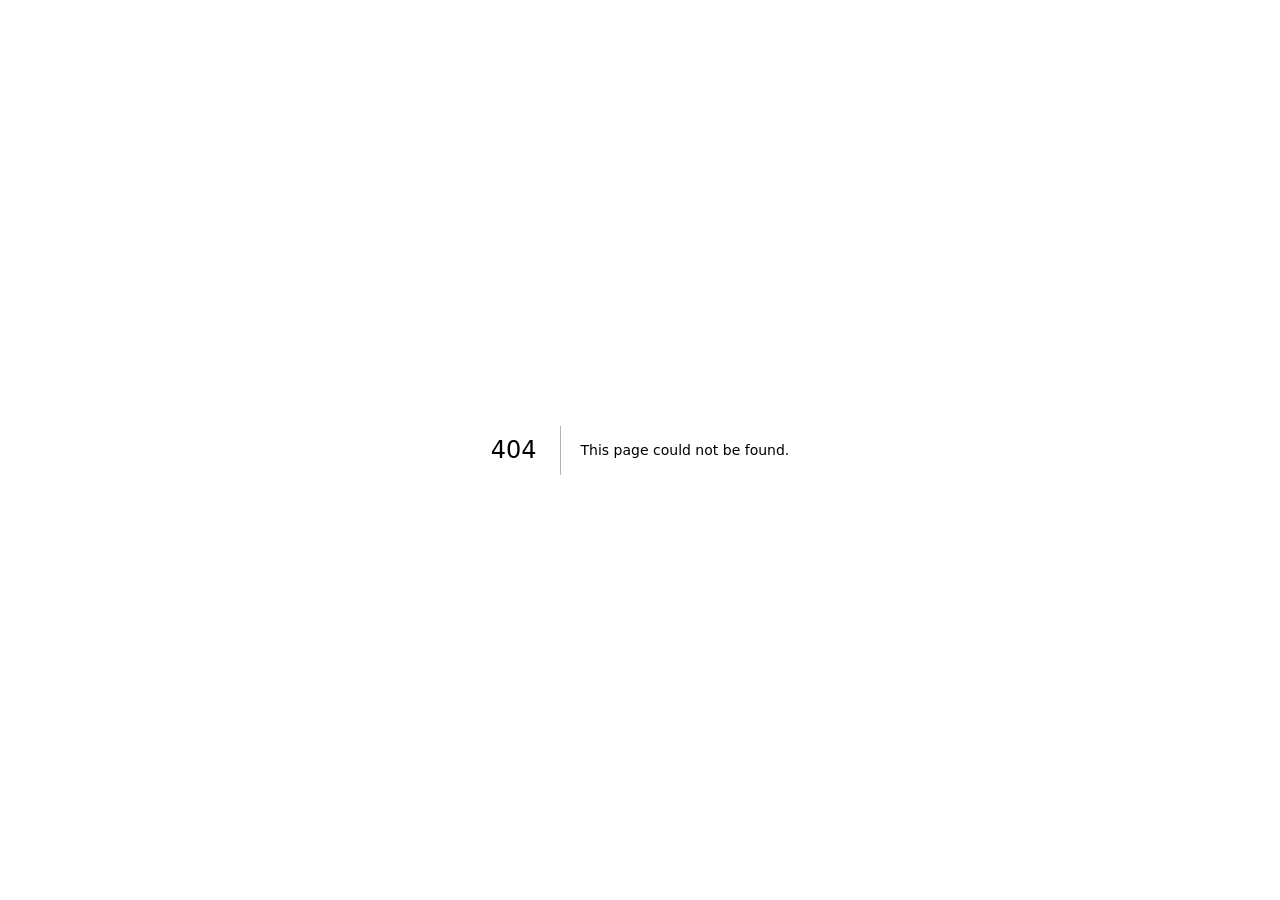
<file: projetos/gerenciador/demo/404/index.html>
<!DOCTYPE html><html lang="pt-BR" data-theme="light" class="h-full antialiased"><head><meta charSet="utf-8"/><meta name="viewport" content="width=device-width, initial-scale=1"/><link rel="stylesheet" href="/projetos/gerenciador/demo/_next/static/chunks/0e9hkz0ulmer6.css" data-precedence="next"/><link rel="preload" as="script" fetchPriority="low" href="/projetos/gerenciador/demo/_next/static/chunks/1jq4o6yq14o4c.js"/><script src="/projetos/gerenciador/demo/_next/static/chunks/3u9xko5-u_uv_.js" async=""></script><script src="/projetos/gerenciador/demo/_next/static/chunks/25o46h8mdjlrg.js" async=""></script><script src="/projetos/gerenciador/demo/_next/static/chunks/turbopack-3l1gjaq0pbk-k.js" async=""></script><script src="/projetos/gerenciador/demo/_next/static/chunks/158myu8e_yme3.js" async=""></script><meta name="robots" content="noindex"/><title>404: This page could not be found.</title><meta name="theme-color" content="#f5f6f8" media="(prefers-color-scheme: light)"/><meta name="theme-color" content="#0e1116" media="(prefers-color-scheme: dark)"/><title>Gerenciador de Links TRT | Certificado A1 e código 2FA</title><meta name="description" content="Acesso rápido aos Tribunais Regionais do Trabalho (TRT 1 a 24) e TST, com gerador de código de verificação (TOTP/2FA) para o Certificado Digital A1."/><link rel="icon" href="/projetos/gerenciador/demo/favicon.ico?favicon.2vob68tjqpejf.ico" sizes="256x256" type="image/x-icon"/><script>(function(){try{var t=localStorage.getItem('trt_manager_theme');if(t!=='light'&&t!=='dark'){t=window.matchMedia('(prefers-color-scheme: dark)').matches?'dark':'light'}document.documentElement.dataset.theme=t}catch(e){document.documentElement.dataset.theme='light'}})()</script><script src="/projetos/gerenciador/demo/_next/static/chunks/0cz1d0mv5g_q7.js" noModule=""></script></head><body class="min-h-full flex flex-col bg-bg text-fg"><div hidden=""><!--$--><!--/$--></div><div style="font-family:system-ui,&quot;Segoe UI&quot;,Roboto,Helvetica,Arial,sans-serif,&quot;Apple Color Emoji&quot;,&quot;Segoe UI Emoji&quot;;height:100vh;text-align:center;display:flex;flex-direction:column;align-items:center;justify-content:center"><div><style>body{color:#000;background:#fff;margin:0}.next-error-h1{border-right:1px solid rgba(0,0,0,.3)}@media (prefers-color-scheme:dark){body{color:#fff;background:#000}.next-error-h1{border-right:1px solid rgba(255,255,255,.3)}}</style><h1 class="next-error-h1" style="display:inline-block;margin:0 20px 0 0;padding:0 23px 0 0;font-size:24px;font-weight:500;vertical-align:top;line-height:49px">404</h1><div style="display:inline-block"><h2 style="font-size:14px;font-weight:400;line-height:49px;margin:0">This page could not be found.</h2></div></div></div><!--$--><!--/$--><script src="/projetos/gerenciador/demo/_next/static/chunks/1jq4o6yq14o4c.js" id="_R_" async=""></script><script>(self.__next_f=self.__next_f||[]).push([0])</script><script>self.__next_f.push([1,"1:\"$Sreact.fragment\"\n2:I[39756,[\"/projetos/gerenciador/demo/_next/static/chunks/158myu8e_yme3.js\"],\"default\"]\n3:I[37457,[\"/projetos/gerenciador/demo/_next/static/chunks/158myu8e_yme3.js\"],\"default\"]\n4:I[97367,[\"/projetos/gerenciador/demo/_next/static/chunks/158myu8e_yme3.js\"],\"OutletBoundary\"]\n5:\"$Sreact.suspense\"\n8:I[97367,[\"/projetos/gerenciador/demo/_next/static/chunks/158myu8e_yme3.js\"],\"ViewportBoundary\"]\na:I[97367,[\"/projetos/gerenciador/demo/_next/static/chunks/158myu8e_yme3.js\"],\"MetadataBoundary\"]\nc:I[68027,[\"/projetos/gerenciador/demo/_next/static/chunks/158myu8e_yme3.js\"],\"default\",1]\n:HL[\"/projetos/gerenciador/demo/_next/static/chunks/0e9hkz0ulmer6.css\",\"style\"]\n"])</script><script>self.__next_f.push([1,"0:{\"P\":null,\"c\":[\"\",\"_not-found\",\"\"],\"q\":\"\",\"i\":false,\"f\":[[[\"\",{\"children\":[\"/_not-found\",{\"children\":[\"__PAGE__\",{}]}]},\"$undefined\",\"$undefined\",16],[[\"$\",\"$1\",\"c\",{\"children\":[[[\"$\",\"link\",\"0\",{\"rel\":\"stylesheet\",\"href\":\"/projetos/gerenciador/demo/_next/static/chunks/0e9hkz0ulmer6.css\",\"precedence\":\"next\",\"crossOrigin\":\"$undefined\",\"nonce\":\"$undefined\"}],[\"$\",\"script\",\"script-0\",{\"src\":\"/projetos/gerenciador/demo/_next/static/chunks/158myu8e_yme3.js\",\"async\":true,\"nonce\":\"$undefined\"}]],[\"$\",\"html\",null,{\"lang\":\"pt-BR\",\"data-theme\":\"light\",\"className\":\"h-full antialiased\",\"suppressHydrationWarning\":true,\"children\":[[\"$\",\"head\",null,{\"children\":[\"$\",\"script\",null,{\"dangerouslySetInnerHTML\":{\"__html\":\"(function(){try{var t=localStorage.getItem('trt_manager_theme');if(t!=='light'\u0026\u0026t!=='dark'){t=window.matchMedia('(prefers-color-scheme: dark)').matches?'dark':'light'}document.documentElement.dataset.theme=t}catch(e){document.documentElement.dataset.theme='light'}})()\"}}]}],[\"$\",\"body\",null,{\"className\":\"min-h-full flex flex-col bg-bg text-fg\",\"children\":[\"$\",\"$L2\",null,{\"parallelRouterKey\":\"children\",\"error\":\"$undefined\",\"errorStyles\":\"$undefined\",\"errorScripts\":\"$undefined\",\"template\":[\"$\",\"$L3\",null,{}],\"templateStyles\":\"$undefined\",\"templateScripts\":\"$undefined\",\"notFound\":[[[\"$\",\"title\",null,{\"children\":\"404: This page could not be found.\"}],[\"$\",\"div\",null,{\"style\":{\"fontFamily\":\"system-ui,\\\"Segoe UI\\\",Roboto,Helvetica,Arial,sans-serif,\\\"Apple Color Emoji\\\",\\\"Segoe UI Emoji\\\"\",\"height\":\"100vh\",\"textAlign\":\"center\",\"display\":\"flex\",\"flexDirection\":\"column\",\"alignItems\":\"center\",\"justifyContent\":\"center\"},\"children\":[\"$\",\"div\",null,{\"children\":[[\"$\",\"style\",null,{\"dangerouslySetInnerHTML\":{\"__html\":\"body{color:#000;background:#fff;margin:0}.next-error-h1{border-right:1px solid rgba(0,0,0,.3)}@media (prefers-color-scheme:dark){body{color:#fff;background:#000}.next-error-h1{border-right:1px solid rgba(255,255,255,.3)}}\"}}],[\"$\",\"h1\",null,{\"className\":\"next-error-h1\",\"style\":{\"display\":\"inline-block\",\"margin\":\"0 20px 0 0\",\"padding\":\"0 23px 0 0\",\"fontSize\":24,\"fontWeight\":500,\"verticalAlign\":\"top\",\"lineHeight\":\"49px\"},\"children\":404}],[\"$\",\"div\",null,{\"style\":{\"display\":\"inline-block\"},\"children\":[\"$\",\"h2\",null,{\"style\":{\"fontSize\":14,\"fontWeight\":400,\"lineHeight\":\"49px\",\"margin\":0},\"children\":\"This page could not be found.\"}]}]]}]}]],[]],\"forbidden\":\"$undefined\",\"unauthorized\":\"$undefined\"}]}]]}]]}],{\"children\":[[\"$\",\"$1\",\"c\",{\"children\":[null,[\"$\",\"$L2\",null,{\"parallelRouterKey\":\"children\",\"error\":\"$undefined\",\"errorStyles\":\"$undefined\",\"errorScripts\":\"$undefined\",\"template\":[\"$\",\"$L3\",null,{}],\"templateStyles\":\"$undefined\",\"templateScripts\":\"$undefined\",\"notFound\":\"$undefined\",\"forbidden\":\"$undefined\",\"unauthorized\":\"$undefined\"}]]}],{\"children\":[[\"$\",\"$1\",\"c\",{\"children\":[[[\"$\",\"title\",null,{\"children\":\"404: This page could not be found.\"}],[\"$\",\"div\",null,{\"style\":\"$0:f:0:1:0:props:children:1:props:children:1:props:children:props:notFound:0:1:props:style\",\"children\":[\"$\",\"div\",null,{\"children\":[[\"$\",\"style\",null,{\"dangerouslySetInnerHTML\":{\"__html\":\"body{color:#000;background:#fff;margin:0}.next-error-h1{border-right:1px solid rgba(0,0,0,.3)}@media (prefers-color-scheme:dark){body{color:#fff;background:#000}.next-error-h1{border-right:1px solid rgba(255,255,255,.3)}}\"}}],[\"$\",\"h1\",null,{\"className\":\"next-error-h1\",\"style\":\"$0:f:0:1:0:props:children:1:props:children:1:props:children:props:notFound:0:1:props:children:props:children:1:props:style\",\"children\":404}],[\"$\",\"div\",null,{\"style\":\"$0:f:0:1:0:props:children:1:props:children:1:props:children:props:notFound:0:1:props:children:props:children:2:props:style\",\"children\":[\"$\",\"h2\",null,{\"style\":\"$0:f:0:1:0:props:children:1:props:children:1:props:children:props:notFound:0:1:props:children:props:children:2:props:children:props:style\",\"children\":\"This page could not be found.\"}]}]]}]}]],null,[\"$\",\"$L4\",null,{\"children\":[\"$\",\"$5\",null,{\"name\":\"Next.MetadataOutlet\",\"children\":\"$@6\"}]}]]}],{},null,false,null]},null,false,\"$@7\"]},null,false,null],[\"$\",\"$1\",\"h\",{\"children\":[[\"$\",\"meta\",null,{\"name\":\"robots\",\"content\":\"noindex\"}],[\"$\",\"$L8\",null,{\"children\":\"$L9\"}],[\"$\",\"div\",null,{\"hidden\":true,\"children\":[\"$\",\"$La\",null,{\"children\":[\"$\",\"$5\",null,{\"name\":\"Next.Metadata\",\"children\":\"$Lb\"}]}]}],null]}],false]],\"m\":\"$undefined\",\"G\":[\"$c\",[[\"$\",\"link\",\"0\",{\"rel\":\"stylesheet\",\"href\":\"/projetos/gerenciador/demo/_next/static/chunks/0e9hkz0ulmer6.css\",\"precedence\":\"next\",\"crossOrigin\":\"$undefined\",\"nonce\":\"$undefined\"}]]],\"S\":true,\"h\":null,\"s\":\"$undefined\",\"l\":\"$undefined\",\"p\":\"$undefined\",\"d\":\"$undefined\",\"b\":\"HAPSgVquf_j43haYqGdjN\"}\n"])</script><script>self.__next_f.push([1,"d:[]\n7:\"$Wd\"\n"])</script><script>self.__next_f.push([1,"9:[[\"$\",\"meta\",\"0\",{\"charSet\":\"utf-8\"}],[\"$\",\"meta\",\"1\",{\"name\":\"viewport\",\"content\":\"width=device-width, initial-scale=1\"}],[\"$\",\"meta\",\"2\",{\"name\":\"theme-color\",\"content\":\"#f5f6f8\",\"media\":\"(prefers-color-scheme: light)\"}],[\"$\",\"meta\",\"3\",{\"name\":\"theme-color\",\"content\":\"#0e1116\",\"media\":\"(prefers-color-scheme: dark)\"}]]\n"])</script><script>self.__next_f.push([1,"e:I[27201,[\"/projetos/gerenciador/demo/_next/static/chunks/158myu8e_yme3.js\"],\"IconMark\"]\n6:null\nb:[[\"$\",\"title\",\"0\",{\"children\":\"Gerenciador de Links TRT | Certificado A1 e código 2FA\"}],[\"$\",\"meta\",\"1\",{\"name\":\"description\",\"content\":\"Acesso rápido aos Tribunais Regionais do Trabalho (TRT 1 a 24) e TST, com gerador de código de verificação (TOTP/2FA) para o Certificado Digital A1.\"}],[\"$\",\"link\",\"2\",{\"rel\":\"icon\",\"href\":\"/projetos/gerenciador/demo/favicon.ico?favicon.2vob68tjqpejf.ico\",\"sizes\":\"256x256\",\"type\":\"image/x-icon\"}],[\"$\",\"$Le\",\"3\",{}]]\n"])</script></body></html>
</file>
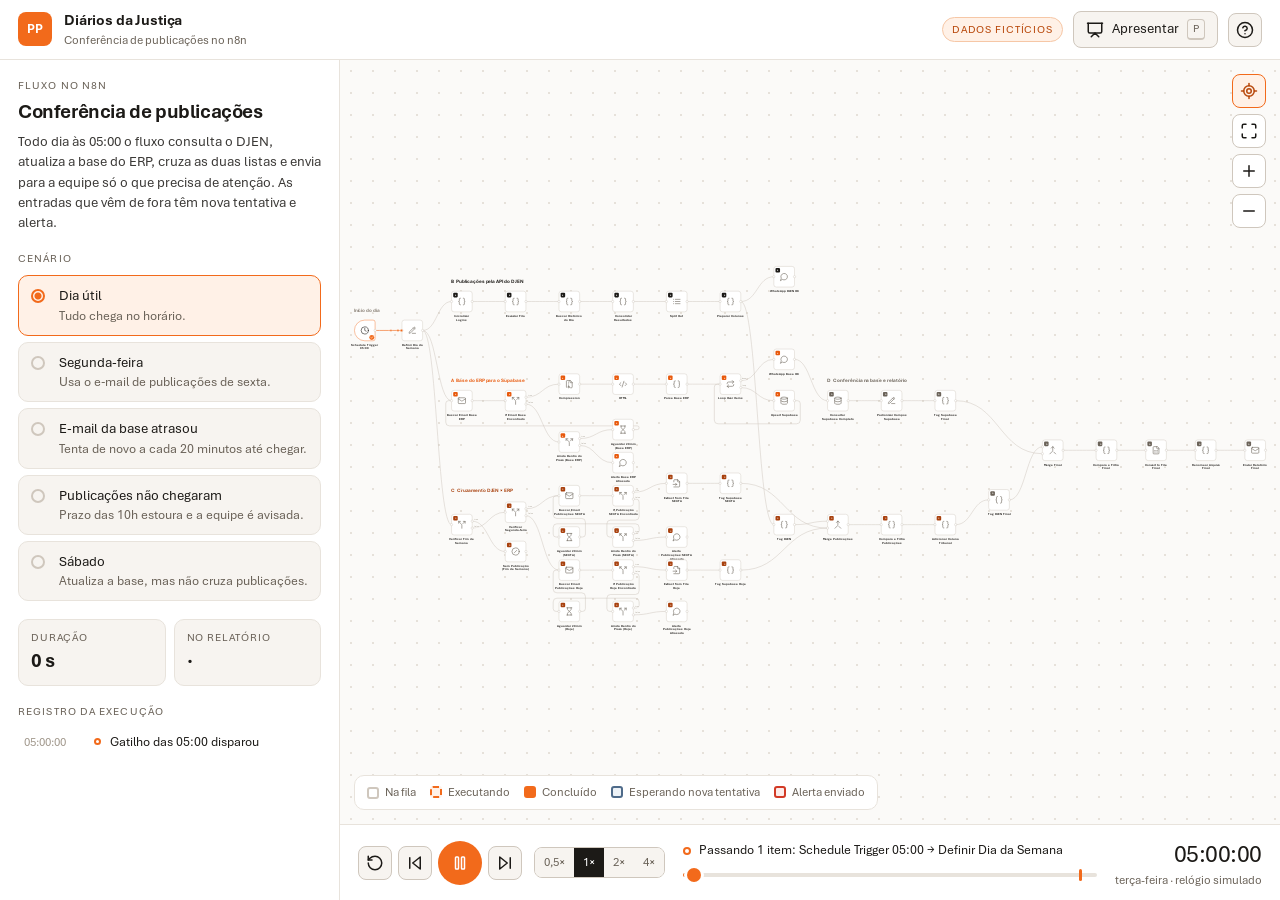
<file: projetos/diarios-djen/demo.html>
<!DOCTYPE html>
<html lang="pt-BR">
<head>
<meta charset="UTF-8">
<meta name="viewport" content="width=device-width, initial-scale=1">
<title>Diários da Justiça | demonstração do fluxo</title>
<meta name="description" content="Demonstração visual do fluxo no n8n que captura publicações do DJEN e cruza com o ERP. Dados fictícios.">
<style>
@font-face{font-family:'Aptos';font-style:normal;font-weight:300;font-display:block;src:url([data-uri]) format('woff2')}
@font-face{font-family:'Aptos';font-style:normal;font-weight:400;font-display:block;src:url([data-uri]) format('woff2')}
@font-face{font-family:'Aptos';font-style:normal;font-weight:700;font-display:block;src:url([data-uri]) format('woff2')}
/* ==========================================================================
   Diários da Justiça | demonstração do fluxo
   Tema claro, branco e laranja, tipografia Aptos
   ========================================================================== */

:root {
  --bg: #ffffff;
  --canvas: #fbfaf8;
  --dot: #e6e1da;
  --panel: #ffffff;
  --panel-2: #f7f4f0;
  --panel-3: #efe9e2;
  --line: #e8e3dc;
  --line-2: #cfc7bd;
  --text: #1c1a17;
  --muted: #6b6359;
  --faint: #a1988c;

  --accent: #f26a1b;
  --accent-ink: #b8480b;
  --accent-soft: #fff1e7;

  --ok: var(--accent);
  --ok-soft: var(--accent-soft);
  --run: var(--accent);
  --run-soft: var(--accent-soft);
  --wait: #4f6b8a;
  --wait-soft: #edf2f7;
  --alert: #d23a26;
  --alert-soft: #fdecea;

  --secT: #8a8177;
  --secA: #e8590c;
  --secB: #1c1a17;
  --secC: #a8410e;
  --secD: #6b6359;

  --sans: 'Aptos', 'Segoe UI', system-ui, sans-serif;
  --mono: 'Aptos', 'Segoe UI', system-ui, sans-serif;

  --side-w: 340px;
  --insp-w: 0px;
  --top-h: 60px;
  --bot-h: 76px;

  color-scheme: light;
}

* { box-sizing: border-box; }
html, body { height: 100%; margin: 0; }
body {
  background: var(--bg);
  color: var(--text);
  font-family: var(--sans);
  font-size: 14px;
  line-height: 1.45;
  -webkit-font-smoothing: antialiased;
  font-variant-numeric: tabular-nums;
  overflow: hidden;
}
button { font: inherit; color: inherit; }
kbd {
  font-family: var(--mono);
  font-size: 11px;
  padding: 1px 5px;
  border: 1px solid var(--line-2);
  border-bottom-width: 2px;
  border-radius: 4px;
  color: var(--muted);
  background: var(--panel-2);
}
:focus-visible { outline: 2px solid var(--accent); outline-offset: 2px; }
.sr-only { position: absolute; width: 1px; height: 1px; overflow: hidden; clip: rect(0 0 0 0); white-space: nowrap; }
.ico { width: 18px; height: 18px; fill: none; stroke: currentColor; stroke-width: 2; stroke-linecap: round; stroke-linejoin: round; flex: none; }

/* ---------- layout ---------- */
.app {
  display: grid;
  height: 100vh;
  grid-template-columns: var(--side-w) 1fr var(--insp-w);
  grid-template-rows: var(--top-h) 1fr var(--bot-h);
  grid-template-areas:
    "top top top"
    "side stage insp"
    "side bot bot";
  transition: grid-template-columns .25s ease;
}
.app.has-insp { --insp-w: 380px; }
.app.present { --side-w: 0px; --insp-w: 0px; --bot-h: 0px; }
.app.present .side, .app.present .transport, .app.present .inspector, .app.present .stage-tools { visibility: hidden; }

/* ---------- top bar ---------- */
.topbar {
  grid-area: top;
  display: flex;
  align-items: center;
  gap: 24px;
  padding: 0 18px;
  border-bottom: 1px solid var(--line);
  background: var(--panel);
  z-index: 5;
}
.brand { display: flex; align-items: center; gap: 12px; min-width: 0; }
.brand-mark {
  width: 34px; height: 34px; border-radius: 8px;
  display: grid; place-items: center;
  background: var(--accent); color: #ffffff;
  font-weight: 700; font-size: 13px; letter-spacing: .02em;
}
.brand-title { font-weight: 600; font-size: 15px; letter-spacing: -.01em; white-space: nowrap; }
.brand-sub { color: var(--muted); font-size: 12px; white-space: nowrap; }


.top-actions { display: flex; align-items: center; gap: 10px; margin-left: auto; }
.pill-fake {
  font-family: var(--mono); font-size: 11px; text-transform: uppercase; letter-spacing: .08em;
  color: var(--accent-ink); border: 1px solid #f6c7a6; background: var(--accent-soft);
  padding: 4px 9px; border-radius: 999px; white-space: nowrap;
}
.btn {
  display: inline-flex; align-items: center; gap: 8px;
  border: 1px solid var(--line-2); background: var(--panel-2);
  padding: 7px 12px; border-radius: 8px; cursor: pointer; font-weight: 500; white-space: nowrap;
}
.btn:hover { border-color: var(--muted); }
.btn.primary { background: var(--accent); color: #ffffff; border-color: var(--accent); }
.btn.primary:hover { opacity: .9; }
.btn:disabled { opacity: .4; cursor: not-allowed; }
.icon-btn {
  width: 34px; height: 34px; display: grid; place-items: center;
  border: 1px solid var(--line-2); background: var(--panel-2); border-radius: 8px; cursor: pointer;
}
.icon-btn:hover { border-color: var(--muted); }
.icon-btn:disabled { opacity: .35; cursor: not-allowed; }

/* ---------- side panel ---------- */
.side {
  grid-area: side;
  border-right: 1px solid var(--line);
  background: var(--panel);
  overflow: hidden;
  display: flex;
  flex-direction: column;
  min-width: 0;
}
.side-scroll { overflow-y: auto; padding: 18px 18px 24px; display: flex; flex-direction: column; gap: 18px; flex: 1; }
.eyebrow { font-family: var(--mono); font-size: 11px; text-transform: uppercase; letter-spacing: .1em; color: var(--muted); }
.side h2 { font-size: 20px; line-height: 1.2; margin: 6px 0 8px; letter-spacing: -.02em; font-weight: 600; text-wrap: balance; }
.side p { margin: 0; color: var(--muted); }
.side .lead { color: var(--text); opacity: .86; }

.sec-chip {
  font-family: var(--mono); font-size: 10.5px; padding: 1px 6px; border-radius: 4px;
  border: 1px solid currentColor; opacity: .9;
}

.scenarios { display: flex; flex-direction: column; gap: 6px; }
.scn {
  display: grid; grid-template-columns: 18px 1fr; gap: 10px; align-items: start; text-align: left;
  padding: 10px 12px; border-radius: 10px; border: 1px solid var(--line); background: var(--panel-2); cursor: pointer;
}
.scn:hover { border-color: var(--line-2); }
.scn .dot { width: 14px; height: 14px; border-radius: 50%; border: 2px solid var(--line-2); margin-top: 3px; }
.scn[aria-checked="true"] { border-color: var(--accent); background: var(--accent-soft); }
.scn[aria-checked="true"] .dot { border-color: var(--accent); background: radial-gradient(circle, var(--accent) 0 3px, transparent 4px); }
.scn .t { font-weight: 500; }
.scn .s { font-size: 12.5px; color: var(--muted); }

.toggle-row { display: flex; align-items: center; justify-content: space-between; gap: 12px; padding: 12px; border: 1px solid var(--line); border-radius: 10px; background: var(--panel-2); }
.switch { position: relative; width: 40px; height: 22px; border-radius: 999px; background: var(--line-2); border: 0; cursor: pointer; flex: none; }
.switch::after { content: ""; position: absolute; top: 3px; left: 3px; width: 16px; height: 16px; border-radius: 50%; background: #ffffff; transition: transform .15s ease; }
.switch[aria-checked="true"] { background: var(--alert); }
.switch[aria-checked="true"]::after { transform: translateX(18px); }

.log-box { flex: 1 1 auto; min-height: 170px; display: flex; flex-direction: column; }
.log-scroll { overflow-y: auto; flex: 1 1 0; min-height: 140px; margin: 0 -6px; padding: 0 6px; }
.log { list-style: none; margin: 0; padding: 0; display: flex; flex-direction: column; gap: 2px; font-size: 12.5px; }
.log li {
  display: grid; grid-template-columns: 62px 8px 1fr; gap: 8px; align-items: baseline;
  padding: 5px 6px; border-radius: 6px; cursor: pointer;
}
.log li:hover { background: var(--panel-2); }
.log .when { font-family: var(--mono); color: var(--faint); font-size: 11.5px; }
.log .lv { width: 7px; height: 7px; border-radius: 50%; background: var(--faint); transform: translateY(-1px); }
.log .lv.ok { background: var(--ok); }
.log .lv.run { background: var(--run); }
.log .lv.wait { background: var(--wait); }
.log .lv.alert { background: var(--alert); }
.log li.is-new { animation: logIn .35s ease; }
.log-empty { color: var(--faint); font-size: 12.5px; }
@keyframes logIn { from { background: var(--accent-soft); } to { background: transparent; } }

.stat-row { display: grid; grid-template-columns: 1fr 1fr; gap: 8px; }
.stat { border: 1px solid var(--line); border-radius: 10px; padding: 10px 12px; background: var(--panel-2); }
.stat .k { font-family: var(--mono); font-size: 10.5px; text-transform: uppercase; letter-spacing: .08em; color: var(--muted); }
.stat .v { font-size: 20px; font-weight: 600; letter-spacing: -.02em; font-variant-numeric: tabular-nums; }

/* ---------- stage ---------- */
.stage {
  grid-area: stage;
  position: relative;
  overflow: hidden;
  background-color: var(--canvas);
  background-image: radial-gradient(var(--dot) 1.2px, transparent 1.3px);
  background-size: 22px 22px;
}
.stage > svg { position: absolute; inset: 0; width: 100%; height: 100%; display: block; }
.stage > svg.is-hidden { display: none; }
#canvas { cursor: grab; touch-action: none; }
#canvas.is-dragging { cursor: grabbing; }

/* nodes */
.node { cursor: pointer; }
.node .body { fill: #ffffff; stroke: var(--line-2); stroke-width: 2; }
.node:hover .body { stroke: var(--muted); }
.node .ring { fill: none; stroke: transparent; stroke-width: 4; }
.node .icon { color: var(--muted); }
.node .icon path, .node .icon rect, .node .icon circle, .node .icon line, .node .icon polyline, .node .icon ellipse { fill: none; stroke: currentColor; stroke-width: 1.6; stroke-linecap: round; stroke-linejoin: round; }
.node .label { fill: var(--text); font-size: 15.5px; font-weight: 600; text-anchor: middle; paint-order: stroke; stroke: var(--canvas); stroke-width: 5px; stroke-linejoin: round; }
.node .sub { fill: var(--muted); font-family: var(--mono); font-size: 12.5px; text-anchor: middle; paint-order: stroke; stroke: var(--canvas); stroke-width: 5px; }
.node .handle { fill: #ffffff; stroke: var(--line-2); stroke-width: 2; }
.node .sec { font-family: var(--mono); font-size: 12px; font-weight: 700; text-anchor: middle; fill: #ffffff; }
.node .badge { display: none; }
.node .runs { display: none; }
.node .runs rect { fill: var(--text); stroke: var(--text); }
.node .runs text { fill: #ffffff; font-family: var(--mono); font-size: 12px; text-anchor: middle; }

.node.st-run .body { stroke: var(--accent); fill: var(--accent-soft); }
.node.st-run .icon { color: var(--accent-ink); }
.node.st-run .ring { stroke: var(--run); stroke-dasharray: 14 10; opacity: .9; }
.node.st-wait .body { stroke: var(--wait); fill: var(--wait-soft); }
.node.st-wait .icon { color: var(--wait); }
.node.st-wait .ring { stroke: var(--wait); stroke-dasharray: 3 9; opacity: .9; }
.node.st-ok .body { stroke: var(--accent); }
.node.st-ok .icon { color: var(--text); }
.node.st-ok .badge.ok { display: inline; }
.node.st-alert .body { stroke: var(--alert); fill: var(--alert-soft); }
.node.st-alert .icon { color: var(--alert); }
.node.st-alert .badge.alert { display: inline; }
.node.st-wait .badge.wait { display: inline; }
.node.has-runs .runs { display: inline; }
.node.st-skip { opacity: .35; }
.node.is-dim { opacity: .2; }
.node.is-hl .body { stroke: var(--accent); stroke-width: 3; fill: var(--accent-soft); }
.node.is-hl .icon { color: var(--accent-ink); }
.node.is-hl .ring { stroke: var(--accent); stroke-width: 10; opacity: .22; stroke-dasharray: none; }
.node.is-selected .body { stroke: var(--text); stroke-width: 3; }

/* edges */
.edge { fill: none; stroke: var(--line-2); stroke-width: 2.4; }
.edge.done { stroke: var(--accent); stroke-opacity: .6; }
.edge.flow { stroke: var(--accent); stroke-opacity: 1; stroke-width: 3; }
.edge.is-dim { opacity: .12; }
.edge.is-hl { stroke: var(--accent); stroke-opacity: .75; }
.edge-label { fill: var(--accent-ink); font-weight: 600; font-family: var(--mono); font-size: 13px; text-anchor: middle; paint-order: stroke; stroke: var(--canvas); stroke-width: 6px; stroke-linejoin: round; }
.edge-label.is-dim { opacity: .12; }
.out-label { fill: var(--faint); font-family: var(--mono); font-size: 11.5px; paint-order: stroke; stroke: var(--canvas); stroke-width: 4px; }
.particle { fill: var(--accent); stroke: #ffffff; stroke-width: 2; }

.sec-title { font-size: 26px; font-weight: 600; letter-spacing: -.01em; paint-order: stroke; stroke: var(--canvas); stroke-width: 8px; stroke-linejoin: round; }
.sec-title .k { font-family: var(--mono); font-size: 22px; }
.sec-title.is-dim { opacity: .2; }

/* scene 2 */

/* stage overlays */
.legend {
  position: absolute; left: 14px; bottom: 14px;
  display: flex; flex-wrap: wrap; gap: 6px 14px; align-items: center;
  padding: 8px 12px; border-radius: 10px; background: rgba(255,255,255,.94); border: 1px solid var(--line);
  font-size: 12px; color: var(--muted); max-width: calc(100% - 372px);
  backdrop-filter: blur(6px);
}
.legend span { display: inline-flex; align-items: center; gap: 6px; white-space: nowrap; }
.legend i { width: 12px; height: 12px; border-radius: 3px; border: 2px solid; display: inline-block; }
.legend .l-idle { border-color: var(--line-2); }
.legend .l-run { border-color: var(--run); }
.legend .l-ok { border-color: var(--ok); }
.legend .l-wait { border-color: var(--wait); }
.legend .l-alert { border-color: var(--alert); }

.stage-tools { position: absolute; right: 14px; top: 14px; display: flex; flex-direction: column; gap: 6px; }
.stage-tools .icon-btn { background: #ffffff; }
.stage-tools .icon-btn[aria-pressed="true"] { border-color: var(--accent); color: var(--accent-ink); background: var(--accent-soft); }

.notifs { position: absolute; right: 14px; bottom: 14px; width: 330px; display: flex; flex-direction: column; gap: 8px; pointer-events: none; }
.notif {
  border-radius: 14px; padding: 10px 12px 10px; background: #ffffff; border: 1px solid var(--line);
  box-shadow: 0 10px 28px rgba(60,40,20,.12); display: grid; grid-template-columns: 30px 1fr; gap: 10px;
  transform-origin: bottom right;
}
.notif .av { width: 30px; height: 30px; border-radius: 50%; display: grid; place-items: center; background: var(--accent-soft); color: var(--accent-ink); }
.notif .who { font-size: 12px; color: var(--muted); display: flex; justify-content: space-between; gap: 8px; }
.notif .who b { color: var(--text); font-weight: 600; }
.notif .msg { font-size: 13.5px; margin-top: 2px; }
.notif.alert { background: var(--alert-soft); border-color: #f2c2bb; }
.notif.alert .av { background: #f8d3cd; color: var(--alert); }
.notif.mail { background: #ffffff; border-color: var(--accent); }
.notif.mail .av { background: var(--accent); color: #ffffff; }
.notif .att { margin-top: 6px; display: inline-flex; gap: 6px; align-items: center; font-family: var(--mono); font-size: 11.5px; padding: 4px 8px; border-radius: 6px; background: var(--accent-soft); color: var(--accent-ink); }

.caption {
  position: absolute; left: 50%; bottom: 44px; transform: translateX(-50%);
  max-width: min(1100px, calc(100% - 80px)); text-align: center;
  font-size: 34px; line-height: 1.22; font-weight: 600; letter-spacing: -.015em;
  padding: 16px 28px; border-radius: 16px; background: rgba(255,255,255,.96); border: 1px solid var(--line);
  box-shadow: 0 14px 40px rgba(60,40,20,.14); border-bottom: 4px solid var(--accent);
  text-wrap: balance; display: none;
}
.app.present .caption.has-text { display: block; }

.titlecard {
  position: absolute; inset: 0; display: none; place-items: center; text-align: center;
  background: radial-gradient(ellipse at center, rgba(255,255,255,.9), rgba(255,255,255,.98));
}
.titlecard.on { display: grid; }
.titlecard .tc-eyebrow { font-family: var(--mono); font-size: 16px; text-transform: uppercase; letter-spacing: .18em; color: var(--accent-ink); }
.titlecard h1 { font-size: 76px; line-height: 1.02; letter-spacing: -.035em; margin: 18px 0 18px; font-weight: 600; }
.titlecard p { font-size: 26px; color: var(--muted); margin: 0; }
.titlecard .tc-big { font-size: 128px; font-weight: 700; letter-spacing: -.04em; color: var(--accent); line-height: 1; }
.titlecard .tc-foot { margin-top: 34px; font-family: var(--mono); font-size: 16px; color: var(--muted); letter-spacing: .04em; }

/* ---------- inspector ---------- */
.inspector {
  grid-area: insp;
  background: var(--panel);
  border-left: 1px solid var(--line);
  overflow-y: auto;
  min-width: 0;
}
.insp-head { position: sticky; top: 0; background: var(--panel); padding: 16px 16px 12px; border-bottom: 1px solid var(--line); display: grid; grid-template-columns: 40px 1fr 34px; gap: 12px; align-items: center; z-index: 1; }
.insp-ico { width: 40px; height: 40px; border-radius: 10px; display: grid; place-items: center; background: var(--panel-2); border: 1px solid var(--line-2); }
.insp-title { font-weight: 600; font-size: 15px; line-height: 1.25; }
.insp-type { font-family: var(--mono); font-size: 11.5px; color: var(--muted); }
.insp-body { padding: 16px; display: flex; flex-direction: column; gap: 16px; }
.insp-body p { margin: 0; color: var(--text); opacity: .9; }
.kv { display: grid; grid-template-columns: auto 1fr; gap: 6px 14px; font-size: 13px; }
.kv dt { color: var(--muted); }
.kv dd { margin: 0; font-variant-numeric: tabular-nums; }
.status-chip { display: inline-flex; align-items: center; gap: 6px; font-family: var(--mono); font-size: 12px; padding: 2px 8px; border-radius: 999px; border: 1px solid var(--line-2); color: var(--muted); }
.status-chip.ok { color: var(--ok); border-color: var(--ok); }
.status-chip.run { color: var(--run); border-color: var(--run); }
.status-chip.wait { color: var(--wait); border-color: var(--wait); }
.status-chip.alert { color: var(--alert); border-color: var(--alert); }
.tbl-wrap { overflow-x: auto; border: 1px solid var(--line); border-radius: 10px; }
table.data { border-collapse: collapse; font-size: 12px; width: 100%; }
table.data th, table.data td { padding: 6px 9px; border-bottom: 1px solid var(--line); text-align: left; white-space: nowrap; max-width: 220px; overflow: hidden; text-overflow: ellipsis; }
table.data th { font-family: var(--mono); font-weight: 500; color: var(--muted); background: var(--panel-2); font-size: 11px; }
table.data td { font-family: var(--mono); }
table.data tr:last-child td { border-bottom: 0; }
.note { font-size: 12px; color: var(--faint); }

/* ---------- transport ---------- */
.transport {
  grid-area: bot;
  border-top: 1px solid var(--line);
  background: var(--panel);
  display: grid;
  grid-template-columns: auto 1fr auto;
  align-items: center;
  gap: 18px;
  padding: 0 18px;
  min-width: 0;
}
.tp-buttons { display: flex; align-items: center; gap: 6px; }
.tp-play { width: 44px; height: 44px; border-radius: 50%; display: grid; place-items: center; background: var(--accent); color: #ffffff; border: 0; cursor: pointer; }
.tp-play:hover { opacity: .9; }
.speed { display: flex; border: 1px solid var(--line-2); border-radius: 8px; overflow: hidden; margin-left: 6px; }
.speed button { border: 0; background: var(--panel-2); padding: 6px 9px; font-family: var(--mono); font-size: 12px; color: var(--muted); cursor: pointer; }
.speed button[aria-pressed="true"] { background: var(--text); color: #ffffff; }
.tp-mid { display: flex; flex-direction: column; gap: 6px; min-width: 0; }
.tp-status { display: flex; align-items: center; gap: 8px; font-size: 13px; min-width: 0; }
.tp-status .lv { width: 8px; height: 8px; border-radius: 50%; background: var(--faint); flex: none; }
.tp-status .lv.run { background: var(--run); }
.tp-status .lv.ok { background: var(--ok); }
.tp-status .lv.wait { background: var(--wait); }
.tp-status .lv.alert { background: var(--alert); }
.tp-status .txt { white-space: nowrap; overflow: hidden; text-overflow: ellipsis; }
.scrub { position: relative; height: 18px; }
.scrub input { position: absolute; inset: 0; width: 100%; margin: 0; opacity: 0; cursor: pointer; }
.scrub .track { position: absolute; left: 0; right: 0; top: 7px; height: 4px; border-radius: 2px; background: var(--line); pointer-events: none; }
.scrub .fill { position: absolute; left: 0; top: 7px; height: 4px; border-radius: 2px; background: var(--accent); pointer-events: none; }
.scrub .knob { position: absolute; top: 2px; width: 14px; height: 14px; margin-left: -7px; border-radius: 50%; background: var(--accent); box-shadow: 0 0 0 3px var(--panel); pointer-events: none; }
.scrub .mk { position: absolute; top: 3px; width: 3px; height: 12px; margin-left: -1.5px; border-radius: 2px; pointer-events: none; }
.scrub .mk.wait { background: var(--wait); }
.scrub .mk.alert { background: var(--alert); }
.scrub .mk.ok { background: var(--ok); }
.scrub input:focus-visible ~ .knob { box-shadow: 0 0 0 3px var(--accent-soft), 0 0 0 5px var(--accent); }
.tp-clock { text-align: right; }
.tp-clock .c { font-family: var(--mono); font-size: 24px; font-weight: 500; font-variant-numeric: tabular-nums; letter-spacing: -.02em; }
.tp-clock .d { font-size: 11.5px; color: var(--muted); }

/* ---------- help ---------- */
.help { position: fixed; inset: 0; background: rgba(28,26,23,.35); display: grid; place-items: center; z-index: 20; padding: 20px; }
.help[hidden] { display: none; }
.help-card { width: min(760px, 100%); max-height: calc(100vh - 40px); overflow-y: auto; background: var(--panel); border: 1px solid var(--line-2); border-radius: 16px; padding: 24px; }
.help-card h2 { margin: 0 0 4px; font-size: 22px; letter-spacing: -.02em; }
.help-grid { display: grid; grid-template-columns: 1fr 1fr; gap: 24px; margin-top: 18px; }
.help-card h3 { font-size: 12px; font-family: var(--mono); text-transform: uppercase; letter-spacing: .1em; color: var(--muted); margin: 0 0 10px; font-weight: 500; }
.help-card ul { list-style: none; margin: 0; padding: 0; display: flex; flex-direction: column; gap: 8px; }
.help-card li { display: flex; justify-content: space-between; gap: 12px; align-items: center; }
.help-card .legend-list li { justify-content: flex-start; }
.help-card .legend-list i { width: 14px; height: 14px; border-radius: 4px; border: 2px solid; }
.help-card p { color: var(--muted); margin: 0; }

.toast {
  position: fixed; left: 50%; top: 74px; transform: translate(-50%, -10px); opacity: 0;
  background: var(--panel-3); border: 1px solid var(--line-2); padding: 9px 14px; border-radius: 10px;
  font-size: 13px; z-index: 30; transition: opacity .2s ease, transform .2s ease; pointer-events: none;
}
.toast.on { opacity: 1; transform: translate(-50%, 0); }

/* ---------- small screens ---------- */
@media (max-width: 1100px) {
  :root { --side-w: 290px; }
  .brand-sub { display: none; }
}
@media (max-width: 860px) {
  :root { --side-w: 0px; }
  .side { visibility: hidden; }
  .app.side-open { --side-w: 300px; }
  .app.side-open .side { visibility: visible; }
  .app.has-insp { --insp-w: 0px; }
  .app.has-insp .inspector { position: fixed; right: 0; top: var(--top-h); bottom: 0; width: min(380px, 100vw); z-index: 8; }
  .pill-fake, #btnPresent .lbl { display: none; }
  .tp-clock .d { display: none; }
  .notifs { width: 260px; }
  .help-grid { grid-template-columns: 1fr; }
}
@media (prefers-reduced-motion: reduce) {
  .app { transition: none; }
  .log li.is-new { animation: none; }
}

/* ---------- estados com a paleta laranja ---------- */
.log .lv.run, .tp-status .lv.run { background: #ffffff; box-shadow: inset 0 0 0 2px var(--accent); }
.legend .l-run { border-color: var(--accent); border-style: dashed; background: var(--accent-soft); }
.legend .l-ok { border-color: var(--accent); background: var(--accent); }
.legend .l-wait { background: var(--wait-soft); }
.legend .l-alert { background: var(--alert-soft); }
.notif.mail { pointer-events: auto; cursor: pointer; }
.notif.mail:hover { box-shadow: 0 10px 28px rgba(242,106,27,.22); }
.stat.is-link { cursor: pointer; border-color: #f6c7a6; background: var(--accent-soft); }
.stat.is-link .k { color: var(--accent-ink); }
.stat.is-link:hover { border-color: var(--accent); }

/* ---------- relatório gerado ---------- */
.report {
  position: absolute; inset: 0; display: grid; place-items: center; padding: 28px;
  background: rgba(251,250,248,.72); backdrop-filter: blur(3px); z-index: 4;
}
.report[hidden] { display: none; }
.rep-card {
  width: min(1180px, 100%); max-height: 100%; display: flex; flex-direction: column;
  background: #ffffff; border: 1px solid var(--line); border-radius: 18px;
  box-shadow: 0 24px 60px rgba(60,40,20,.18); overflow: hidden;
}
.rep-head { display: grid; grid-template-columns: 52px 1fr auto; gap: 16px; align-items: center; padding: 20px 24px; border-bottom: 1px solid var(--line); }
.rep-file { width: 52px; height: 52px; border-radius: 12px; background: var(--accent); color: #ffffff; display: grid; place-items: center; }
.rep-file .ico { width: 26px; height: 26px; }
.rep-title { font-family: var(--mono); font-size: 18px; font-weight: 600; }
.rep-sub { color: var(--muted); font-size: 14px; margin-top: 2px; }
.rep-body { padding: 20px 24px 22px; display: flex; flex-direction: column; gap: 16px; min-height: 0; }
.rep-stats { display: grid; grid-template-columns: repeat(3, 1fr); gap: 12px; }
.rep-stat { border: 1px solid var(--line); border-radius: 14px; padding: 14px 16px; display: grid; grid-template-columns: auto 1fr; gap: 4px 14px; align-items: center; }
.rep-stat .v { font-size: 40px; font-weight: 700; letter-spacing: -.03em; line-height: 1; font-variant-numeric: tabular-nums; grid-row: span 2; }
.rep-stat .k { font-weight: 600; font-size: 15px; line-height: 1.25; }
.rep-stat .s { font-size: 13px; color: var(--muted); line-height: 1.3; }
.rep-stat.total { background: var(--accent); border-color: var(--accent); color: #ffffff; }
.rep-stat.total .s { color: rgba(255,255,255,.85); }
.rep-stat.semcad .v { color: var(--text); }
.rep-stat.naocap .v { color: var(--accent-ink); }
.rep-note { color: var(--muted); font-size: 14.5px; margin: 0; }
.rep-sheet { border: 1px solid var(--line); border-radius: 12px; overflow: auto; min-height: 0; }
.rep-sheet table { border-collapse: collapse; width: 100%; font-size: 14px; }
.rep-sheet th, .rep-sheet td { padding: 8px 12px; border-bottom: 1px solid var(--line); border-right: 1px solid var(--line); text-align: left; white-space: nowrap; }
.rep-sheet th:last-child, .rep-sheet td:last-child { border-right: 0; }
.rep-sheet thead th { position: sticky; top: 0; background: #fff7f1; font-weight: 600; font-size: 13px; color: var(--accent-ink); border-bottom: 2px solid var(--accent); z-index: 1; }
.rep-sheet td.rn, .rep-sheet th.rn { width: 44px; text-align: right; color: var(--faint); font-family: var(--mono); font-size: 12px; background: var(--panel-2); }
.rep-sheet td.mono { font-family: var(--mono); font-size: 13px; }
.rep-sheet td.semcad { font-family: var(--mono); font-size: 13px; color: var(--accent-ink); font-weight: 600; }
.chip { display: inline-flex; align-items: center; gap: 6px; padding: 3px 10px; border-radius: 999px; font-size: 12.5px; font-weight: 600; }
.chip.semcad { background: var(--text); color: #ffffff; }
.chip.naocap { background: var(--accent-soft); color: var(--accent-ink); box-shadow: inset 0 0 0 1px #f6c7a6; }
.rep-foot { display: flex; justify-content: space-between; gap: 12px; color: var(--faint); font-size: 12.5px; }
.app.present .rep-close { display: none; }
@media (max-width: 860px) { .rep-stats { grid-template-columns: 1fr; } .rep-stat .v { font-size: 30px; } }

.only-small { display: none; }
@media (max-width: 860px) { .only-small { display: grid; } }
</style>
</head>
<body>
<div class="app" id="app">

  <header class="topbar">
    <button class="icon-btn only-small" id="btnSide" aria-label="Mostrar painel lateral" title="Painel lateral">
      <svg class="ico" viewBox="0 0 24 24"><path d="M4 6h16M4 12h16M4 18h16"/></svg>
    </button>
    <div class="brand">
      <div class="brand-mark" aria-hidden="true">PP</div>
      <div>
        <div class="brand-title">Diários da Justiça</div>
        <div class="brand-sub">Conferência de publicações no n8n</div>
      </div>
    </div>


    <div class="top-actions">
      <span class="pill-fake" title="Nenhum processo, cliente ou credencial real aparece nesta demonstração">Dados fictícios</span>
      <button class="btn" id="btnPresent" title="Apresentação automática (P)">
        <svg class="ico" viewBox="0 0 24 24" data-icon="presentation"></svg>
        <span class="lbl">Apresentar</span> <kbd>P</kbd>
      </button>
      <button class="icon-btn" id="btnHelp" aria-label="Ajuda e atalhos" title="Ajuda e atalhos (?)">
        <svg class="ico" viewBox="0 0 24 24" data-icon="circle-help"></svg>
      </button>
    </div>
  </header>

  <aside class="side" id="side" aria-label="Painel do capítulo">
    <div class="side-scroll" id="sideContent"></div>
  </aside>

  <main class="stage" id="stage">
    <svg id="canvas" role="img" aria-label="Canvas do workflow no n8n, com os blocos de cada etapa"></svg>

    <div class="legend" id="legend" aria-label="Legenda">
      <span><i class="l-idle"></i>Na fila</span>
      <span><i class="l-run"></i>Executando</span>
      <span><i class="l-ok"></i>Concluído</span>
      <span><i class="l-wait"></i>Esperando nova tentativa</span>
      <span><i class="l-alert"></i>Alerta enviado</span>
    </div>

    <div class="stage-tools" id="stageTools">
      <button class="icon-btn" id="btnFollow" aria-pressed="true" title="Seguir a execução (F)" aria-label="Seguir a execução">
        <svg class="ico" viewBox="0 0 24 24" data-icon="locate-fixed"></svg>
      </button>
      <button class="icon-btn" id="btnFit" title="Ver o fluxo inteiro (0)" aria-label="Ver o fluxo inteiro">
        <svg class="ico" viewBox="0 0 24 24" data-icon="maximize"></svg>
      </button>
      <button class="icon-btn" id="btnZoomIn" title="Aproximar (+)" aria-label="Aproximar">
        <svg class="ico" viewBox="0 0 24 24" data-icon="plus"></svg>
      </button>
      <button class="icon-btn" id="btnZoomOut" title="Afastar (-)" aria-label="Afastar">
        <svg class="ico" viewBox="0 0 24 24" data-icon="minus"></svg>
      </button>
    </div>

    <div class="notifs" id="notifs" aria-live="polite"></div>
    <div class="caption" id="caption" aria-live="polite"></div>
    <section class="report" id="report" hidden aria-label="Relatório gerado"></section>
    <div class="titlecard" id="titlecard"></div>
  </main>

  <aside class="inspector" id="inspector" aria-label="Detalhes do bloco" hidden></aside>

  <footer class="transport">
    <div class="tp-buttons">
      <button class="icon-btn" id="btnRestart" title="Recomeçar (R)" aria-label="Recomeçar">
        <svg class="ico" viewBox="0 0 24 24" data-icon="rotate-ccw"></svg>
      </button>
      <button class="icon-btn" id="btnPrev" title="Etapa anterior (seta para a esquerda)" aria-label="Etapa anterior">
        <svg class="ico" viewBox="0 0 24 24" data-icon="skip-back"></svg>
      </button>
      <button class="tp-play" id="btnPlay" title="Reproduzir ou pausar (espaço)" aria-label="Reproduzir">
        <svg class="ico" viewBox="0 0 24 24" data-icon="play"></svg>
      </button>
      <button class="icon-btn" id="btnNext" title="Próxima etapa (seta para a direita)" aria-label="Próxima etapa">
        <svg class="ico" viewBox="0 0 24 24" data-icon="skip-forward"></svg>
      </button>
      <div class="speed" role="group" aria-label="Velocidade">
        <button data-speed="0.5" aria-pressed="false">0,5×</button>
        <button data-speed="1" aria-pressed="true">1×</button>
        <button data-speed="2" aria-pressed="false">2×</button>
        <button data-speed="4" aria-pressed="false">4×</button>
      </div>
    </div>
    <div class="tp-mid">
      <div class="tp-status"><span class="lv" id="stLv"></span><span class="txt" id="stTxt">Pronto para executar</span></div>
      <div class="scrub" id="scrub">
        <div class="track"></div>
        <div class="fill" id="scrubFill"></div>
        <div id="scrubMarks"></div>
        <input type="range" id="scrubInput" min="0" max="1000" step="1" value="0" aria-label="Posição na linha do tempo">
        <div class="knob" id="scrubKnob"></div>
      </div>
    </div>
    <div class="tp-clock">
      <div class="c" id="clock">05:00:00</div>
      <div class="d" id="clockDay">terça-feira · relógio simulado</div>
    </div>
  </footer>
</div>

<div class="help" id="help" hidden role="dialog" aria-modal="true" aria-labelledby="helpTitle">
  <div class="help-card">
    <div style="display:flex;justify-content:space-between;gap:16px;align-items:start">
      <div>
        <h2 id="helpTitle">Como usar</h2>
        <p>Uma réplica do fluxo que confere as publicações do DJEN com o ERP todo dia no n8n. Escolha um cenário no painel lateral para ver como ele reage. Os dados são fictícios.</p>
      </div>
      <button class="icon-btn" id="btnHelpClose" aria-label="Fechar ajuda"><svg class="ico" viewBox="0 0 24 24" data-icon="x"></svg></button>
    </div>
    <div class="help-grid">
      <div>
        <h3>Atalhos</h3>
        <ul>
          <li><span>Reproduzir ou pausar</span><kbd>Espaço</kbd></li>
          <li><span>Etapa anterior / próxima</span><span><kbd>←</kbd> <kbd>→</kbd></span></li>
          <li><span>Recomeçar</span><kbd>R</kbd></li>
          <li><span>Velocidade</span><span><kbd>[</kbd> <kbd>]</kbd></span></li>
          <li><span>Seguir a execução</span><kbd>F</kbd></li>
          <li><span>Ver o fluxo inteiro</span><kbd>0</kbd></li>
          <li><span>Modo apresentação</span><kbd>P</kbd></li>
          <li><span>Abrir o relatório gerado</span><kbd>V</kbd></li>
          <li><span>Fechar painéis</span><kbd>Esc</kbd></li>
        </ul>
      </div>
      <div>
        <h3>Como ler o canvas</h3>
        <ul class="legend-list">
          <li><i style="border-color:var(--line-2)"></i>Bloco na fila, ainda não rodou</li>
          <li><i style="border-color:var(--accent);border-style:dashed;background:var(--accent-soft)"></i>Bloco executando agora</li>
          <li><i style="border-color:var(--accent);background:var(--accent)"></i>Concluído, com a quantidade de itens na linha</li>
          <li><i style="border-color:var(--wait)"></i>Esperando 20 minutos para tentar de novo</li>
          <li><i style="border-color:var(--alert)"></i>Prazo estourado, alerta enviado no WhatsApp</li>
        </ul>
        <p style="margin-top:14px">Clique em qualquer bloco para ver o que ele faz e uma amostra dos dados que saíram dele. Arraste para mover o canvas e use a roda do mouse para aproximar.</p>
      </div>
    </div>
  </div>
</div>

<div class="toast" id="toast" role="status"></div>

<script>
window.GRAPH = {"nodes":[{"id":"n00","name":"Schedule Trigger 05:00","type":"scheduleTrigger","typeLabel":"Schedule Trigger","icon":"clock","x":-3450,"y":-420,"section":"T"},{"id":"n01","name":"Definir Dia da Semana","type":"set","typeLabel":"Edit Fields (Set)","icon":"pencil-line","x":-3220,"y":-420,"section":"T"},{"id":"n02","name":"Buscar Email Base ERP","type":"microsoftOutlook","typeLabel":"Microsoft Outlook","icon":"mail","x":-2980,"y":-80,"section":"A"},{"id":"n03","name":"If Email Base Encontrado","type":"if","typeLabel":"If","icon":"split","x":-2720,"y":-80,"section":"A"},{"id":"n04","name":"Compression","type":"compression","typeLabel":"Compression","icon":"file-archive","x":-2460,"y":-160,"section":"A"},{"id":"n05","name":"HTML","type":"html","typeLabel":"HTML","icon":"code-xml","x":-2200,"y":-160,"section":"A"},{"id":"n06","name":"Parse Base ERP","type":"code","typeLabel":"Code","icon":"braces","x":-1940,"y":-160,"section":"A"},{"id":"n07","name":"Loop Over Items","type":"splitInBatches","typeLabel":"Loop Over Items","icon":"repeat","x":-1680,"y":-160,"section":"A"},{"id":"n08","name":"Upsert Supabase","type":"postgres","typeLabel":"Postgres","icon":"database","x":-1420,"y":-80,"section":"A"},{"id":"n09","name":"WhatsApp Base OK","type":"evolutionApi","typeLabel":"Evolution API (WhatsApp)","icon":"message-circle","x":-1420,"y":-280,"section":"A"},{"id":"n10","name":"Ainda Dentro do Prazo (Base ERP)","type":"if","typeLabel":"If","icon":"split","x":-2460,"y":120,"section":"A"},{"id":"n11","name":"Aguardar 20min (Base ERP)","type":"wait","typeLabel":"Wait","icon":"hourglass","x":-2200,"y":60,"section":"A"},{"id":"n12","name":"Alerta Base ERP Atrasada","type":"evolutionApi","typeLabel":"Evolution API (WhatsApp)","icon":"message-circle","x":-2200,"y":220,"section":"A"},{"id":"n13","name":"Inicializar Logins","type":"code","typeLabel":"Code","icon":"braces","x":-2980,"y":-560,"section":"B"},{"id":"n14","name":"Esvaziar Fila","type":"code","typeLabel":"Code","icon":"braces","x":-2720,"y":-560,"section":"B"},{"id":"n15","name":"Buscar Histórico do Dia","type":"code","typeLabel":"Code","icon":"braces","x":-2460,"y":-560,"section":"B"},{"id":"n16","name":"Consolidar Resultados","type":"code","typeLabel":"Code","icon":"braces","x":-2200,"y":-560,"section":"B"},{"id":"n17","name":"Split Out","type":"splitOut","typeLabel":"Split Out","icon":"list","x":-1940,"y":-560,"section":"B"},{"id":"n18","name":"Preparar Colunas","type":"code","typeLabel":"Code","icon":"braces","x":-1680,"y":-560,"section":"B"},{"id":"n19","name":"WhatsApp DJEN OK","type":"evolutionApi","typeLabel":"Evolution API (WhatsApp)","icon":"message-circle","x":-1420,"y":-680,"section":"B"},{"id":"n20","name":"Verificar Fim de Semana","type":"if","typeLabel":"If","icon":"split","x":-2980,"y":520,"section":"C"},{"id":"n21","name":"Sem Publicação (Fim de Semana)","type":"noOp","typeLabel":"No Operation","icon":"circle-slash","x":-2720,"y":650,"section":"C"},{"id":"n22","name":"Verificar Segunda-feira","type":"if","typeLabel":"If","icon":"split","x":-2720,"y":460,"section":"C"},{"id":"n23","name":"Buscar Email Publicações SEXTA","type":"microsoftOutlook","typeLabel":"Microsoft Outlook","icon":"mail","x":-2460,"y":380,"section":"C"},{"id":"n24","name":"If Publicação SEXTA Encontrada","type":"if","typeLabel":"If","icon":"split","x":-2200,"y":380,"section":"C"},{"id":"n25","name":"Extract from File SEXTA","type":"extractFromFile","typeLabel":"Extract from File","icon":"file-input","x":-1940,"y":320,"section":"C"},{"id":"n26","name":"Tag Supabase SEXTA","type":"code","typeLabel":"Code","icon":"braces","x":-1680,"y":320,"section":"C"},{"id":"n27","name":"Ainda Dentro do Prazo (SEXTA)","type":"if","typeLabel":"If","icon":"split","x":-2200,"y":580,"section":"C"},{"id":"n28","name":"Aguardar 20min (SEXTA)","type":"wait","typeLabel":"Wait","icon":"hourglass","x":-2460,"y":580,"section":"C"},{"id":"n29","name":"Alerta Publicações SEXTA Atrasada","type":"evolutionApi","typeLabel":"Evolution API (WhatsApp)","icon":"message-circle","x":-1940,"y":580,"section":"C"},{"id":"n30","name":"Buscar Email Publicações Hoje","type":"microsoftOutlook","typeLabel":"Microsoft Outlook","icon":"mail","x":-2460,"y":740,"section":"C"},{"id":"n31","name":"If Publicação Hoje Encontrada","type":"if","typeLabel":"If","icon":"split","x":-2200,"y":740,"section":"C"},{"id":"n32","name":"Extract from File Hoje","type":"extractFromFile","typeLabel":"Extract from File","icon":"file-input","x":-1940,"y":740,"section":"C"},{"id":"n33","name":"Tag Supabase Hoje","type":"code","typeLabel":"Code","icon":"braces","x":-1680,"y":740,"section":"C"},{"id":"n34","name":"Ainda Dentro do Prazo (Hoje)","type":"if","typeLabel":"If","icon":"split","x":-2200,"y":940,"section":"C"},{"id":"n35","name":"Aguardar 20min (Hoje)","type":"wait","typeLabel":"Wait","icon":"hourglass","x":-2460,"y":940,"section":"C"},{"id":"n36","name":"Alerta Publicações Hoje Atrasada","type":"evolutionApi","typeLabel":"Evolution API (WhatsApp)","icon":"message-circle","x":-1940,"y":940,"section":"C"},{"id":"n37","name":"Tag DJEN","type":"code","typeLabel":"Code","icon":"braces","x":-1420,"y":520,"section":"C"},{"id":"n38","name":"Merge Publicações","type":"merge","typeLabel":"Merge","icon":"merge","x":-1160,"y":520,"section":"C"},{"id":"n39","name":"Compara e Filtra Publicações","type":"code","typeLabel":"Code","icon":"braces","x":-900,"y":520,"section":"C"},{"id":"n40","name":"Adicionar Coluna Tribunal","type":"code","typeLabel":"Code","icon":"braces","x":-640,"y":520,"section":"C"},{"id":"n41","name":"Consultar Supabase Completo","type":"supabase","typeLabel":"Supabase","icon":"database","x":-1160,"y":-80,"section":"D"},{"id":"n42","name":"Padronizar Campos Supabase","type":"set","typeLabel":"Edit Fields (Set)","icon":"pencil-line","x":-900,"y":-80,"section":"D"},{"id":"n43","name":"Tag Supabase Final","type":"code","typeLabel":"Code","icon":"braces","x":-640,"y":-80,"section":"D"},{"id":"n44","name":"Tag DJEN Final","type":"code","typeLabel":"Code","icon":"braces","x":-380,"y":400,"section":"D"},{"id":"n45","name":"Merge Final","type":"merge","typeLabel":"Merge","icon":"merge","x":-120,"y":160,"section":"D"},{"id":"n46","name":"Compara e Filtra Final","type":"code","typeLabel":"Code","icon":"braces","x":140,"y":160,"section":"D"},{"id":"n47","name":"Convert to File Final","type":"convertToFile","typeLabel":"Convert to File","icon":"file-spreadsheet","x":380,"y":160,"section":"D"},{"id":"n48","name":"Renomear Arquivo Final","type":"code","typeLabel":"Code","icon":"braces","x":620,"y":160,"section":"D"},{"id":"n49","name":"Enviar Relatório Final","type":"microsoftOutlook","typeLabel":"Microsoft Outlook","icon":"mail","x":860,"y":160,"section":"D"}],"edges":[{"from":"n00","out":0,"to":"n01","in":0},{"from":"n01","out":0,"to":"n02","in":0},{"from":"n01","out":0,"to":"n13","in":0},{"from":"n01","out":0,"to":"n20","in":0},{"from":"n02","out":0,"to":"n03","in":0},{"from":"n03","out":0,"to":"n04","in":0},{"from":"n03","out":1,"to":"n10","in":0},{"from":"n10","out":0,"to":"n11","in":0},{"from":"n10","out":1,"to":"n12","in":0},{"from":"n11","out":0,"to":"n02","in":0},{"from":"n04","out":0,"to":"n05","in":0},{"from":"n05","out":0,"to":"n06","in":0},{"from":"n06","out":0,"to":"n07","in":0},{"from":"n07","out":0,"to":"n09","in":0},{"from":"n07","out":1,"to":"n08","in":0},{"from":"n08","out":0,"to":"n07","in":0},{"from":"n09","out":0,"to":"n41","in":0},{"from":"n41","out":0,"to":"n42","in":0},{"from":"n42","out":0,"to":"n43","in":0},{"from":"n43","out":0,"to":"n45","in":1},{"from":"n13","out":0,"to":"n14","in":0},{"from":"n14","out":0,"to":"n15","in":0},{"from":"n15","out":0,"to":"n16","in":0},{"from":"n16","out":0,"to":"n17","in":0},{"from":"n17","out":0,"to":"n18","in":0},{"from":"n18","out":0,"to":"n19","in":0},{"from":"n18","out":0,"to":"n37","in":0},{"from":"n20","out":0,"to":"n21","in":0},{"from":"n20","out":1,"to":"n22","in":0},{"from":"n22","out":0,"to":"n23","in":0},{"from":"n22","out":1,"to":"n30","in":0},{"from":"n23","out":0,"to":"n24","in":0},{"from":"n24","out":0,"to":"n25","in":0},{"from":"n24","out":1,"to":"n27","in":0},{"from":"n27","out":0,"to":"n28","in":0},{"from":"n27","out":1,"to":"n29","in":0},{"from":"n28","out":0,"to":"n23","in":0},{"from":"n25","out":0,"to":"n26","in":0},{"from":"n26","out":0,"to":"n38","in":1},{"from":"n30","out":0,"to":"n31","in":0},{"from":"n31","out":0,"to":"n32","in":0},{"from":"n31","out":1,"to":"n34","in":0},{"from":"n34","out":0,"to":"n35","in":0},{"from":"n34","out":1,"to":"n36","in":0},{"from":"n35","out":0,"to":"n30","in":0},{"from":"n32","out":0,"to":"n33","in":0},{"from":"n33","out":0,"to":"n38","in":1},{"from":"n37","out":0,"to":"n38","in":0},{"from":"n38","out":0,"to":"n39","in":0},{"from":"n39","out":0,"to":"n40","in":0},{"from":"n40","out":0,"to":"n44","in":0},{"from":"n44","out":0,"to":"n45","in":0},{"from":"n45","out":0,"to":"n46","in":0},{"from":"n46","out":0,"to":"n47","in":0},{"from":"n47","out":0,"to":"n48","in":0},{"from":"n48","out":0,"to":"n49","in":0}]};
window.ICONS = {"clock":"<circle cx=\"12\" cy=\"12\" r=\"10\"/><polyline points=\"12 6 12 12 16 14\"/>","pencil-line":"<path d=\"M12 20h9\"/><path d=\"M16.376 3.622a1 1 0 0 1 3.002 3.002L7.368 18.635a2 2 0 0 1-.855.506l-2.872.838a.5.5 0 0 1-.62-.62l.838-2.872a2 2 0 0 1 .506-.854z\"/><path d=\"m15 5 3 3\"/>","mail":"<rect width=\"20\" height=\"16\" x=\"2\" y=\"4\" rx=\"2\"/><path d=\"m22 7-8.97 5.7a1.94 1.94 0 0 1-2.06 0L2 7\"/>","split":"<path d=\"M16 3h5v5\"/><path d=\"M8 3H3v5\"/><path d=\"M12 22v-8.3a4 4 0 0 0-1.172-2.872L3 3\"/><path d=\"m15 9 6-6\"/>","file-archive":"<path d=\"M10 12v-1\"/><path d=\"M10 18v-2\"/><path d=\"M10 7V6\"/><path d=\"M14 2v4a2 2 0 0 0 2 2h4\"/><path d=\"M15.5 22H18a2 2 0 0 0 2-2V7l-5-5H6a2 2 0 0 0-2 2v16a2 2 0 0 0 .274 1.01\"/><circle cx=\"10\" cy=\"20\" r=\"2\"/>","code-xml":"<path d=\"m18 16 4-4-4-4\"/><path d=\"m6 8-4 4 4 4\"/><path d=\"m14.5 4-5 16\"/>","braces":"<path d=\"M8 3H7a2 2 0 0 0-2 2v5a2 2 0 0 1-2 2 2 2 0 0 1 2 2v5c0 1.1.9 2 2 2h1\"/><path d=\"M16 21h1a2 2 0 0 0 2-2v-5c0-1.1.9-2 2-2a2 2 0 0 1-2-2V5a2 2 0 0 0-2-2h-1\"/>","repeat":"<path d=\"m17 2 4 4-4 4\"/><path d=\"M3 11v-1a4 4 0 0 1 4-4h14\"/><path d=\"m7 22-4-4 4-4\"/><path d=\"M21 13v1a4 4 0 0 1-4 4H3\"/>","database":"<ellipse cx=\"12\" cy=\"5\" rx=\"9\" ry=\"3\"/><path d=\"M3 5V19A9 3 0 0 0 21 19V5\"/><path d=\"M3 12A9 3 0 0 0 21 12\"/>","message-circle":"<path d=\"M7.9 20A9 9 0 1 0 4 16.1L2 22Z\"/>","hourglass":"<path d=\"M5 22h14\"/><path d=\"M5 2h14\"/><path d=\"M17 22v-4.172a2 2 0 0 0-.586-1.414L12 12l-4.414 4.414A2 2 0 0 0 7 17.828V22\"/><path d=\"M7 2v4.172a2 2 0 0 0 .586 1.414L12 12l4.414-4.414A2 2 0 0 0 17 6.172V2\"/>","list":"<path d=\"M3 12h.01\"/><path d=\"M3 18h.01\"/><path d=\"M3 6h.01\"/><path d=\"M8 12h13\"/><path d=\"M8 18h13\"/><path d=\"M8 6h13\"/>","circle-slash":"<circle cx=\"12\" cy=\"12\" r=\"10\"/><line x1=\"9\" x2=\"15\" y1=\"15\" y2=\"9\"/>","file-input":"<path d=\"M4 22h14a2 2 0 0 0 2-2V7l-5-5H6a2 2 0 0 0-2 2v4\"/><path d=\"M14 2v4a2 2 0 0 0 2 2h4\"/><path d=\"M2 15h10\"/><path d=\"m9 18 3-3-3-3\"/>","merge":"<path d=\"m8 6 4-4 4 4\"/><path d=\"M12 2v10.3a4 4 0 0 1-1.172 2.872L4 22\"/><path d=\"m20 22-5-5\"/>","file-spreadsheet":"<path d=\"M15 2H6a2 2 0 0 0-2 2v16a2 2 0 0 0 2 2h12a2 2 0 0 0 2-2V7Z\"/><path d=\"M14 2v4a2 2 0 0 0 2 2h4\"/><path d=\"M8 13h2\"/><path d=\"M14 13h2\"/><path d=\"M8 17h2\"/><path d=\"M14 17h2\"/>","play":"<polygon points=\"6 3 20 12 6 21 6 3\"/>","pause":"<rect x=\"14\" y=\"4\" width=\"4\" height=\"16\" rx=\"1\"/><rect x=\"6\" y=\"4\" width=\"4\" height=\"16\" rx=\"1\"/>","skip-forward":"<polygon points=\"5 4 15 12 5 20 5 4\"/><line x1=\"19\" x2=\"19\" y1=\"5\" y2=\"19\"/>","skip-back":"<polygon points=\"19 20 9 12 19 4 19 20\"/><line x1=\"5\" x2=\"5\" y1=\"19\" y2=\"5\"/>","rotate-ccw":"<path d=\"M3 12a9 9 0 1 0 9-9 9.75 9.75 0 0 0-6.74 2.74L3 8\"/><path d=\"M3 3v5h5\"/>","keyboard":"<path d=\"M10 8h.01\"/><path d=\"M12 12h.01\"/><path d=\"M14 8h.01\"/><path d=\"M16 12h.01\"/><path d=\"M18 8h.01\"/><path d=\"M6 8h.01\"/><path d=\"M7 16h10\"/><path d=\"M8 12h.01\"/><rect width=\"20\" height=\"16\" x=\"2\" y=\"4\" rx=\"2\"/>","circle-help":"<circle cx=\"12\" cy=\"12\" r=\"10\"/><path d=\"M9.09 9a3 3 0 0 1 5.83 1c0 2-3 3-3 3\"/><path d=\"M12 17h.01\"/>","maximize":"<path d=\"M8 3H5a2 2 0 0 0-2 2v3\"/><path d=\"M21 8V5a2 2 0 0 0-2-2h-3\"/><path d=\"M3 16v3a2 2 0 0 0 2 2h3\"/><path d=\"M16 21h3a2 2 0 0 0 2-2v-3\"/>","locate-fixed":"<line x1=\"2\" x2=\"5\" y1=\"12\" y2=\"12\"/><line x1=\"19\" x2=\"22\" y1=\"12\" y2=\"12\"/><line x1=\"12\" x2=\"12\" y1=\"2\" y2=\"5\"/><line x1=\"12\" x2=\"12\" y1=\"19\" y2=\"22\"/><circle cx=\"12\" cy=\"12\" r=\"7\"/><circle cx=\"12\" cy=\"12\" r=\"3\"/>","x":"<path d=\"M18 6 6 18\"/><path d=\"m6 6 12 12\"/>","check":"<path d=\"M20 6 9 17l-5-5\"/>","triangle-alert":"<path d=\"m21.73 18-8-14a2 2 0 0 0-3.48 0l-8 14A2 2 0 0 0 4 21h16a2 2 0 0 0 1.73-3\"/><path d=\"M12 9v4\"/><path d=\"M12 17h.01\"/>","user":"<path d=\"M19 21v-2a4 4 0 0 0-4-4H9a4 4 0 0 0-4 4v2\"/><circle cx=\"12\" cy=\"7\" r=\"4\"/>","list-checks":"<path d=\"m3 17 2 2 4-4\"/><path d=\"m3 7 2 2 4-4\"/><path d=\"M13 6h8\"/><path d=\"M13 12h8\"/><path d=\"M13 18h8\"/>","inbox":"<polyline points=\"22 12 16 12 14 15 10 15 8 12 2 12\"/><path d=\"M5.45 5.11 2 12v6a2 2 0 0 0 2 2h16a2 2 0 0 0 2-2v-6l-3.45-6.89A2 2 0 0 0 16.76 4H7.24a2 2 0 0 0-1.79 1.11z\"/>","workflow":"<rect width=\"8\" height=\"8\" x=\"3\" y=\"3\" rx=\"2\"/><path d=\"M7 11v4a2 2 0 0 0 2 2h4\"/><rect width=\"8\" height=\"8\" x=\"13\" y=\"13\" rx=\"2\"/>","timer":"<line x1=\"10\" x2=\"14\" y1=\"2\" y2=\"2\"/><line x1=\"12\" x2=\"15\" y1=\"14\" y2=\"11\"/><circle cx=\"12\" cy=\"14\" r=\"8\"/>","send":"<path d=\"M14.536 21.686a.5.5 0 0 0 .937-.024l6.5-19a.496.496 0 0 0-.635-.635l-19 6.5a.5.5 0 0 0-.024.937l7.93 3.18a2 2 0 0 1 1.112 1.11z\"/><path d=\"m21.854 2.147-10.94 10.939\"/>","eye":"<path d=\"M2.062 12.348a1 1 0 0 1 0-.696 10.75 10.75 0 0 1 19.876 0 1 1 0 0 1 0 .696 10.75 10.75 0 0 1-19.876 0\"/><circle cx=\"12\" cy=\"12\" r=\"3\"/>","calendar-days":"<path d=\"M8 2v4\"/><path d=\"M16 2v4\"/><rect width=\"18\" height=\"18\" x=\"3\" y=\"4\" rx=\"2\"/><path d=\"M3 10h18\"/><path d=\"M8 14h.01\"/><path d=\"M12 14h.01\"/><path d=\"M16 14h.01\"/><path d=\"M8 18h.01\"/><path d=\"M12 18h.01\"/><path d=\"M16 18h.01\"/>","mails":"<rect width=\"16\" height=\"13\" x=\"6\" y=\"4\" rx=\"2\"/><path d=\"m22 7-7.1 3.78c-.57.3-1.23.3-1.8 0L6 7\"/><path d=\"M2 8v11c0 1.1.9 2 2 2h14\"/>","scan-eye":"<path d=\"M3 7V5a2 2 0 0 1 2-2h2\"/><path d=\"M17 3h2a2 2 0 0 1 2 2v2\"/><path d=\"M21 17v2a2 2 0 0 1-2 2h-2\"/><path d=\"M7 21H5a2 2 0 0 1-2-2v-2\"/><circle cx=\"12\" cy=\"12\" r=\"1\"/><path d=\"M18.944 12.33a1 1 0 0 0 0-.66 7.5 7.5 0 0 0-13.888 0 1 1 0 0 0 0 .66 7.5 7.5 0 0 0 13.888 0\"/>","expand":"<path d=\"m21 21-6-6m6 6v-4.8m0 4.8h-4.8\"/><path d=\"M3 16.2V21m0 0h4.8M3 21l6-6\"/><path d=\"M21 7.8V3m0 0h-4.8M21 3l-6 6\"/><path d=\"M3 7.8V3m0 0h4.8M3 3l6 6\"/>","minus":"<path d=\"M5 12h14\"/>","plus":"<path d=\"M5 12h14\"/><path d=\"M12 5v14\"/>","presentation":"<path d=\"M2 3h20\"/><path d=\"M21 3v11a2 2 0 0 1-2 2H5a2 2 0 0 1-2-2V3\"/><path d=\"m7 21 5-5 5 5\"/>"}
;
</script>
<script>
'use strict';
/* =============================================================================
   Diários da Justiça | demonstração do fluxo
   Arquivo único, roda offline. Todos os dados exibidos são fictícios.

   1. TEXTOS EDITÁVEIS (CONFIG)  <- ajuste aqui os textos do post/vídeo
   2. Grafo do workflow (vem do JSON exportado do n8n, sem parâmetros)
   3. Simulação da execução (cenários)
   4. Renderização, câmera e interface
   ============================================================================= */

/* =============================================================================
   1. TEXTOS EDITÁVEIS
   ============================================================================= */
const CONFIG = {
  sections: {
    T: { key: '', title: 'Início do dia', color: 'var(--secT)' },
    A: { key: 'A', title: 'Base do ERP para o Supabase', color: 'var(--secA)' },
    B: { key: 'B', title: 'Publicações pela API do DJEN', color: 'var(--secB)' },
    C: { key: 'C', title: 'Cruzamento DJEN × ERP', color: 'var(--secC)' },
    D: { key: 'D', title: 'Conferência na base e relatório', color: 'var(--secD)' },
  },
  sectionAnchors: {
    T: 'Schedule Trigger 05:00',
    A: 'Buscar Email Base ERP',
    B: 'Inicializar Logins',
    C: 'Verificar Fim de Semana',
    D: 'Consultar Supabase Completo',
  },
  // posição manual de títulos que colidiriam com blocos
  sectionTitlePos: { C: [-2984, 412] },

  ch3: {
    eyebrow: 'Fluxo no n8n',
    title: 'Conferência de publicações',
    lead: 'Todo dia às 05:00 o fluxo consulta o DJEN, atualiza a base do ERP, cruza as duas listas e envia para a equipe só o que precisa de atenção. As entradas que vêm de fora têm nova tentativa e alerta.',
  },

  scenarios: [
    { key: 'normal', t: 'Dia útil', s: 'Tudo chega no horário.', day: 'terça-feira', date: '06/10/2026' },
    { key: 'monday', t: 'Segunda-feira', s: 'Usa o e-mail de publicações de sexta.', day: 'segunda-feira', date: '05/10/2026', pubDate: '02/10/2026' },
    { key: 'lateBase', t: 'E-mail da base atrasou', s: 'Tenta de novo a cada 20 minutos até chegar.', day: 'terça-feira', date: '06/10/2026' },
    { key: 'noPub', t: 'Publicações não chegaram', s: 'Prazo das 10h estoura e a equipe é avisada.', day: 'terça-feira', date: '06/10/2026' },
    { key: 'weekend', t: 'Sábado', s: 'Atualiza a base, mas não cruza publicações.', day: 'sábado', date: '10/10/2026' },
  ],

  nodeInfo: {
    'Schedule Trigger 05:00': 'Dispara o fluxo todo dia às 05:00, antes de a equipe chegar.',
    'Definir Dia da Semana': 'Calcula o dia da semana no horário de Brasília. As seções seguintes usam isso para decidir o que rodar.',
    'Buscar Email Base ERP': 'Procura no Outlook o e-mail diário do ERP com a base completa de processos.',
    'If Email Base Encontrado': 'Se o e-mail chegou, segue para o processamento. Se não, entra na rotina de nova tentativa.',
    'Compression': 'Descompacta o anexo do e-mail.',
    'HTML': 'Lê a tabela do relatório exportado pelo ERP.',
    'Parse Base ERP': 'Transforma cada linha em um processo com pasta, número, tipo e status.',
    'Loop Over Items': 'Divide a base em lotes para gravar no banco sem sobrecarga.',
    'Upsert Supabase': 'Grava cada lote no Supabase: atualiza o que já existe e insere o que é novo.',
    'WhatsApp Base OK': 'Avisa no WhatsApp que a base do dia foi atualizada.',
    'Ainda Dentro do Prazo (Base ERP)': 'Confere se ainda é antes das 09h. Se for, espera e tenta de novo.',
    'Aguardar 20min (Base ERP)': 'Espera 20 minutos antes de procurar o e-mail outra vez.',
    'Alerta Base ERP Atrasada': 'Se o e-mail não chegou até 09h, avisa a equipe no WhatsApp em vez de falhar calado.',
    'Inicializar Logins': 'Monta a lista das cinco consultas que serão feitas ao DJEN.',
    'Esvaziar Fila': 'Limpa a fila de consultas antes de começar.',
    'Buscar Histórico do Dia': 'Consulta a API do DJEN, uma pesquisa de cada vez, e traz as publicações do dia.',
    'Consolidar Resultados': 'Junta o retorno das cinco consultas em um único conjunto.',
    'Split Out': 'Separa o conjunto em um item por publicação.',
    'Preparar Colunas': 'Padroniza processo, nome pesquisado, estado e datas de cada publicação.',
    'WhatsApp DJEN OK': 'Avisa no WhatsApp quantas publicações o DJEN trouxe.',
    'Verificar Fim de Semana': 'No sábado e no domingo não há publicação nova. A seção para aqui.',
    'Sem Publicação (Fim de Semana)': 'Encerra a seção sem fazer nada.',
    'Verificar Segunda-feira': 'Na segunda, as publicações a conferir são as do e-mail de sexta.',
    'Buscar Email Publicações SEXTA': 'Procura o e-mail de publicações de sexta-feira.',
    'If Publicação SEXTA Encontrada': 'Se o e-mail de sexta está na caixa, segue. Se não, tenta de novo.',
    'Extract from File SEXTA': 'Lê a planilha anexada ao e-mail.',
    'Tag Supabase SEXTA': 'Marca a origem de cada linha para o cruzamento.',
    'Ainda Dentro do Prazo (SEXTA)': 'Confere se ainda é antes das 10h.',
    'Aguardar 20min (SEXTA)': 'Espera 20 minutos antes de procurar o e-mail outra vez.',
    'Alerta Publicações SEXTA Atrasada': 'Se o e-mail não chegou até 10h, avisa a equipe no WhatsApp.',
    'Buscar Email Publicações Hoje': 'Procura o e-mail de publicações do dia.',
    'If Publicação Hoje Encontrada': 'Se o e-mail do dia está na caixa, segue. Se não, tenta de novo.',
    'Extract from File Hoje': 'Lê a planilha anexada ao e-mail.',
    'Tag Supabase Hoje': 'Marca a origem de cada linha para o cruzamento.',
    'Ainda Dentro do Prazo (Hoje)': 'Confere se ainda é antes das 10h.',
    'Aguardar 20min (Hoje)': 'Espera 20 minutos antes de procurar o e-mail outra vez.',
    'Alerta Publicações Hoje Atrasada': 'Se o e-mail não chegou até 10h, avisa a equipe no WhatsApp.',
    'Tag DJEN': 'Marca as publicações que vieram do DJEN.',
    'Merge Publicações': 'Junta as publicações do DJEN com as do ERP. Só roda quando as duas chegaram.',
    'Compara e Filtra Publicações': 'Cruza as duas listas e fica só com o que o DJEN trouxe e o ERP não.',
    'Adicionar Coluna Tribunal': 'Identifica o tribunal de cada publicação.',
    'Consultar Supabase Completo': 'Lê a base de processos que a seção A acabou de atualizar.',
    'Padronizar Campos Supabase': 'Deixa só os campos usados na conferência: pasta, número, tipo e status.',
    'Tag Supabase Final': 'Marca a origem: base do escritório.',
    'Tag DJEN Final': 'Marca a origem: resultado do cruzamento.',
    'Merge Final': 'Junta o resultado do cruzamento com a base de processos.',
    'Compara e Filtra Final': 'Tira processos baixados, migrados e duplicados, e coloca a pasta de cada um (ou SEM CADASTRO).',
    'Convert to File Final': 'Gera a planilha .xlsx.',
    'Renomear Arquivo Final': 'Dá o nome final ao arquivo.',
    'Enviar Relatório Final': 'Envia o relatório para a equipe por e-mail.',
  },

  report: {
    file: 'processos_nao_encontrados.xlsx',
    subject: 'DJEN - PLANILHA FINAL',
    note: 'Publicações que apareceram no DJEN e não vieram no relatório do ERP. Processos baixados, migrados e duplicados já foram retirados.',
    total: ['processos para conferir', 'relatório enviado para a equipe'],
    semcad: ['Sem cadastro no sistema', 'o processo não existe na base do escritório'],
    naocap: ['Publicação não captada', 'o processo está na base, mas o ERP não trouxe a publicação'],
    chipSem: 'Sem cadastro no sistema',
    chipNao: 'Publicação não captada pelo sistema',
  },

  tour: {
    reportDur: 7.5,
    intro: { eyebrow: 'Fluxo no n8n', title: 'Diários da Justiça', sub: 'Publicações do DJEN conferidas com o ERP, todo dia às 05:00', dur: 3.6 },
    ch3: {
      start: 'Todo dia às 05:00, o fluxo começa sozinho.',
      B: 'As publicações do DJEN consultadas direto pela API.',
      A: 'A base do ERP vai direto para o banco.',
      C: 'As duas listas são cruzadas e sobra só o que o ERP não trouxe.',
      D: 'Só o que precisa de atenção chega para a equipe.',
      end: 'Relatório entregue poucos minutos depois das 05:00.',
    },
    outro: { big: '−90%', title: 'de tempo na rotina operacional', sub: 'Relatório pronto antes de a equipe chegar.', foot: 'Pedro Peixoto · pedronmpeixoto.github.io', dur: 5 },
  },
};

/* =============================================================================
   2. GRAFO
   ============================================================================= */
const NODE_W = 100, NODE_H = 100;
const NODES = window.GRAPH.nodes;
const byId = {}, byName = {};
NODES.forEach(n => {
  n.w = NODE_W; n.h = NODE_H; n.nIn = 1; n.nOut = 1;
  byId[n.id] = n; byName[n.name] = n;
});
const EDGES = window.GRAPH.edges.map((e, i) => ({ ...e, id: 'e' + i }));
const edgeByPair = {};
EDGES.forEach(e => {
  const f = byId[e.from], t = byId[e.to];
  f.nOut = Math.max(f.nOut, e.out + 1);
  t.nIn = Math.max(t.nIn, e.in + 1);
  edgeByPair[e.from + '>' + e.to] = e;
});
NODES.forEach(n => {
  if (n.type === 'if' || n.type === 'splitInBatches') n.nOut = 2;
  if (n.type === 'merge') n.nIn = 2;
  if (n.type === 'scheduleTrigger') n.nIn = 0;
});
const OUT_LABELS = { if: ['true', 'false'], splitInBatches: ['done', 'loop'] };
const LANE_OVERRIDE = {
  'Aguardar 20min (Base ERP)>Buscar Email Base ERP': 92,
  'Aguardar 20min (SEXTA)>Buscar Email Publicações SEXTA': 540,
  'Ainda Dentro do Prazo (SEXTA)>Aguardar 20min (SEXTA)': 566,
  'If Publicação SEXTA Encontrada>Ainda Dentro do Prazo (SEXTA)': 548,
  'Aguardar 20min (Hoje)>Buscar Email Publicações Hoje': 900,
  'Ainda Dentro do Prazo (Hoje)>Aguardar 20min (Hoje)': 926,
  'If Publicação Hoje Encontrada>Ainda Dentro do Prazo (Hoje)': 908,
};

const N = name => { const n = byName[name]; if (!n) throw new Error('Bloco não encontrado: ' + name); return n; };
const edgeOf = (a, b) => { const e = edgeByPair[N(a).id + '>' + N(b).id]; if (!e) throw new Error('Ligação não encontrada: ' + a + ' > ' + b); return e; };
const handleIn = (n, i) => [n.x, n.y + n.h * (i + 1) / (n.nIn + 1)];
const handleOut = (n, i) => [n.x + n.w, n.y + n.h * (i + 1) / (n.nOut + 1)];
const center = n => [n.x + n.w / 2, n.y + n.h / 2];

function wrapLabel(text, max = 17) {
  const words = text.split(' ');
  const lines = []; let cur = '';
  for (const w of words) {
    if (!cur) cur = w;
    else if ((cur + ' ' + w).length <= max) cur += ' ' + w;
    else { lines.push(cur); cur = w; }
  }
  if (cur) lines.push(cur);
  return lines;
}
NODES.forEach(n => { n.lines = wrapLabel(n.name); });

function roundedPath(pts, r) {
  let d = `M${pts[0][0]},${pts[0][1]}`;
  for (let i = 1; i < pts.length - 1; i++) {
    const [x0, y0] = pts[i - 1], [x1, y1] = pts[i], [x2, y2] = pts[i + 1];
    const l1 = Math.hypot(x1 - x0, y1 - y0), l2 = Math.hypot(x2 - x1, y2 - y1);
    const rr = Math.min(r, l1 / 2, l2 / 2);
    const ax = x1 - (x1 - x0) / l1 * rr, ay = y1 - (y1 - y0) / l1 * rr;
    const bx = x1 + (x2 - x1) / l2 * rr, by = y1 + (y2 - y1) / l2 * rr;
    d += ` L${ax},${ay} Q${x1},${y1} ${bx},${by}`;
  }
  const last = pts[pts.length - 1];
  return d + ` L${last[0]},${last[1]}`;
}
EDGES.forEach(e => {
  const f = byId[e.from], t = byId[e.to];
  const [sx, sy] = handleOut(f, e.out), [tx, ty] = handleIn(t, e.in);
  if (tx - sx > 40) {
    const dx = Math.max(50, (tx - sx) * 0.5);
    e.back = false;
    e.d = `M${sx},${sy} C${sx + dx},${sy} ${tx - dx},${ty} ${tx},${ty}`;
  } else {
    e.back = true;
    const key = f.name + '>' + t.name;
    let lane;
    if (LANE_OVERRIDE[key] != null) lane = LANE_OVERRIDE[key];
    else if (t.y >= f.y + 140) lane = t.y - 26;        // destino bem abaixo: passa logo acima dele
    else if (f.y >= t.y + 140) lane = f.y - 26;        // destino bem acima: passa logo acima da origem
    else lane = Math.max(f.y + f.h, t.y + t.h) + 62;   // mesma faixa: contorna por baixo
    const x1 = sx + 28, x2 = tx - 28;
    e.d = roundedPath([[sx, sy], [x1, sy], [x1, lane], [x2, lane], [x2, ty], [tx, ty]], 18);
    e.lanePt = [(x1 + x2) / 2, lane];
  }
});

function boundsOf(nodes, padLabel = true) {
  let x0 = Infinity, y0 = Infinity, x1 = -Infinity, y1 = -Infinity;
  nodes.forEach(n => {
    x0 = Math.min(x0, n.x - 30); y0 = Math.min(y0, n.y - 30);
    x1 = Math.max(x1, n.x + n.w + 30); y1 = Math.max(y1, n.y + n.h + (padLabel ? 26 + n.lines.length * 18 : 0));
  });
  return { x0, y0, x1, y1 };
}
const ALL_BOUNDS = (() => {
  const b = boundsOf(NODES);
  b.y0 -= 70; // títulos das seções
  return b;
})();

/* =============================================================================
   Utilidades
   ============================================================================= */
const $ = (s, el = document) => el.querySelector(s);
const SVGNS = 'http://www.w3.org/2000/svg';
function el(tag, attrs = {}, parent) {
  const e = document.createElementNS(SVGNS, tag);
  for (const k in attrs) e.setAttribute(k, attrs[k]);
  if (parent) parent.appendChild(e);
  return e;
}
const clamp = (v, a, b) => Math.max(a, Math.min(b, v));
const lerp = (a, b, k) => a + (b - a) * k;
const easeIO = k => k < .5 ? 2 * k * k : 1 - Math.pow(-2 * k + 2, 2) / 2;
const fmtInt = n => n.toLocaleString('pt-BR');
const fmtItems = n => `${fmtInt(n)} ${n === 1 ? 'item' : 'itens'}`;
function fmtClock(sec) {
  sec = Math.max(0, Math.floor(sec));
  const h = Math.floor(sec / 3600), m = Math.floor(sec % 3600 / 60), s = sec % 60;
  return [h, m, s].map(v => String(v).padStart(2, '0')).join(':');
}
const fmtHM = sec => fmtClock(sec).slice(0, 5);
function fmtDur(sec) {
  sec = Math.round(sec);
  const h = Math.floor(sec / 3600), m = Math.floor(sec % 3600 / 60), s = sec % 60;
  if (h) return `${h}h ${String(m).padStart(2, '0')}min`;
  if (m) return `${m} min ${String(s).padStart(2, '0')} s`;
  return `${s} s`;
}
function icon(name, cls = 'ico') {
  return `<svg class="${cls}" viewBox="0 0 24 24" aria-hidden="true">${window.ICONS[name] || ''}</svg>`;
}
function esc(s) { return String(s).replace(/[&<>"]/g, c => ({ '&': '&amp;', '<': '&lt;', '>': '&gt;', '"': '&quot;' }[c])); }

/* =============================================================================
   3. SIMULAÇÃO DA EXECUÇÃO
   A execução segue a ordem do n8n v1: um ramo de cada vez, de cima para baixo.
   Quantidades e horários são ilustrativos.
   ============================================================================= */
class Exec {
  constructor(startSim) {
    this.t = 0; this.sim = startSim; this.start = startSim;
    this.events = []; this.passes = []; this.logs = []; this.notifs = []; this.marks = []; this.captions = [];
    this.keys = [[0, startSim]];
    this.k = 1; // fator de compressão (para laços longos)
    this.sectionStart = {};
  }
  adv(show, sim) { this.t += show * this.k; this.sim += sim; this.keys.push([this.t, this.sim]); }
  node(name, o = {}) {
    const n = N(name);
    const ev = { id: n.id, start: this.t, items: o.items ?? 1, status: o.status || 'ok', kind: o.kind || 'run', sub: o.sub || null, simStart: this.sim };
    if (this.sectionStart[n.section] == null) this.sectionStart[n.section] = this.t;
    this.events.push(ev);
    this.adv(o.dur ?? 0.5, o.sim ?? 1.5);
    ev.end = this.t; ev.simEnd = this.sim;
    if (o.log) this.log(o.log[0], o.log[1] || 'ok');
    return ev;
  }
  wait(name, minutes, show = 1.4) {
    const ev = this.node(name, { kind: 'wait', dur: show, sim: minutes * 60, items: 1, sub: 'wait' });
    this.marks.push({ t: ev.start, lv: 'wait' });
    return ev;
  }
  pass(list, o = {}) {
    const start = this.t;
    this.adv(o.dur ?? 0.3, o.sim ?? 0.2);
    for (const [a, b, items] of list) this.passes.push({ edge: edgeOf(a, b).id, start, end: this.t, items });
  }
  log(text, lv = 'ok') { this.logs.push({ t: this.t, sim: this.sim, text, lv }); }
  notif(o) { this.notifs.push({ t: this.t, sim: this.sim, ...o }); }
  mark(lv) { this.marks.push({ t: this.t, lv }); }
  cap(key) { this.captions.push({ t: this.t, key }); }
  finish(text, lv = 'ok') {
    this.endT = this.t + 0.2;
    this.endSim = this.sim;
    this.endText = text; this.endLv = lv;
    this.log(text, lv);
    this.mark(lv === 'alert' ? 'alert' : 'ok');
    this.keys.push([this.endT + 1000, this.sim]);
  }
}

function buildExec(key) {
  const sc = CONFIG.scenarios.find(s => s.key === key) || CONFIG.scenarios[0];
  const x = new Exec(5 * 3600);
  x.scenario = sc;
  const nums = {
    normal: { djen: 137, erp: 212, cross: 41, final: 23 },
    monday: { djen: 164, erp: 241, cross: 52, final: 29 },
    lateBase: { djen: 137, erp: 212, cross: 41, final: 23 },
    noPub: { djen: 137, erp: 0, cross: 0, final: 0 },
    weekend: { djen: 0, erp: 0, cross: 0, final: 0 },
  }[sc.key];
  x.nums = nums;
  const BASE = 1842;

  // Gatilho
  x.node('Schedule Trigger 05:00', { dur: 0.7, sim: 0, log: ['Gatilho das 05:00 disparou', 'run'] });
  x.pass([['Schedule Trigger 05:00', 'Definir Dia da Semana', 1]]);
  x.node('Definir Dia da Semana', { sim: 0.4, log: [`Hoje é ${sc.day}`, 'ok'] });
  x.pass([['Definir Dia da Semana', 'Inicializar Logins', 1], ['Definir Dia da Semana', 'Buscar Email Base ERP', 1], ['Definir Dia da Semana', 'Verificar Fim de Semana', 1]], { dur: 0.45 });

  // Seção B (fica mais acima no canvas, então o n8n v1 roda primeiro)
  x.cap('B');
  x.node('Inicializar Logins', { items: 5 });
  x.pass([['Inicializar Logins', 'Esvaziar Fila', 5]]);
  x.node('Esvaziar Fila', { items: 5, sim: 0.5 });
  x.pass([['Esvaziar Fila', 'Buscar Histórico do Dia', 5]]);
  x.node('Buscar Histórico do Dia', { items: 5, dur: 1.5, sim: 46, sub: p => `consulta ${Math.min(5, 1 + Math.floor(p * 5))} de 5` });
  x.log('API do DJEN consultada (5 consultas)', 'ok');
  x.pass([['Buscar Histórico do Dia', 'Consolidar Resultados', 5]]);
  x.node('Consolidar Resultados', { items: 1 });
  x.pass([['Consolidar Resultados', 'Split Out', 1]]);
  if (nums.djen === 0) {
    x.node('Split Out', { items: 0, log: ['DJEN: nenhuma publicação nova. O ramo para aqui.', 'ok'] });
  } else {
    x.node('Split Out', { items: nums.djen });
    x.pass([['Split Out', 'Preparar Colunas', nums.djen]]);
    x.node('Preparar Colunas', { items: nums.djen });
    x.pass([['Preparar Colunas', 'WhatsApp DJEN OK', nums.djen], ['Preparar Colunas', 'Tag DJEN', nums.djen]], { dur: 0.4 });
    x.node('WhatsApp DJEN OK', { items: 1, sim: 1 });
    x.notif({ kind: 'wa', msg: `DJEN: ${fmtInt(nums.djen)} publicações encontradas em 5 consultas.` });
    x.node('Tag DJEN', { items: nums.djen });
    x.pass([['Tag DJEN', 'Merge Publicações', nums.djen]]);
    x.log(`${fmtInt(nums.djen)} publicações do DJEN esperando no Merge`, 'ok');
  }

  // Seção A
  x.cap('A');
  const tries = sc.key === 'lateBase' ? 3 : 1;
  for (let i = 1; i <= tries; i++) {
    x.node('Buscar Email Base ERP', { items: 1, sim: 3, sub: tries > 1 ? `tentativa ${i}` : null });
    x.pass([['Buscar Email Base ERP', 'If Email Base Encontrado', 1]]);
    if (i < tries) {
      x.node('If Email Base Encontrado', { items: 1, sub: 'não chegou' });
      x.log('E-mail da base do ERP ainda não chegou', 'wait');
      x.pass([['If Email Base Encontrado', 'Ainda Dentro do Prazo (Base ERP)', 1]]);
      x.node('Ainda Dentro do Prazo (Base ERP)', { items: 1, sub: 'antes das 09h' });
      x.pass([['Ainda Dentro do Prazo (Base ERP)', 'Aguardar 20min (Base ERP)', 1]]);
      const w = x.wait('Aguardar 20min (Base ERP)', 20);
      x.log(`Nova tentativa às ${fmtHM(w.simEnd)}`, 'wait');
      x.pass([['Aguardar 20min (Base ERP)', 'Buscar Email Base ERP', 1]]);
    } else {
      x.node('If Email Base Encontrado', { items: 1, log: [tries > 1 ? `E-mail da base encontrado na ${tries}ª tentativa` : 'E-mail da base do ERP encontrado', 'ok'] });
    }
  }
  x.pass([['If Email Base Encontrado', 'Compression', 1]]);
  x.node('Compression', { items: 1 });
  x.pass([['Compression', 'HTML', 1]]);
  x.node('HTML', { items: 1 });
  x.pass([['HTML', 'Parse Base ERP', 1]]);
  x.node('Parse Base ERP', { items: BASE, sim: 3 });
  x.pass([['Parse Base ERP', 'Loop Over Items', BASE]]);
  const batches = [500, 500, 500, 342];
  batches.forEach((b, i) => {
    x.node('Loop Over Items', { items: b, dur: 0.3, sim: 0.3, sub: `lote ${i + 1} de 4` });
    x.pass([['Loop Over Items', 'Upsert Supabase', b]], { dur: 0.22 });
    x.node('Upsert Supabase', { items: b, dur: 0.5, sim: 9, sub: `lote ${i + 1} de 4` });
    x.pass([['Upsert Supabase', 'Loop Over Items', b]], { dur: 0.22 });
  });
  x.node('Loop Over Items', { items: BASE, dur: 0.3, sim: 0.3, sub: 'concluído' });
  x.log(`Base gravada no Supabase: ${fmtInt(BASE)} processos`, 'ok');
  x.pass([['Loop Over Items', 'WhatsApp Base OK', BASE]]);
  x.node('WhatsApp Base OK', { items: 1, sim: 1 });
  x.notif({ kind: 'wa', msg: `Base do ERP atualizada: ${fmtInt(BASE)} processos.` });
  x.pass([['WhatsApp Base OK', 'Consultar Supabase Completo', 1]]);
  x.node('Consultar Supabase Completo', { items: BASE, sim: 4 });
  x.pass([['Consultar Supabase Completo', 'Padronizar Campos Supabase', BASE]]);
  x.node('Padronizar Campos Supabase', { items: BASE });
  x.pass([['Padronizar Campos Supabase', 'Tag Supabase Final', BASE]]);
  x.node('Tag Supabase Final', { items: BASE });
  x.pass([['Tag Supabase Final', 'Merge Final', BASE]]);
  x.log('Base pronta para a conferência final', 'ok');

  // Seção C
  x.cap('C');
  x.node('Verificar Fim de Semana', { items: 1 });
  if (sc.key === 'weekend') {
    x.pass([['Verificar Fim de Semana', 'Sem Publicação (Fim de Semana)', 1]]);
    x.node('Sem Publicação (Fim de Semana)', { items: 1, log: ['Sábado: sem publicação nova. A seção C para aqui.', 'ok'] });
    x.finish(`Execução concluída. Base atualizada, sem relatório no fim de semana.`, 'ok');
    return x;
  }
  x.pass([['Verificar Fim de Semana', 'Verificar Segunda-feira', 1]]);
  x.node('Verificar Segunda-feira', { items: 1 });
  const S = sc.key === 'monday' ? 'SEXTA' : 'Hoje';
  if (S === 'SEXTA') x.log('Segunda-feira: as publicações vêm do e-mail de sexta', 'ok');
  x.pass([['Verificar Segunda-feira', `Buscar Email Publicações ${S}`, 1]]);

  if (sc.key === 'noPub') {
    let i = 0;
    while (true) {
      i++;
      if (i === 3) { x.k = 0.22; x.log('Seguindo nas tentativas a cada 20 minutos...', 'wait'); }
      x.node(`Buscar Email Publicações ${S}`, { items: 1, sim: 3, sub: `tentativa ${i}` });
      x.pass([[`Buscar Email Publicações ${S}`, `If Publicação ${S} Encontrada`, 1]]);
      x.node(`If Publicação ${S} Encontrada`, { items: 1, sub: 'não chegou' });
      if (i === 1) x.log('E-mail de publicações ainda não chegou', 'wait');
      x.pass([[`If Publicação ${S} Encontrada`, `Ainda Dentro do Prazo (${S})`, 1]]);
      if (x.sim >= 10 * 3600) {
        x.k = 1;
        x.node(`Ainda Dentro do Prazo (${S})`, { items: 1, sub: 'passou das 10h' });
        x.pass([[`Ainda Dentro do Prazo (${S})`, `Alerta Publicações ${S} Atrasada`, 1]]);
        x.mark('alert');
        x.node(`Alerta Publicações ${S} Atrasada`, { items: 1, status: 'alert', sim: 1, log: ['Prazo das 10h estourou. Equipe avisada no WhatsApp.', 'alert'] });
        x.notif({ kind: 'alert', msg: 'As publicações de hoje não chegaram até 10h. O relatório de hoje não será gerado.' });
        x.log('Seções C e D não rodaram: faltaram as publicações do ERP', 'alert');
        x.finish('Execução encerrada com alerta', 'alert');
        return x;
      }
      x.node(`Ainda Dentro do Prazo (${S})`, { items: 1, sub: 'antes das 10h' });
      x.pass([[`Ainda Dentro do Prazo (${S})`, `Aguardar 20min (${S})`, 1]]);
      const w = x.wait(`Aguardar 20min (${S})`, 20, i < 3 ? 1.3 : 1.0);
      if (i < 3) x.log(`Nova tentativa às ${fmtHM(w.simEnd)}`, 'wait');
      x.pass([[`Aguardar 20min (${S})`, `Buscar Email Publicações ${S}`, 1]]);
    }
  }

  x.node(`Buscar Email Publicações ${S}`, { items: 1, sim: 3 });
  x.pass([[`Buscar Email Publicações ${S}`, `If Publicação ${S} Encontrada`, 1]]);
  x.node(`If Publicação ${S} Encontrada`, { items: 1, log: ['E-mail de publicações do ERP encontrado', 'ok'] });
  x.pass([[`If Publicação ${S} Encontrada`, `Extract from File ${S}`, 1]]);
  x.node(`Extract from File ${S}`, { items: nums.erp });
  x.pass([[`Extract from File ${S}`, `Tag Supabase ${S}`, nums.erp]]);
  x.node(`Tag Supabase ${S}`, { items: nums.erp });
  x.pass([[`Tag Supabase ${S}`, 'Merge Publicações', nums.erp]]);
  x.node('Merge Publicações', { items: nums.djen + nums.erp });
  x.pass([['Merge Publicações', 'Compara e Filtra Publicações', nums.djen + nums.erp]]);
  x.node('Compara e Filtra Publicações', { items: nums.cross, sim: 2, log: [`Cruzamento: ${nums.cross} publicações do DJEN que o ERP não trouxe`, 'ok'] });
  x.pass([['Compara e Filtra Publicações', 'Adicionar Coluna Tribunal', nums.cross]]);
  x.node('Adicionar Coluna Tribunal', { items: nums.cross });
  x.pass([['Adicionar Coluna Tribunal', 'Tag DJEN Final', nums.cross]]);
  x.node('Tag DJEN Final', { items: nums.cross });
  x.pass([['Tag DJEN Final', 'Merge Final', nums.cross]]);

  // Seção D
  x.cap('D');
  x.node('Merge Final', { items: nums.cross + BASE });
  x.pass([['Merge Final', 'Compara e Filtra Final', nums.cross + BASE]]);
  x.node('Compara e Filtra Final', { items: nums.final, dur: 0.7, sim: 3, log: [`Conferência: ${nums.cross - nums.final} descartadas (baixados, migrados ou duplicados), ${nums.final} para a equipe`, 'ok'] });
  x.pass([['Compara e Filtra Final', 'Convert to File Final', nums.final]]);
  x.node('Convert to File Final', { items: 1 });
  x.pass([['Convert to File Final', 'Renomear Arquivo Final', 1]]);
  x.node('Renomear Arquivo Final', { items: 1, sim: 0.3 });
  x.pass([['Renomear Arquivo Final', 'Enviar Relatório Final', 1]]);
  x.node('Enviar Relatório Final', { items: 1, dur: 0.7, sim: 2, log: [`Relatório enviado para a equipe com ${nums.final} processos`, 'ok'] });
  x.notif({ kind: 'mail', msg: `${nums.final} processos para conferir hoje.`, subject: 'DJEN - PLANILHA FINAL', file: 'processos_nao_encontrados.xlsx' });
  x.finish(`Execução concluída em ${fmtDur(x.sim - x.start)} (relógio simulado)`, 'ok');
  return x;
}

/* Estado da execução em um instante t (função pura: dá para voltar e avançar à vontade) */
function execState(X, t) {
  const ns = {};
  let active = null, lastEv = null;
  for (const ev of X.events) {
    if (ev.start > t) break;
    const s = ns[ev.id] || (ns[ev.id] = { runs: 0 });
    s.runs++; s.ev = ev; s.items = ev.items;
    if (t < ev.end) { s.status = ev.kind === 'wait' ? 'wait' : 'run'; s.p = (t - ev.start) / (ev.end - ev.start); active = ev; }
    else s.status = ev.status;
    lastEv = ev;
  }
  const es = {};
  let flows = [];
  for (const ps of X.passes) {
    if (ps.start > t) break;
    const s = es[ps.edge] || (es[ps.edge] = {});
    if (t < ps.end) { s.flow = (t - ps.start) / (ps.end - ps.start); flows.push(ps); }
    else { s.flow = null; s.items = ps.items; s.done = true; }
  }
  return { ns, es, active, lastEv, flows, ended: X.endT != null && t >= X.endT };
}
function simAt(keys, t) {
  if (t <= keys[0][0]) return keys[0][1];
  for (let i = 1; i < keys.length; i++) {
    if (t <= keys[i][0]) {
      const [t0, s0] = keys[i - 1], [t1, s1] = keys[i];
      return t1 === t0 ? s1 : s0 + (s1 - s0) * (t - t0) / (t1 - t0);
    }
  }
  return keys[keys.length - 1][1];
}

/* =============================================================================
   Dados fictícios para o painel de detalhes
   ============================================================================= */
function rng(seed) {
  return function () {
    seed |= 0; seed = seed + 0x6D2B79F5 | 0;
    let t = Math.imul(seed ^ seed >>> 15, 1 | seed);
    t = t + Math.imul(t ^ t >>> 7, 61 | t) ^ t;
    return ((t ^ t >>> 14) >>> 0) / 4294967296;
  };
}
function cnj(r) {
  const seq = String(Math.floor(r() * 9000) + 100).padStart(7, '0');
  const dv = String(Math.floor(r() * 90) + 10);
  return r() < 0.6
    ? `${seq}-${dv}.2026.5.07.${String(Math.floor(r() * 18) + 1).padStart(4, '0')}`
    : `${seq}-${dv}.2026.8.06.${String(Math.floor(r() * 60) + 1).padStart(4, '0')}`;
}
function sampleRows(node, X) {
  const sc = X ? X.scenario : CONFIG.scenarios[0];
  const nums = X ? X.nums : { djen: 137, erp: 212, cross: 41, final: 23 };
  const r = rng(node.name.length * 977 + node.x);
  const date = sc.pubDate || sc.date;
  const base = n => Array.from({ length: n }, (_, i) => ({ 'Pasta': 'P-' + (1040 + Math.floor(r() * 900)), 'Número do Processo': cnj(r), 'Tipo': r() < .8 ? 'Originário' : 'Recurso', 'Status': r() < .8 ? 'Ativo' : (r() < .6 ? 'Baixado' : 'Migrado') }));
  const kur = n => Array.from({ length: n }, (_, i) => ({ 'Login': 'consulta_' + (1 + i % 5), 'Processo': cnj(r), 'Nome Pesquisado': 'Cliente ' + String.fromCharCode(65 + Math.floor(r() * 12)), 'Estado': 'CE', 'Data Publicacao': date }));
  const trib = n => kur(n).map(o => ({ 'Tribunal': o.Processo.includes('.5.07.') ? 'TRT' : 'TJ', ...o }));
  const erp = n => Array.from({ length: n }, () => ({ 'Processo': cnj(r), 'Data': date, '_origem': 'erp' }));
  const fin = n => trib(n).map(o => ({ 'Tribunal': o.Tribunal, 'Processo': o.Processo, 'Data Publicacao': o['Data Publicacao'], 'Pasta': r() < .85 ? 'P-' + (1040 + Math.floor(r() * 900)) : 'SEM CADASTRO' }));
  const one = o => ({ rows: [o], total: 1 });
  switch (node.name) {
    case 'Schedule Trigger 05:00': return one({ 'timestamp': `${sc.date} 05:00:00`, 'Timezone': 'America/Sao_Paulo' });
    case 'Definir Dia da Semana': return one({ 'Day of week': { 'terça-feira': 'Tuesday', 'segunda-feira': 'Monday', 'sábado': 'Saturday' }[sc.day] || 'Tuesday' });
    case 'Buscar Email Base ERP': return one({ 'subject': 'ATUALIZAÇÃO BASE ERP', 'hasAttachments': true, 'receivedDateTime': `${sc.date} 04:52` });
    case 'If Email Base Encontrado': case 'If Publicação Hoje Encontrada': case 'If Publicação SEXTA Encontrada': return one({ 'encontrado': true });
    case 'Compression': return one({ 'arquivo': 'base_processos.html', 'tamanho': '2,3 MB' });
    case 'HTML': return one({ 'linhas': fmtInt(1842) });
    case 'Parse Base ERP': case 'Upsert Supabase': case 'Consultar Supabase Completo': case 'Padronizar Campos Supabase': case 'Tag Supabase Final': case 'Loop Over Items':
      return { rows: base(5), total: 1842 };
    case 'WhatsApp Base OK': return one({ 'mensagem': 'Base do ERP atualizada: 1.842 processos.', 'status': 'enviada' });
    case 'WhatsApp DJEN OK': return one({ 'mensagem': `DJEN: ${nums.djen} publicações encontradas em 5 consultas.`, 'status': 'enviada' });
    case 'Ainda Dentro do Prazo (Base ERP)': return one({ 'hora atual': '05:01', 'limite': '09:00', 'dentro do prazo': true });
    case 'Ainda Dentro do Prazo (Hoje)': case 'Ainda Dentro do Prazo (SEXTA)': return one({ 'hora atual': '05:03', 'limite': '10:00', 'dentro do prazo': true });
    case 'Aguardar 20min (Base ERP)': case 'Aguardar 20min (Hoje)': case 'Aguardar 20min (SEXTA)': return one({ 'espera': '20 minutos' });
    case 'Alerta Base ERP Atrasada': case 'Alerta Publicações Hoje Atrasada': case 'Alerta Publicações SEXTA Atrasada': return one({ 'mensagem': 'E-mail não chegou dentro do prazo. Verificar.', 'status': 'enviada' });
    case 'Inicializar Logins': case 'Esvaziar Fila': return { rows: [1, 2, 3, 4, 5].map(i => ({ 'login': 'consulta_' + i })), total: 5 };
    case 'Buscar Histórico do Dia': return { rows: [1, 2, 3, 4, 5].map(i => ({ 'login': 'consulta_' + i, 'publicacoes': Math.floor(r() * 40) + 10 })), total: 5 };
    case 'Consolidar Resultados': return one({ 'publicacoes': nums.djen, 'consultas': 5 });
    case 'Split Out': case 'Preparar Colunas': case 'Tag DJEN': return { rows: kur(5), total: nums.djen };
    case 'Verificar Fim de Semana': case 'Verificar Segunda-feira': return one({ 'Day of week': { 'terça-feira': 'Tuesday', 'segunda-feira': 'Monday', 'sábado': 'Saturday' }[sc.day] || 'Tuesday' });
    case 'Sem Publicação (Fim de Semana)': return one({ 'resultado': 'nada a fazer' });
    case 'Buscar Email Publicações Hoje': case 'Buscar Email Publicações SEXTA': return one({ 'subject': node.name.includes('SEXTA') ? 'PUBLICACOES N8N - SEXTA' : 'PUBLICACOES N8N', 'hasAttachments': true });
    case 'Extract from File Hoje': case 'Extract from File SEXTA': case 'Tag Supabase Hoje': case 'Tag Supabase SEXTA': return { rows: erp(5), total: nums.erp };
    case 'Merge Publicações': return { rows: [...kur(3), ...erp(2)], total: nums.djen + nums.erp };
    case 'Compara e Filtra Publicações': case 'Adicionar Coluna Tribunal': case 'Tag DJEN Final': return { rows: trib(5), total: nums.cross };
    case 'Merge Final': return { rows: [...trib(3), ...base(2)], total: nums.cross + 1842 };
    case 'Compara e Filtra Final': return { rows: fin(5), total: nums.final };
    case 'Convert to File Final': return one({ 'arquivo': 'data.xlsx', 'linhas': nums.final });
    case 'Renomear Arquivo Final': return one({ 'arquivo': 'processos_nao_encontrados.xlsx', 'linhas': nums.final });
    case 'Enviar Relatório Final': return one({ 'assunto': 'DJEN - PLANILHA FINAL', 'para': 'equipe', 'anexo': 'processos_nao_encontrados.xlsx' });
    default: return one({});
  }
}

/* Relatório final (fictício) ------------------------------------------------- */
function reportRows(X) {
  const n = X.nums.final;
  if (!n) return [];
  const r = rng(4242 + n);
  const semCad = Math.round(n * 0.26);
  const date = X.scenario.pubDate || X.scenario.date;
  const rows = Array.from({ length: n }, (_, i) => {
    const proc = cnj(r);
    const sem = i < semCad;
    return { pasta: sem ? 'SEM CADASTRO' : 'P-' + (1040 + Math.floor(r() * 900)), processo: proc, tribunal: proc.includes('.5.07.') ? 'TRT' : 'TJ', data: date, sem };
  });
  return rows.sort((a, b) => a.processo.localeCompare(b.processo));
}
function reportHTML(X) {
  const R = CONFIG.report, rows = reportRows(X);
  const sem = rows.filter(r => r.sem).length, nao = rows.length - sem;
  const sent = X.events.find(e => e.id === N('Enviar Relatório Final').id);
  return `<div class="rep-card" role="dialog" aria-label="Relatório gerado">
    <div class="rep-head">
      <div class="rep-file">${icon('file-spreadsheet')}</div>
      <div><div class="rep-title">${esc(R.file)}</div><div class="rep-sub">${esc(R.subject)} · enviado para a equipe às ${sent ? fmtHM(sent.simEnd) : ''} · ${esc(X.scenario.day)}</div></div>
      <button class="icon-btn rep-close" aria-label="Fechar relatório" title="Fechar (Esc)">${icon('x')}</button>
    </div>
    <div class="rep-body">
      <div class="rep-stats">
        <div class="rep-stat total"><div class="v" data-n="${rows.length}">${rows.length}</div><div class="k">${esc(R.total[0])}</div><div class="s">${esc(R.total[1])}</div></div>
        <div class="rep-stat semcad"><div class="v" data-n="${sem}">${sem}</div><div class="k">${esc(R.semcad[0])}</div><div class="s">${esc(R.semcad[1])}</div></div>
        <div class="rep-stat naocap"><div class="v" data-n="${nao}">${nao}</div><div class="k">${esc(R.naocap[0])}</div><div class="s">${esc(R.naocap[1])}</div></div>
      </div>
      <p class="rep-note">${esc(R.note)}</p>
      <div class="rep-sheet"><table>
        <thead><tr><th class="rn"></th><th>Pasta</th><th>Processo</th><th>Tribunal</th><th>Data da publicação</th><th>Situação</th></tr></thead>
        <tbody>${rows.map((r, i) => `<tr><td class="rn">${i + 2}</td><td class="${r.sem ? 'semcad' : 'mono'}">${esc(r.pasta)}</td><td class="mono">${esc(r.processo)}</td><td>${r.tribunal}</td><td class="mono">${esc(r.data)}</td><td><span class="chip ${r.sem ? 'semcad' : 'naocap'}">${esc(r.sem ? R.chipSem : R.chipNao)}</span></td></tr>`).join('')}</tbody>
      </table></div>
      <div class="rep-foot"><span>${rows.length} linhas · planilha anexada ao e-mail</span><span>Dados fictícios, gerados só para a demonstração</span></div>
    </div>
  </div>`;
}
function renderReport(show, k) {
  const box = $('#report');
  if (!show) { if (!box.hidden) box.hidden = true; return; }
  const X = app.exec;
  const key = X.scenario.key + ':' + X.nums.final;
  if (box.dataset.key !== key) {
    box.innerHTML = reportHTML(X); box.dataset.key = key;
    box.querySelector('.rep-close').addEventListener('click', () => { app.reportOpen = false; renderAll(); });
    box.addEventListener('click', e => { if (e.target === box && !app.present) { app.reportOpen = false; renderAll(); } });
  }
  if (box.hidden) box.hidden = false;
  const card = box.querySelector('.rep-card');
  const rows = box.querySelectorAll('tbody tr');
  const vals = box.querySelectorAll('.rep-stat .v');
  if (k == null) {
    box.style.opacity = ''; card.style.transform = '';
    rows.forEach(r => { r.style.opacity = ''; });
    vals.forEach(v => { v.textContent = v.dataset.n; });
  } else {
    const a = clamp(k / 0.45, 0, 1);
    box.style.opacity = a.toFixed(3);
    card.style.transform = `translateY(${((1 - easeIO(a)) * 26).toFixed(1)}px)`;
    const c = easeIO(clamp((k - 0.35) / 1.1, 0, 1));
    vals.forEach(v => { v.textContent = Math.round(+v.dataset.n * c); });
    rows.forEach((r, i) => { r.style.opacity = clamp((k - 1.0 - i * 0.075) / 0.25, 0, 1).toFixed(2); });
  }
}

/* =============================================================================
   4. APLICAÇÃO
   ============================================================================= */
const params = new URLSearchParams(location.search);
const RECORD = params.has('record');

const app = {
  ch: 1,
  t: 0,
  playing: false,
  speed: 1,
  scenario: 'normal',
  follow: true,
  cam: null,          // câmera manual (quando "seguir" está desligado)
  selected: null,
  present: false,
  tourT: 0,
  exec: null,
  reportOpen: false,
  reportAutoFor: null,
};

const dom = {
  app: $('#app'), canvas: $('#canvas'), side: $('#sideContent'), insp: $('#inspector'),
  play: $('#btnPlay'), status: $('#stTxt'), statusLv: $('#stLv'), clock: $('#clock'), clockDay: $('#clockDay'),
  scrubInput: $('#scrubInput'), scrubFill: $('#scrubFill'), scrubKnob: $('#scrubKnob'), scrubMarks: $('#scrubMarks'),
  notifs: $('#notifs'), caption: $('#caption'), titlecard: $('#titlecard'), toast: $('#toast'), help: $('#help'),
  legend: $('#legend'), follow: $('#btnFollow'),
};

// ícones estáticos do HTML
document.querySelectorAll('svg[data-icon]').forEach(s => { s.innerHTML = window.ICONS[s.dataset.icon] || ''; });

/* ---------------- Canvas (capítulos 1 e 3) ---------------- */
const C = { world: null, nodes: {}, edges: {}, secTitles: {} };

function buildCanvas() {
  const svg = dom.canvas;
  svg.innerHTML = '';
  const world = el('g', { id: 'world' }, svg);
  C.world = world;
  const gTitles = el('g', {}, world);
  const gEdges = el('g', {}, world);
  const gLabels = el('g', {}, world);
  const gNodes = el('g', {}, world);
  const gParticles = el('g', {}, world);

  // títulos das seções
  for (const [k, name] of Object.entries(CONFIG.sectionAnchors)) {
    const n = N(name), s = CONFIG.sections[k];
    const pos = CONFIG.sectionTitlePos[k] || [n.x - 4, n.y - 40];
    const t = el('text', { x: pos[0], y: pos[1], class: 'sec-title', fill: s.color }, gTitles);
    t.innerHTML = (s.key ? `<tspan class="k">${s.key}</tspan><tspan dx="12">${esc(s.title)}</tspan>` : esc(s.title));
    C.secTitles[k] = t;
  }

  // ligações
  EDGES.forEach(e => {
    const p = el('path', { d: e.d, class: 'edge' }, gEdges);
    const len = p.getTotalLength();
    let lx, ly;
    if (e.back) { [lx, ly] = e.lanePt; ly -= 10; }
    else { const m = p.getPointAtLength(len / 2); lx = m.x; ly = m.y - 11; }
    const label = el('text', { x: lx, y: ly, class: 'edge-label' }, gLabels);
    const parts = [0, 1, 2].map(() => el('circle', { r: 6, class: 'particle', visibility: 'hidden' }, gParticles));
    C.edges[e.id] = { e, p, len, label, parts, prev: {} };
    const f = byId[e.from];
    const ol = OUT_LABELS[f.type];
    if (ol && !C.edges['ol' + f.id + e.out]) {
      const [hx, hy] = handleOut(f, e.out);
      el('text', { x: hx + 8, y: hy - 7, class: 'out-label' }, gLabels).textContent = ol[e.out];
      C.edges['ol' + f.id + e.out] = true;
    }
  });

  // blocos
  NODES.forEach(n => {
    const g = el('g', { class: 'node', transform: `translate(${n.x},${n.y})`, 'data-id': n.id, tabindex: 0, role: 'button', 'aria-label': n.name }, gNodes);
    if (n.type === 'scheduleTrigger') {
      const d = `M50,0 H90 Q100,0 100,10 V90 Q100,100 90,100 H50 A50,50 0 0 1 50,0 Z`;
      el('path', { d, class: 'body' }, g);
      el('path', { d: `M50,-6 H92 Q106,-6 106,8 V92 Q106,106 92,106 H50 A56,56 0 0 1 50,-6 Z`, class: 'ring' }, g);
    } else {
      el('rect', { x: 0, y: 0, width: n.w, height: n.h, rx: 12, class: 'body' }, g);
      el('rect', { x: -6, y: -6, width: n.w + 12, height: n.h + 12, rx: 16, class: 'ring' }, g);
    }
    const ic = el('g', { class: 'icon', transform: 'translate(29,29) scale(1.75)' }, g);
    ic.innerHTML = window.ICONS[n.icon] || '';
    for (let i = 0; i < n.nIn; i++) { const [hx, hy] = handleIn(n, i); el('circle', { cx: hx - n.x, cy: hy - n.y, r: 5.5, class: 'handle' }, g); }
    for (let i = 0; i < n.nOut; i++) { const [hx, hy] = handleOut(n, i); el('circle', { cx: hx - n.x, cy: hy - n.y, r: 5.5, class: 'handle' }, g); }
    const sec = CONFIG.sections[n.section];
    if (sec.key) {
      el('rect', { x: 8, y: 8, width: 22, height: 22, rx: 5, fill: sec.color }, g);
      el('text', { x: 19, y: 23.5, class: 'sec' }, g).textContent = sec.key;
    }
    // selos de estado
    const bOk = el('g', { class: 'badge ok', transform: `translate(${n.w - 16},${n.h - 16})` }, g);
    el('circle', { r: 12, fill: 'var(--ok)' }, bOk);
    el('path', { d: 'M-5,0 L-1.5,3.5 L5,-3.5', fill: 'none', stroke: 'var(--bg)', 'stroke-width': 2.6, 'stroke-linecap': 'round', 'stroke-linejoin': 'round' }, bOk);
    const bAl = el('g', { class: 'badge alert', transform: `translate(${n.w - 16},${n.h - 16})` }, g);
    el('circle', { r: 12, fill: 'var(--alert)' }, bAl);
    el('path', { d: 'M0,-5.5 V1.5 M0,5 V5.2', fill: 'none', stroke: 'var(--bg)', 'stroke-width': 2.8, 'stroke-linecap': 'round' }, bAl);
    const bW = el('g', { class: 'badge wait', transform: `translate(${n.w - 16},${n.h - 16})` }, g);
    el('circle', { r: 12, fill: 'var(--wait)' }, bW);
    el('path', { d: 'M0,-5 V0 L3.5,2.5', fill: 'none', stroke: 'var(--bg)', 'stroke-width': 2.4, 'stroke-linecap': 'round' }, bW);
    // contador de execuções
    const runs = el('g', { class: 'runs', transform: `translate(${n.w - 6},-6)` }, g);
    el('rect', { x: -27, y: -15, width: 54, height: 30, rx: 15 }, runs);
    const runsT = el('text', { x: 0, y: 5.5 }, runs);
    // rótulo
    const label = el('text', { class: 'label', x: n.w / 2, y: n.h + 24 }, g);
    n.lines.forEach((ln, i) => { el('tspan', { x: n.w / 2, dy: i ? 18 : 0 }, label).textContent = ln; });
    const sub = el('text', { class: 'sub', x: n.w / 2, y: n.h + 24 + n.lines.length * 18 + 2 }, g);
    const ring = g.querySelector('.ring');
    C.nodes[n.id] = { n, g, ring, runsT, sub, prev: {} };
    g.addEventListener('click', ev => { ev.stopPropagation(); selectNode(n.id); });
    g.addEventListener('keydown', ev => { if (ev.key === 'Enter' || ev.key === ' ') { ev.preventDefault(); ev.stopPropagation(); selectNode(n.id); } });
  });
}

function setCls(rec, cls) { if (rec.prev.cls !== cls) { rec.g ? rec.g.setAttribute('class', cls) : null; rec.prev.cls = cls; } }

/* Câmera ------------------------------------------------------------------ */
function stageSize() { return { W: dom.canvas.clientWidth || 1200, H: dom.canvas.clientHeight || 700 }; }
function fitCam(b, pad = 60, maxZ = 1.1, reserveR = 0) {
  const { W, H } = stageSize();
  const bw = b.x1 - b.x0 + pad * 2, bh = b.y1 - b.y0 + pad * 2;
  const z = Math.min((W - reserveR) / bw, H / bh, maxZ);
  return { cx: (b.x0 + b.x1) / 2 + reserveR / 2 / z, cy: (b.y0 + b.y1) / 2, z };
}
function followZoom() { const { W } = stageSize(); return clamp(W / 1750, 0.42, 1.0); }
function applyCam(cam) {
  const { W, H } = stageSize();
  C.world.setAttribute('transform', `translate(${(W / 2 - cam.cx * cam.z).toFixed(2)},${(H / 2 - cam.cy * cam.z).toFixed(2)}) scale(${cam.z.toFixed(4)})`);
  app.lastCam = cam;
}
function smoothCam(targetFn, t, win = 1.1, n = 12) {
  let cx = 0, cy = 0, z = 0, ws = 0;
  for (let i = 0; i < n; i++) {
    const tt = t - win * i / (n - 1);
    const w = 1 - i / n;
    const c = targetFn(Math.max(0, tt));
    cx += c.cx * w; cy += c.cy * w; z += c.z * w; ws += w;
  }
  return { cx: cx / ws, cy: cy / ws, z: z / ws };
}

/* Capítulo 3: alvo da câmera ------------------------------------------------ */
function focusPoint(X, t) {
  // ponto de interesse: o bloco rodando, ou a ligação por onde os dados passam
  let pt = null;
  for (const ev of X.events) { if (ev.start > t) break; pt = center(byId[ev.id]); if (t < ev.end) return pt; }
  for (const ps of X.passes) {
    if (ps.start > t) break;
    if (t < ps.end) { const e = C.edges[ps.edge].e; const a = center(byId[e.from]), b = center(byId[e.to]); return [(a[0] + b[0]) / 2, (a[1] + b[1]) / 2]; }
  }
  return pt || center(N('Schedule Trigger 05:00'));
}
function ch3Target(X, t) {
  const ended = X.endT != null && t > X.endT + 0.6;
  if (t < 0.9 || ended) return fitCam(ALL_BOUNDS, 40, 1.1, ended && X.notifs.length ? 360 : 0);
  const [cx, cy] = focusPoint(X, t);
  const z = followZoom();
  return { cx: cx + 230 / z * 0.9, cy: cy + 20, z };
}

/* Render do canvas ----------------------------------------------------------- */
function renderCanvasExec(X, t) {
  const st = execState(X, t);
  const sim = simAt(X.keys, t);
  NODES.forEach(n => {
    const rec = C.nodes[n.id];
    const s = st.ns[n.id];
    let status = s ? s.status : 'idle';
    let cls = 'node st-' + status;
    if (!s && st.ended) cls += ' st-skip';
    if (s && s.runs > 1) cls += ' has-runs';
    if (app.selected === n.id) cls += ' is-selected';
    setCls(rec, cls);
    const runsTxt = s && s.runs > 1 ? '×' + s.runs : '';
    if (rec.prev.runs !== runsTxt) { rec.runsT.textContent = runsTxt; rec.prev.runs = runsTxt; }
    let sub = '';
    if (s && (s.status === 'run' || s.status === 'wait') && s.ev.sub) {
      if (s.ev.sub === 'wait') sub = `faltam ${Math.max(1, Math.ceil((s.ev.simEnd - sim) / 60))} min`;
      else sub = typeof s.ev.sub === 'function' ? s.ev.sub(s.p) : s.ev.sub;
    }
    if (rec.prev.sub !== sub) { rec.sub.textContent = sub; rec.prev.sub = sub; }
    if (status === 'run' || status === 'wait') {
      rec.ring.setAttribute('stroke-dashoffset', (-t * (status === 'run' ? 60 : 30)).toFixed(1));
    }
  });
  EDGES.forEach(e => {
    const rec = C.edges[e.id];
    const s = st.es[e.id];
    let cls = 'edge';
    if (s && s.flow != null) cls += ' flow';
    else if (s && s.done) cls += ' done';
    if (rec.prev.cls !== cls) { rec.p.setAttribute('class', cls); rec.prev.cls = cls; }
    const lbl = s && s.done ? fmtItems(s.items) : '';
    if (rec.prev.lbl !== lbl) { rec.label.textContent = lbl; rec.prev.lbl = lbl; rec.label.setAttribute('class', 'edge-label'); }
    rec.parts.forEach((c, i) => {
      if (s && s.flow != null) {
        const p = s.flow * 1.36 - i * 0.18;
        if (p >= 0 && p <= 1) {
          const pt = rec.p.getPointAtLength(rec.len * easeIO(p));
          c.setAttribute('cx', pt.x.toFixed(1)); c.setAttribute('cy', pt.y.toFixed(1)); c.setAttribute('visibility', 'visible');
          c.setAttribute('opacity', (1 - i * 0.25).toFixed(2));
          return;
        }
      }
      if (c.getAttribute('visibility') !== 'hidden') c.setAttribute('visibility', 'hidden');
    });
  });
  Object.values(C.secTitles).forEach(tl => tl.setAttribute('class', 'sec-title'));
  const target = app.follow ? smoothCam(tt => ch3Target(X, tt), t) : (app.cam || fitCam(ALL_BOUNDS, 40));
  applyCam(target);
  return st;
}

/* Painel lateral --------------------------------------------------------------- */
function renderSide() {
  let h = '';
  {
    const M = CONFIG.ch3;
    h += `<div><div class="eyebrow">${M.eyebrow}</div><h2>${esc(M.title)}</h2><p class="lead">${esc(M.lead)}</p></div>`;
    h += `<div><div class="eyebrow" style="margin-bottom:8px">Cenário</div><div class="scenarios" role="radiogroup" aria-label="Cenário">` + CONFIG.scenarios.map(s =>
      `<button class="scn" role="radio" aria-checked="${s.key === app.scenario}" data-scn="${s.key}"><span class="dot"></span><span><div class="t">${esc(s.t)}</div><div class="s">${esc(s.s)}</div></span></button>`).join('') + `</div></div>`;
    h += `<div class="stat-row"><div class="stat"><div class="k">Duração</div><div class="v" id="statDur">0 s</div></div><div class="stat"><div class="k">No relatório</div><div class="v" id="statOut">·</div></div></div>`;
    h += `<div class="log-box"><div class="eyebrow" style="margin-bottom:8px">Registro da execução</div><div class="log-scroll" id="logScroll"><ul class="log" id="log"></ul></div></div>`;
  }
  dom.side.innerHTML = h;
  app.logCount = -1;
  dom.side.querySelectorAll('.scn').forEach(b => b.addEventListener('click', () => setScenario(b.dataset.scn)));
  const so = $('#statOut');
  if (so) so.closest('.stat').addEventListener('click', () => openReport());
}

function renderLog(entries, t) {
  const ul = $('#log');
  if (!ul) return;
  const vis = entries.filter(e => e.t <= t + 1e-6);
  if (vis.length === app.logCount) return;
  const grew = vis.length > app.logCount && app.logCount >= 0;
  app.logCount = vis.length;
  ul.innerHTML = vis.length ? vis.map((e, i) => `<li data-t="${e.t}" class="${grew && i === vis.length - 1 ? 'is-new' : ''}" title="Ir para este momento"><span class="when">${fmtClock(e.sim)}</span><span class="lv ${e.lv}"></span><span>${esc(e.text)}</span></li>`).join('') : '';
  if (!vis.length) ul.innerHTML = '<li class="log-empty" style="cursor:default">Nada ainda. Aperte reproduzir.</li>';
  ul.querySelectorAll('li[data-t]').forEach(li => li.addEventListener('click', () => { app.t = +li.dataset.t; app.playing = false; renderAll(); }));
  const sc = $('#logScroll');
  if (sc) sc.scrollTop = sc.scrollHeight;
}

/* Notificações (WhatsApp e e-mail) -------------------------------------------- */
function renderNotifs(X, t) {
  if (!X || app.ch !== 1) { if (dom.notifs.innerHTML) dom.notifs.innerHTML = ''; app.notifKey = ''; return; }
  const vis = X.notifs.filter(n => n.t <= t).slice(-3);
  const key = vis.map(n => n.t).join(',');
  if (key !== app.notifKey) {
    dom.notifs.innerHTML = vis.map(n => {
      if (n.kind === 'mail') return `<div class="notif mail" data-t="${n.t}"><div class="av">${icon('mail')}</div><div><div class="who"><b>Outlook · para a equipe</b><span>${fmtHM(n.sim)}</span></div><div class="msg"><b>${esc(n.subject)}</b><br>${esc(n.msg)}</div><div class="att">${icon('file-spreadsheet', 'ico')}${esc(n.file)}</div></div></div>`;
      const alert = n.kind === 'alert';
      return `<div class="notif ${alert ? 'alert' : ''}" data-t="${n.t}"><div class="av">${icon(alert ? 'triangle-alert' : 'message-circle')}</div><div><div class="who"><b>Bot do fluxo · WhatsApp</b><span>${fmtHM(n.sim)}</span></div><div class="msg">${esc(n.msg)}</div></div></div>`;
    }).join('');
    app.notifKey = key;
  }
  const mail = dom.notifs.querySelector('.notif.mail');
  if (mail && !mail.dataset.bound) { mail.dataset.bound = '1'; mail.title = 'Abrir o relatório gerado'; mail.addEventListener('click', () => openReport()); }
  dom.notifs.querySelectorAll('.notif').forEach(d => {
    const k = clamp((t - +d.dataset.t) / 0.35, 0, 1);
    d.style.opacity = k.toFixed(2);
    d.style.transform = `translateY(${((1 - k) * 14).toFixed(1)}px) scale(${(0.97 + k * 0.03).toFixed(3)})`;
  });
}

/* Inspetor ------------------------------------------------------------------- */
function selectNode(id) {
  if (app.present) return;
  app.selected = app.selected === id ? null : id;
  dom.app.classList.toggle('has-insp', !!app.selected);
  dom.insp.hidden = !app.selected;
  app.inspKey = '';
  renderAll();
  if (app.selected) setTimeout(() => { const c = $('#inspClose'); c && c.focus({ preventScroll: true }); }, 0);
}
function renderInspector(st) {
  if (!app.selected) return;
  const n = byId[app.selected];
  const s = st && st.ns ? st.ns[n.id] : null;
  const status = app.ch === 1 ? (s ? s.status : (st && st.ended ? 'skip' : 'idle')) : 'map';
  const key = n.id + status + (s ? s.runs + ':' + s.items : '') + app.ch + app.scenario;
  if (key === app.inspKey) return;
  app.inspKey = key;
  const sec = CONFIG.sections[n.section];
  const stLabel = { idle: ['Na fila', ''], run: ['Executando', 'run'], wait: ['Esperando 20 min', 'wait'], ok: ['Concluído', 'ok'], alert: ['Alerta enviado', 'alert'], skip: ['Não executou neste cenário', ''] }[status];
  const data = sampleRows(n, app.exec);
  const cols = data.rows.length ? Object.keys(data.rows[0]) : [];
  let h = `<div class="insp-head"><div class="insp-ico">${icon(n.icon)}</div><div><div class="insp-title">${esc(n.name)}</div><div class="insp-type">${esc(n.typeLabel)} · ${sec.key ? 'Seção ' + sec.key : 'Início'}</div></div><button class="icon-btn" id="inspClose" aria-label="Fechar detalhes" title="Fechar (Esc)">${icon('x')}</button></div>`;
  h += `<div class="insp-body"><p>${esc(CONFIG.nodeInfo[n.name] || '')}</p>`;
  h += `<dl class="kv"><dt>Estado</dt><dd><span class="status-chip ${stLabel[1]}">${stLabel[0]}</span></dd>`;
  if (s) h += `<dt>Execuções</dt><dd>${s.runs}</dd><dt>Itens na saída</dt><dd>${fmtInt(s.items)}</dd>`;
  h += `<dt>Seção</dt><dd style="color:${sec.color}">${esc(sec.title)}</dd></dl>`;
  if (cols.length && status !== 'idle' && status !== 'skip' && !(s && s.items === 0)) {
    h += `<div><div class="eyebrow" style="margin-bottom:8px">Saída · amostra ${data.rows.length < data.total ? `de ${fmtInt(data.total)} itens` : ''}</div><div class="tbl-wrap"><table class="data"><thead><tr>${cols.map(c => `<th>${esc(c)}</th>`).join('')}</tr></thead><tbody>${data.rows.map(r => `<tr>${cols.map(c => `<td title="${esc(r[c])}">${esc(r[c])}</td>`).join('')}</tr>`).join('')}</tbody></table></div></div>`;
    h += `<p class="note">Dados fictícios, gerados só para a demonstração.</p>`;
  } else if (app.ch === 1) {
    h += `<p class="note">A amostra de dados aparece quando o bloco rodar.</p>`;
  }
  h += `</div>`;
  dom.insp.innerHTML = h;
  $('#inspClose').addEventListener('click', () => selectNode(app.selected));
}

/* Barra inferior ----------------------------------------------------------------- */
function chDuration() {
  return app.exec.endT + 1.2;
}
function setMarks() {
  let marks = [];
  const D = chDuration();
  if (app.ch === 1) marks = app.exec.marks.map(m => ({ p: m.t / D, lv: m.lv }));
  dom.scrubMarks.innerHTML = marks.map(m => `<span class="mk ${m.lv}" style="left:${(m.p * 100).toFixed(2)}%"></span>`).join('');
}
function renderTransport(info) {
  const D = chDuration();
  const p = clamp(app.t / D, 0, 1);
  dom.scrubFill.style.width = (p * 100).toFixed(2) + '%';
  dom.scrubKnob.style.left = (p * 100).toFixed(2) + '%';
  if (document.activeElement !== dom.scrubInput) dom.scrubInput.value = Math.round(p * 1000);
  dom.scrubInput.setAttribute('aria-valuetext', info.clock);
  dom.clock.textContent = info.clock;
  dom.clockDay.textContent = info.day;
  dom.status.textContent = info.text;
  dom.statusLv.className = 'lv ' + (info.lv || '');
  dom.play.innerHTML = icon(app.playing ? 'pause' : 'play');
  dom.play.setAttribute('aria-label', app.playing ? 'Pausar' : 'Reproduzir');
}

/* Render principal ---------------------------------------------------------------- */
function chapterInfoExec(X, st, t) {
  const sim = simAt(X.keys, t);
  let text = 'Pronto para executar. Aperte reproduzir.', lv = '';
  if (st.ended) { text = X.endText; lv = X.endLv; }
  else if (st.active) {
    const n = byId[st.active.id];
    if (st.active.kind === 'wait') { text = `Esperando 20 minutos. Nova tentativa às ${fmtHM(st.active.simEnd)}`; lv = 'wait'; }
    else { const sub = typeof st.active.sub === 'function' ? st.active.sub((t - st.active.start) / (st.active.end - st.active.start)) : st.active.sub; text = `Executando: ${n.name}${sub && sub !== 'wait' ? ` (${sub})` : ''}`; lv = 'run'; }
  } else if (st.flows.length) {
    const ps = st.flows[0], e = C.edges[ps.edge].e;
    text = `Passando ${fmtItems(ps.items)}: ${byId[e.from].name} → ${byId[e.to].name}${st.flows.length > 1 ? ` e mais ${st.flows.length - 1} ${st.flows.length > 2 ? 'ramos' : 'ramo'}` : ''}`;
    lv = 'run';
  } else if (t > 0 && st.lastEv) { text = `Concluído: ${byId[st.lastEv.id].name}`; lv = 'ok'; }
  return { clock: fmtClock(sim), day: `${X.scenario.day} · relógio simulado`, text, lv, sim };
}

function renderAll() {
  const t = app.t;
  dom.follow.setAttribute('aria-pressed', String(app.follow));
  let info, st = null;
  if (app.ch === 1) {
    st = renderCanvasExec(app.exec, t);
    info = chapterInfoExec(app.exec, st, t);
    renderLog(app.exec.logs, t);
    renderNotifs(app.exec, t);
    const dur = $('#statDur'); if (dur) dur.textContent = fmtDur(info.sim - app.exec.start);
    const out = $('#statOut'); if (out) { const done = st.ns[N('Enviar Relatório Final').id]; out.textContent = done && done.status === 'ok' ? `${app.exec.nums.final} proc.` : (st.ended ? 'nenhum' : '·'); }
    const hasRep = st.ended && app.exec.nums.final > 0;
    const statBox = out ? out.closest('.stat') : null;
    if (statBox) { statBox.classList.toggle('is-link', hasRep); statBox.title = hasRep ? 'Abrir o relatório gerado (V)' : ''; }
    if (!st.ended) app.reportAutoFor = null;
    else if (hasRep && !app.present && app.reportAutoFor !== app.exec) { app.reportAutoFor = app.exec; app.reportOpen = true; }
    const inRepSeg = app.present && app.tourSeg && app.tourSeg.type === 'report';
    renderReport(hasRep && app.reportOpen, inRepSeg ? app.tourT - app.tourSeg.start : null);
  }
  renderInspector(st);
  renderTransport(info);
  renderPresentation();
}

/* Apresentação (tour) --------------------------------------------------------------- */
function tourPlan() {
  const X = buildExec('normal');
  const T = CONFIG.tour;
  const segs = [];
  let at = 0;
  const add = s => { s.start = at; at += s.dur; segs.push(s); };
  add({ type: 'intro', dur: T.intro.dur });
  add({ type: 'ch', ch: 1, rate: 2, dur: (X.endT + 2.2) / 2, exec: X });
  add({ type: 'report', dur: T.reportDur });
  add({ type: 'outro', dur: T.outro.dur });
  return { segs, total: at, X };
}
let TOUR = null;
function startPresent() {
  TOUR = TOUR || tourPlan();
  app.present = true; app.tourT = 0; app.playing = true;
  app.saved = { ch: app.ch, scenario: app.scenario, follow: app.follow };
  app.follow = true; app.selected = null;
  dom.app.classList.add('present'); dom.app.classList.remove('has-insp'); dom.insp.hidden = true;
  toast('Modo apresentação. Esc para sair, espaço para pausar.');
  tourRender();
}
function stopPresent() {
  if (!app.present) return;
  app.present = false; dom.app.classList.remove('present');
  dom.titlecard.classList.remove('on'); dom.caption.classList.remove('has-text');
  const s = app.saved || {};
  app.follow = s.follow !== false;
  setChapter(s.ch ?? 1, true);
  if (s.scenario && s.scenario !== app.scenario) setScenario(s.scenario, true);
}
function tourRender() {
  const { segs, total } = TOUR;
  const T = clamp(app.tourT, 0, total - 1e-3);
  const seg = segs.find(s => T >= s.start && T < s.start + s.dur) || segs[segs.length - 1];
  const local = (T - seg.start);
  app.tourSeg = seg;
  if (seg.type === 'ch') {
    if (app.ch !== seg.ch) { app.ch = seg.ch; renderSide(); }
    if (seg.ch === 1 && app.exec !== seg.exec) { app.exec = seg.exec; app.scenario = 'normal'; }
    app.t = local * seg.rate;
    app.reportOpen = false;
  } else {
    app.reportOpen = seg.type === 'report';
    // abertura mostra o canvas parado no início; encerramento mostra o fluxo todo concluído
    const X = TOUR.X;
    if (app.ch !== 1) { app.ch = 1; renderSide(); }
    app.exec = X; app.scenario = 'normal';
    app.t = seg.type === 'intro' ? 0 : X.endT + 1.6;
  }
  renderAll();
}
function renderPresentation() {
  if (!app.present || !TOUR) { dom.caption.classList.remove('has-text'); dom.titlecard.classList.remove('on'); return; }
  const seg = app.tourSeg; const T = CONFIG.tour;
  const local = app.tourT - seg.start;
  let cap = '';
  dom.titlecard.classList.toggle('on', seg.type === 'intro' || seg.type === 'outro');
  if (seg.type === 'report') { if (dom.caption.textContent) dom.caption.textContent = ''; dom.caption.classList.remove('has-text'); return; }
  if (seg.type === 'intro') {
    const k = clamp(local / 0.6, 0, 1);
    const html = `<div style="opacity:${k};transform:translateY(${(1 - k) * 12}px)"><div class="tc-eyebrow">${esc(T.intro.eyebrow)}</div><h1>${esc(T.intro.title)}</h1><p>${esc(T.intro.sub)}</p></div>`;
    if (dom.titlecard.dataset.k !== 'intro' + k.toFixed(2)) { dom.titlecard.innerHTML = html; dom.titlecard.dataset.k = 'intro' + k.toFixed(2); }
  } else if (seg.type === 'outro') {
    const k = clamp(local / 0.6, 0, 1);
    const html = `<div style="opacity:${k};transform:translateY(${(1 - k) * 12}px)"><div class="tc-big">${esc(T.outro.big)}</div><h1 style="font-size:52px;margin:10px 0 22px">${esc(T.outro.title)}</h1><p>${esc(T.outro.sub)}</p><div class="tc-foot">${esc(T.outro.foot)}</div></div>`;
    if (dom.titlecard.dataset.k !== 'outro' + k.toFixed(2)) { dom.titlecard.innerHTML = html; dom.titlecard.dataset.k = 'outro' + k.toFixed(2); }
  } else if (seg.ch === 1) {
    const X = app.exec, t = app.t;
    cap = T.ch3.start;
    for (const c of X.captions) if (t >= c.t + 0.6) cap = T.ch3[c.key];
    if (t >= X.endT - 0.4) cap = T.ch3.end;
  }
  if (dom.caption.textContent !== cap) dom.caption.textContent = cap;
  dom.caption.classList.toggle('has-text', !!cap);
}

/* Ações ---------------------------------------------------------------------------- */
function toast(msg) {
  if (RECORD) return;
  dom.toast.textContent = msg; dom.toast.classList.add('on');
  clearTimeout(toast.h); toast.h = setTimeout(() => dom.toast.classList.remove('on'), 2400);
}
function setChapter(ch, silent) {
  if (app.present && !silent) stopPresent();
  app.ch = ch; app.t = 0; app.reportOpen = false; app.follow = true; app.cam = null;
  app.playing = true;
  app.inspKey = '';
  renderSide(); setMarks(); renderAll();
}
function setScenario(key, silent) {
  app.reportOpen = false;
  app.scenario = key; app.exec = buildExec(key); app.t = 0; app.playing = true; app.follow = true; app.cam = null; app.inspKey = '';
  renderSide(); setMarks(); renderAll();
  if (!silent) toast(`Cenário: ${app.exec.scenario.t}. A execução recomeçou do início.`);
}
function openReport() {
  if (app.ch !== 1 || app.present) return;
  const st = execState(app.exec, app.t);
  if (!st.ended || !app.exec.nums.final) { toast('O relatório aparece quando a execução terminar.'); return; }
  app.reportOpen = true; renderAll();
}
function togglePlay() {
  if (app.present) { app.playing = !app.playing; return; }
  if (!app.playing && app.t >= chDuration() - 0.05) app.t = 0;
  app.playing = !app.playing;
  renderAll();
}
function stepJump(dir) {
  app.playing = false;
  const ts = app.exec.events.map(e => e.start + 0.02);
  app.t = dir > 0 ? (ts.find(x => x > app.t + 0.01) ?? app.exec.endT + 1) : ([...ts].reverse().find(x => x < app.t - 0.03) ?? 0);
  renderAll();
}
function setSpeed(v) {
  app.speed = v;
  document.querySelectorAll('.speed button').forEach(b => b.setAttribute('aria-pressed', String(+b.dataset.speed === v)));
}

/* Interação com o canvas: arrastar e zoom --------------------------------------- */
(function canvasInput() {
  const svg = dom.canvas;
  let drag = null;
  svg.addEventListener('pointerdown', e => {
    if (e.target.closest('.node')) return;
    drag = { x: e.clientX, y: e.clientY, cam: { ...(app.lastCam || fitCam(ALL_BOUNDS)) }, moved: false };
    svg.setPointerCapture(e.pointerId);
  });
  svg.addEventListener('pointermove', e => {
    if (!drag) return;
    const dx = e.clientX - drag.x, dy = e.clientY - drag.y;
    if (!drag.moved && Math.hypot(dx, dy) < 4) return;
    drag.moved = true; svg.classList.add('is-dragging');
    app.follow = false;
    app.cam = { cx: drag.cam.cx - dx / drag.cam.z, cy: drag.cam.cy - dy / drag.cam.z, z: drag.cam.z };
    renderAll();
  });
  const end = () => {
    if (drag && !drag.moved && app.selected) selectNode(app.selected);
    drag = null; svg.classList.remove('is-dragging');
  };
  svg.addEventListener('pointerup', end);
  svg.addEventListener('pointercancel', end);
  svg.addEventListener('wheel', e => {
    e.preventDefault();
    const cam = { ...(app.lastCam || fitCam(ALL_BOUNDS)) };
    const r = svg.getBoundingClientRect();
    const { W, H } = stageSize();
    const mx = e.clientX - r.left - W / 2, my = e.clientY - r.top - H / 2;
    const wx = cam.cx + mx / cam.z, wy = cam.cy + my / cam.z;
    const z = clamp(cam.z * Math.exp(-e.deltaY * 0.0015), 0.12, 2.2);
    app.follow = false;
    app.cam = { cx: wx - mx / z, cy: wy - my / z, z };
    renderAll();
  }, { passive: false });
})();
function zoomBy(f) {
  const cam = { ...(app.lastCam || fitCam(ALL_BOUNDS)) };
  app.follow = false; app.cam = { ...cam, z: clamp(cam.z * f, 0.12, 2.2) }; renderAll();
}

/* Eventos da interface ------------------------------------------------------------ */
dom.play.addEventListener('click', togglePlay);
$('#btnRestart').addEventListener('click', () => { app.t = 0; app.playing = true; app.follow = true; app.cam = null; renderAll(); });
$('#btnPrev').addEventListener('click', () => stepJump(-1));
$('#btnNext').addEventListener('click', () => stepJump(1));
document.querySelectorAll('.speed button').forEach(b => b.addEventListener('click', () => setSpeed(+b.dataset.speed)));
dom.scrubInput.addEventListener('input', () => { app.t = +dom.scrubInput.value / 1000 * chDuration(); renderAll(); });
$('#btnFollow').addEventListener('click', () => { app.follow = !app.follow; if (!app.follow) app.cam = { ...app.lastCam }; renderAll(); toast(app.follow ? 'Seguindo a execução' : 'Câmera livre'); });
$('#btnFit').addEventListener('click', () => { app.follow = false; app.cam = fitCam(ALL_BOUNDS, 40); renderAll(); });
$('#btnZoomIn').addEventListener('click', () => zoomBy(1.25));
$('#btnZoomOut').addEventListener('click', () => zoomBy(0.8));
$('#btnPresent').addEventListener('click', () => app.present ? stopPresent() : startPresent());
$('#btnSide').addEventListener('click', () => dom.app.classList.toggle('side-open'));
const openHelp = () => { dom.help.hidden = false; app.helpWasPlaying = app.playing; app.playing = false; $('#btnHelpClose').focus(); };
const closeHelp = () => { dom.help.hidden = true; app.playing = !!app.helpWasPlaying; $('#btnHelp').focus(); };
$('#btnHelp').addEventListener('click', openHelp);
$('#btnHelpClose').addEventListener('click', closeHelp);
dom.help.addEventListener('click', e => { if (e.target === dom.help) closeHelp(); });

document.addEventListener('keydown', e => {
  if (e.target.matches('input[type=text], textarea')) return;
  if (!dom.help.hidden) { if (e.key === 'Escape' || e.key === '?') { e.preventDefault(); closeHelp(); } return; }
  const k = e.key;
  if (k === ' ' && !e.target.closest('button, [role=button]')) { e.preventDefault(); togglePlay(); }
  else if (k === 'Escape') { if (app.present) stopPresent(); else if (app.reportOpen && !$('#report').hidden) { app.reportOpen = false; renderAll(); } else if (app.selected) selectNode(app.selected); else dom.app.classList.remove('side-open'); }
  else if (app.present) { if (k === 'p' || k === 'P') stopPresent(); return; }
  else if (k === 'ArrowRight' && !e.target.matches('input')) { e.preventDefault(); stepJump(1); }
  else if (k === 'ArrowLeft' && !e.target.matches('input')) { e.preventDefault(); stepJump(-1); }
  else if (k === 'r' || k === 'R') { app.t = 0; app.playing = true; app.follow = true; app.cam = null; renderAll(); }
  else if (k === 'f' || k === 'F') $('#btnFollow').click();
  else if (k === '0') $('#btnFit').click();
  else if (k === '+' || k === '=') zoomBy(1.25);
  else if (k === '-') zoomBy(0.8);
  else if (k === ']') { const s = [0.5, 1, 2, 4]; setSpeed(s[Math.min(3, s.indexOf(app.speed) + 1)]); toast(`Velocidade ${String(app.speed).replace('.', ',')}×`); }
  else if (k === '[') { const s = [0.5, 1, 2, 4]; setSpeed(s[Math.max(0, s.indexOf(app.speed) - 1)]); toast(`Velocidade ${String(app.speed).replace('.', ',')}×`); }
  else if (k === 'p' || k === 'P') startPresent();
  else if (k === '?') openHelp();
  else if (k === 'v' || k === 'V') { if (app.reportOpen && !$('#report').hidden) { app.reportOpen = false; renderAll(); } else openReport(); }
});
window.addEventListener('resize', () => renderAll());

/* Laço de animação ------------------------------------------------------------------ */
let lastTs = null;
function frame(ts) {
  if (lastTs == null) lastTs = ts;
  const dt = Math.min(0.1, (ts - lastTs) / 1000);
  lastTs = ts;
  if (app.playing && dom.help.hidden) {
    if (app.present) {
      app.tourT += dt;
      if (app.tourT >= TOUR.total) { app.tourT = TOUR.total; app.playing = false; }
      tourRender();
    } else {
      app.t += dt * app.speed;
      const D = chDuration();
      if (app.t >= D) { app.t = D; app.playing = false; }
      renderAll();
    }
  }
  requestAnimationFrame(frame);
}

/* Início ---------------------------------------------------------------------------- */
buildCanvas();
app.exec = buildExec(app.scenario);
renderSide();
setMarks();
renderAll();

if (RECORD) {
  TOUR = tourPlan();
  app.present = true; app.playing = false; app.follow = true;
  dom.app.classList.add('present');
  window.DEMO = {
    duration: TOUR.total,
    seek(T) { app.tourT = T; tourRender(); return true; },
  };
  window.DEMO.seek(0);
} else {
  setTimeout(() => { app.playing = true; }, 700);
  requestAnimationFrame(frame);
}

</script>
</body>
</html>
</file>
<file: projetos/gerenciador/demo/_next/static/chunks/0e9hkz0ulmer6.css>
@layer properties{@supports (((-webkit-hyphens:none)) and (not (margin-trim:inline))) or ((-moz-orient:inline) and (not (color:rgb(from red r g b)))){*,:before,:after,::backdrop{--tw-translate-x:0;--tw-translate-y:0;--tw-translate-z:0;--tw-space-y-reverse:0;--tw-divide-y-reverse:0;--tw-border-style:solid;--tw-leading:initial;--tw-font-weight:initial;--tw-tracking:initial;--tw-shadow:0 0 #0000;--tw-shadow-color:initial;--tw-shadow-alpha:100%;--tw-inset-shadow:0 0 #0000;--tw-inset-shadow-color:initial;--tw-inset-shadow-alpha:100%;--tw-ring-color:initial;--tw-ring-shadow:0 0 #0000;--tw-inset-ring-color:initial;--tw-inset-ring-shadow:0 0 #0000;--tw-ring-inset:initial;--tw-ring-offset-width:0px;--tw-ring-offset-color:#fff;--tw-ring-offset-shadow:0 0 #0000;--tw-backdrop-blur:initial;--tw-backdrop-brightness:initial;--tw-backdrop-contrast:initial;--tw-backdrop-grayscale:initial;--tw-backdrop-hue-rotate:initial;--tw-backdrop-invert:initial;--tw-backdrop-opacity:initial;--tw-backdrop-saturate:initial;--tw-backdrop-sepia:initial}}}@layer theme{:root,:host{--font-sans:"Aptos", "Aptos Display", "Segoe UI Variable", "Segoe UI", system-ui, -apple-system, "Helvetica Neue", Arial, sans-serif;--color-black:#000;--color-white:#fff;--spacing:.25rem;--container-md:28rem;--container-lg:32rem;--container-2xl:42rem;--container-7xl:80rem;--text-xs:.75rem;--text-xs--line-height:calc(1 / .75);--text-sm:.875rem;--text-sm--line-height:calc(1.25 / .875);--text-lg:1.125rem;--text-lg--line-height:calc(1.75 / 1.125);--text-xl:1.25rem;--text-xl--line-height:calc(1.75 / 1.25);--font-weight-normal:400;--font-weight-medium:500;--font-weight-semibold:600;--tracking-wide:.025em;--leading-tight:1.25;--leading-snug:1.375;--leading-relaxed:1.625;--radius-md:.375rem;--radius-lg:.5rem;--radius-xl:.75rem;--radius-2xl:1rem;--shadow-lg:0 10px 15px -3px #0000001a, 0 4px 6px -4px #0000001a;--animate-pulse:pulse 2s cubic-bezier(.4, 0, .6, 1) infinite;--default-transition-duration:.15s;--default-transition-timing-function:cubic-bezier(.4, 0, .2, 1);--default-font-family:"Aptos", "Aptos Display", "Segoe UI Variable", "Segoe UI", system-ui, -apple-system, "Helvetica Neue", Arial, sans-serif;--default-mono-font-family:"Aptos Mono", "Cascadia Mono", Consolas, "SF Mono", ui-monospace, monospace}}@layer base{*,:after,:before,::backdrop{box-sizing:border-box;border:0 solid;margin:0;padding:0}::file-selector-button{box-sizing:border-box;border:0 solid;margin:0;padding:0}html,:host{-webkit-text-size-adjust:100%;tab-size:4;line-height:1.5;font-family:var(--default-font-family,-apple-system, BlinkMacSystemFont, "Segoe UI", Roboto, "Helvetica Neue", "Noto Sans", Arial, sans-serif, "Apple Color Emoji", "Segoe UI Emoji", "Segoe UI Symbol", "Noto Color Emoji");font-feature-settings:var(--default-font-feature-settings,normal);font-variation-settings:var(--default-font-variation-settings,normal);-webkit-tap-highlight-color:transparent}hr{height:0;color:inherit;border-top-width:1px}abbr:where([title]){-webkit-text-decoration:underline dotted;text-decoration:underline dotted}h1,h2,h3,h4,h5,h6{font-size:inherit;font-weight:inherit}a{color:inherit;-webkit-text-decoration:inherit;-webkit-text-decoration:inherit;-webkit-text-decoration:inherit;-webkit-text-decoration:inherit;text-decoration:inherit}b,strong{font-weight:bolder}code,kbd,samp,pre{font-family:var(--default-mono-font-family,ui-monospace, SFMono-Regular, Menlo, Monaco, Consolas, "Liberation Mono", "Courier New", monospace);font-feature-settings:var(--default-mono-font-feature-settings,normal);font-variation-settings:var(--default-mono-font-variation-settings,normal);font-size:1em}small{font-size:80%}sub,sup{vertical-align:baseline;font-size:75%;line-height:0;position:relative}sub{bottom:-.25em}sup{top:-.5em}table{text-indent:0;border-color:inherit;border-collapse:collapse}:-moz-focusring:where(:not(iframe)){outline:auto}progress{vertical-align:baseline}summary{display:list-item}ol,ul,menu{list-style:none}img,svg,video,canvas,audio,iframe,embed,object{vertical-align:middle;display:block}img,video{max-width:100%;height:auto}button,input,select,optgroup,textarea{font:inherit;font-feature-settings:inherit;font-variation-settings:inherit;letter-spacing:inherit;color:inherit;opacity:1;background-color:#0000;border-radius:0}::file-selector-button{font:inherit;font-feature-settings:inherit;font-variation-settings:inherit;letter-spacing:inherit;color:inherit;opacity:1;background-color:#0000;border-radius:0}:where(select:is([multiple],[size])) optgroup{font-weight:bolder}:where(select:is([multiple],[size])) optgroup option{padding-inline-start:20px}::file-selector-button{margin-inline-end:4px}::placeholder{opacity:1}@supports (not ((-webkit-appearance:-apple-pay-button))) or (contain-intrinsic-size:1px){::placeholder{color:currentColor}@supports (color:color-mix(in lab, red, red)){::placeholder{color:color-mix(in oklab, currentcolor 50%, transparent)}}}textarea{resize:vertical}::-webkit-search-decoration{-webkit-appearance:none}::-webkit-date-and-time-value{min-height:1lh;text-align:inherit}::-webkit-datetime-edit{display:inline-flex}::-webkit-datetime-edit-fields-wrapper{padding:0}::-webkit-datetime-edit{padding-block:0}::-webkit-datetime-edit-year-field{padding-block:0}::-webkit-datetime-edit-month-field{padding-block:0}::-webkit-datetime-edit-day-field{padding-block:0}::-webkit-datetime-edit-hour-field{padding-block:0}::-webkit-datetime-edit-minute-field{padding-block:0}::-webkit-datetime-edit-second-field{padding-block:0}::-webkit-datetime-edit-millisecond-field{padding-block:0}::-webkit-datetime-edit-meridiem-field{padding-block:0}::-webkit-calendar-picker-indicator{line-height:1}:-moz-ui-invalid{box-shadow:none}button,input:where([type=button],[type=reset],[type=submit]){appearance:button}::file-selector-button{appearance:button}::-webkit-inner-spin-button{height:auto}::-webkit-outer-spin-button{height:auto}[hidden]:where(:not([hidden=until-found])){display:none!important}}@layer components;@layer utilities{.pointer-events-none{pointer-events:none}.sr-only{clip-path:inset(50%);white-space:nowrap;border-width:0;width:1px;height:1px;margin:-1px;padding:0;position:absolute;overflow:hidden}.absolute{position:absolute}.fixed{position:fixed}.relative{position:relative}.sticky{position:sticky}.inset-0{inset:0}.top-0{top:0}.top-1\/2{top:50%}.top-24{top:calc(var(--spacing) * 24)}.right-1{right:var(--spacing)}.right-3{right:calc(var(--spacing) * 3)}.right-4{right:calc(var(--spacing) * 4)}.bottom-0{bottom:0}.bottom-4{bottom:calc(var(--spacing) * 4)}.left-0{left:0}.left-3{left:calc(var(--spacing) * 3)}.left-4{left:calc(var(--spacing) * 4)}.z-40{z-index:40}.z-50{z-index:50}.z-\[60\]{z-index:60}.-mx-1{margin-inline:calc(var(--spacing) * -1)}.mx-auto{margin-inline:auto}.mt-0\.5{margin-top:calc(var(--spacing) * .5)}.mt-1{margin-top:var(--spacing)}.mt-1\.5{margin-top:calc(var(--spacing) * 1.5)}.mt-2{margin-top:calc(var(--spacing) * 2)}.mt-3{margin-top:calc(var(--spacing) * 3)}.mt-4{margin-top:calc(var(--spacing) * 4)}.mt-5{margin-top:calc(var(--spacing) * 5)}.mt-8{margin-top:calc(var(--spacing) * 8)}.mt-auto{margin-top:auto}.mt-px{margin-top:1px}.-mr-2{margin-right:calc(var(--spacing) * -2)}.mr-1{margin-right:var(--spacing)}.mb-0{margin-bottom:0}.mb-1\.5{margin-bottom:calc(var(--spacing) * 1.5)}.mb-3{margin-bottom:calc(var(--spacing) * 3)}.ml-auto{margin-left:auto}.line-clamp-1{-webkit-line-clamp:1;-webkit-box-orient:vertical;display:-webkit-box;overflow:hidden}.block{display:block}.flex{display:flex}.grid{display:grid}.hidden{display:none}.inline-block{display:inline-block}.inline-flex{display:inline-flex}.inline-grid{display:inline-grid}.h-1\.5{height:calc(var(--spacing) * 1.5)}.h-3{height:calc(var(--spacing) * 3)}.h-3\.5{height:calc(var(--spacing) * 3.5)}.h-4{height:calc(var(--spacing) * 4)}.h-5{height:calc(var(--spacing) * 5)}.h-6{height:calc(var(--spacing) * 6)}.h-7{height:calc(var(--spacing) * 7)}.h-8{height:calc(var(--spacing) * 8)}.h-9{height:calc(var(--spacing) * 9)}.h-10{height:calc(var(--spacing) * 10)}.h-11{height:calc(var(--spacing) * 11)}.h-12{height:calc(var(--spacing) * 12)}.h-16{height:calc(var(--spacing) * 16)}.h-\[18px\]{height:18px}.h-full{height:100%}.max-h-\[92vh\]{max-height:92vh}.min-h-8{min-height:calc(var(--spacing) * 8)}.min-h-full{min-height:100%}.min-h-screen{min-height:100vh}.w-1{width:var(--spacing)}.w-1\.5{width:calc(var(--spacing) * 1.5)}.w-3{width:calc(var(--spacing) * 3)}.w-3\.5{width:calc(var(--spacing) * 3.5)}.w-4{width:calc(var(--spacing) * 4)}.w-5{width:calc(var(--spacing) * 5)}.w-6{width:calc(var(--spacing) * 6)}.w-7{width:calc(var(--spacing) * 7)}.w-8{width:calc(var(--spacing) * 8)}.w-9{width:calc(var(--spacing) * 9)}.w-12{width:calc(var(--spacing) * 12)}.w-16{width:calc(var(--spacing) * 16)}.w-40{width:calc(var(--spacing) * 40)}.w-48{width:calc(var(--spacing) * 48)}.w-60{width:calc(var(--spacing) * 60)}.w-64{width:calc(var(--spacing) * 64)}.w-\[18px\]{width:18px}.w-full{width:100%}.max-w-2xl{max-width:var(--container-2xl)}.max-w-7xl{max-width:var(--container-7xl)}.max-w-\[220px\]{max-width:220px}.max-w-\[260px\]{max-width:260px}.max-w-lg{max-width:var(--container-lg)}.max-w-md{max-width:var(--container-md)}.min-w-0{min-width:0}.flex-1{flex:1}.shrink-0{flex-shrink:0}.-translate-y-1\/2{--tw-translate-y:calc(calc(1 / 2 * 100%) * -1);translate:var(--tw-translate-x) var(--tw-translate-y)}.-rotate-90{rotate:-90deg}.animate-pulse{animation:var(--animate-pulse)}.cursor-pointer{cursor:pointer}.scrollbar-none{scrollbar-width:none}.list-none{list-style-type:none}.grid-cols-1{grid-template-columns:repeat(1,minmax(0,1fr))}.flex-col{flex-direction:column}.flex-col-reverse{flex-direction:column-reverse}.flex-wrap{flex-wrap:wrap}.place-items-center{place-items:center}.items-center{align-items:center}.items-end{align-items:flex-end}.items-start{align-items:flex-start}.justify-between{justify-content:space-between}.justify-center{justify-content:center}.gap-1{gap:var(--spacing)}.gap-1\.5{gap:calc(var(--spacing) * 1.5)}.gap-2{gap:calc(var(--spacing) * 2)}.gap-2\.5{gap:calc(var(--spacing) * 2.5)}.gap-3{gap:calc(var(--spacing) * 3)}.gap-4{gap:calc(var(--spacing) * 4)}.gap-5{gap:calc(var(--spacing) * 5)}.gap-6{gap:calc(var(--spacing) * 6)}:where(.space-y-0\.5>:not(:last-child)){--tw-space-y-reverse:0;margin-block-start:calc(calc(var(--spacing) * .5) * var(--tw-space-y-reverse));margin-block-end:calc(calc(var(--spacing) * .5) * calc(1 - var(--tw-space-y-reverse)))}:where(.space-y-2>:not(:last-child)){--tw-space-y-reverse:0;margin-block-start:calc(calc(var(--spacing) * 2) * var(--tw-space-y-reverse));margin-block-end:calc(calc(var(--spacing) * 2) * calc(1 - var(--tw-space-y-reverse)))}:where(.space-y-3>:not(:last-child)){--tw-space-y-reverse:0;margin-block-start:calc(calc(var(--spacing) * 3) * var(--tw-space-y-reverse));margin-block-end:calc(calc(var(--spacing) * 3) * calc(1 - var(--tw-space-y-reverse)))}:where(.space-y-4>:not(:last-child)){--tw-space-y-reverse:0;margin-block-start:calc(calc(var(--spacing) * 4) * var(--tw-space-y-reverse));margin-block-end:calc(calc(var(--spacing) * 4) * calc(1 - var(--tw-space-y-reverse)))}:where(.space-y-5>:not(:last-child)){--tw-space-y-reverse:0;margin-block-start:calc(calc(var(--spacing) * 5) * var(--tw-space-y-reverse));margin-block-end:calc(calc(var(--spacing) * 5) * calc(1 - var(--tw-space-y-reverse)))}:where(.space-y-6>:not(:last-child)){--tw-space-y-reverse:0;margin-block-start:calc(calc(var(--spacing) * 6) * var(--tw-space-y-reverse));margin-block-end:calc(calc(var(--spacing) * 6) * calc(1 - var(--tw-space-y-reverse)))}.gap-x-4{column-gap:calc(var(--spacing) * 4)}.gap-y-1\.5{row-gap:calc(var(--spacing) * 1.5)}.gap-y-2{row-gap:calc(var(--spacing) * 2)}:where(.divide-y>:not(:last-child)){--tw-divide-y-reverse:0;border-bottom-style:var(--tw-border-style);border-top-style:var(--tw-border-style);border-top-width:calc(1px * var(--tw-divide-y-reverse));border-bottom-width:calc(1px * calc(1 - var(--tw-divide-y-reverse)))}:where(.divide-line>:not(:last-child)){border-color:var(--border)}.self-start{align-self:flex-start}.truncate{text-overflow:ellipsis;white-space:nowrap;overflow:hidden}.overflow-hidden{overflow:hidden}.overflow-x-auto{overflow-x:auto}.overflow-y-auto{overflow-y:auto}.rounded{border-radius:.25rem}.rounded-full{border-radius:3.40282e38px}.rounded-lg{border-radius:var(--radius-lg)}.rounded-md{border-radius:var(--radius-md)}.rounded-xl{border-radius:var(--radius-xl)}.rounded-t-2xl{border-top-left-radius:var(--radius-2xl);border-top-right-radius:var(--radius-2xl)}.border{border-style:var(--tw-border-style);border-width:1px}.border-t{border-top-style:var(--tw-border-style);border-top-width:1px}.border-b{border-bottom-style:var(--tw-border-style);border-bottom-width:1px}.border-accent,.border-accent\/25{border-color:var(--accent)}@supports (color:color-mix(in lab, red, red)){.border-accent\/25{border-color:color-mix(in oklab, var(--accent) 25%, transparent)}}.border-accent\/40{border-color:var(--accent)}@supports (color:color-mix(in lab, red, red)){.border-accent\/40{border-color:color-mix(in oklab, var(--accent) 40%, transparent)}}.border-accent\/50{border-color:var(--accent)}@supports (color:color-mix(in lab, red, red)){.border-accent\/50{border-color:color-mix(in oklab, var(--accent) 50%, transparent)}}.border-danger\/30{border-color:var(--danger)}@supports (color:color-mix(in lab, red, red)){.border-danger\/30{border-color:color-mix(in oklab, var(--danger) 30%, transparent)}}.border-line{border-color:var(--border)}.border-success\/30{border-color:var(--success)}@supports (color:color-mix(in lab, red, red)){.border-success\/30{border-color:color-mix(in oklab, var(--success) 30%, transparent)}}.border-success\/40{border-color:var(--success)}@supports (color:color-mix(in lab, red, red)){.border-success\/40{border-color:color-mix(in oklab, var(--success) 40%, transparent)}}.border-warning\/30{border-color:var(--warning)}@supports (color:color-mix(in lab, red, red)){.border-warning\/30{border-color:color-mix(in oklab, var(--warning) 30%, transparent)}}.bg-accent{background-color:var(--accent)}.bg-accent-soft,.bg-accent-soft\/50{background-color:var(--accent-soft)}@supports (color:color-mix(in lab, red, red)){.bg-accent-soft\/50{background-color:color-mix(in oklab, var(--accent-soft) 50%, transparent)}}.bg-bg{background-color:var(--bg)}.bg-black\/45{background-color:#00000073}@supports (color:color-mix(in lab, red, red)){.bg-black\/45{background-color:color-mix(in oklab, var(--color-black) 45%, transparent)}}.bg-danger{background-color:var(--danger)}.bg-danger-soft{background-color:var(--danger-soft)}.bg-success{background-color:var(--success)}.bg-success-soft{background-color:var(--success-soft)}.bg-surface{background-color:var(--surface)}.bg-surface-2,.bg-surface-2\/60{background-color:var(--surface-2)}@supports (color:color-mix(in lab, red, red)){.bg-surface-2\/60{background-color:color-mix(in oklab, var(--surface-2) 60%, transparent)}}.bg-surface\/90{background-color:var(--surface)}@supports (color:color-mix(in lab, red, red)){.bg-surface\/90{background-color:color-mix(in oklab, var(--surface) 90%, transparent)}}.bg-warning-soft{background-color:var(--warning-soft)}.fill-current{fill:currentColor}.p-0{padding:0}.p-0\.5{padding:calc(var(--spacing) * .5)}.p-2{padding:calc(var(--spacing) * 2)}.p-3{padding:calc(var(--spacing) * 3)}.p-4{padding:calc(var(--spacing) * 4)}.p-5{padding:calc(var(--spacing) * 5)}.p-6{padding:calc(var(--spacing) * 6)}.px-1{padding-inline:var(--spacing)}.px-1\.5{padding-inline:calc(var(--spacing) * 1.5)}.px-2{padding-inline:calc(var(--spacing) * 2)}.px-3{padding-inline:calc(var(--spacing) * 3)}.px-4{padding-inline:calc(var(--spacing) * 4)}.px-5{padding-inline:calc(var(--spacing) * 5)}.px-6{padding-inline:calc(var(--spacing) * 6)}.py-0\.5{padding-block:calc(var(--spacing) * .5)}.py-2{padding-block:calc(var(--spacing) * 2)}.py-3{padding-block:calc(var(--spacing) * 3)}.py-5{padding-block:calc(var(--spacing) * 5)}.py-6{padding-block:calc(var(--spacing) * 6)}.py-8{padding-block:calc(var(--spacing) * 8)}.py-14{padding-block:calc(var(--spacing) * 14)}.pt-1{padding-top:var(--spacing)}.pt-2{padding-top:calc(var(--spacing) * 2)}.pt-4{padding-top:calc(var(--spacing) * 4)}.pt-5{padding-top:calc(var(--spacing) * 5)}.pt-px{padding-top:1px}.pr-1{padding-right:var(--spacing)}.pr-1\.5{padding-right:calc(var(--spacing) * 1.5)}.pr-2{padding-right:calc(var(--spacing) * 2)}.pr-8{padding-right:calc(var(--spacing) * 8)}.pr-12{padding-right:calc(var(--spacing) * 12)}.pb-2{padding-bottom:calc(var(--spacing) * 2)}.pb-4{padding-bottom:calc(var(--spacing) * 4)}.pl-2\.5{padding-left:calc(var(--spacing) * 2.5)}.pl-3{padding-left:calc(var(--spacing) * 3)}.pl-4{padding-left:calc(var(--spacing) * 4)}.pl-10{padding-left:calc(var(--spacing) * 10)}.text-center{text-align:center}.font-mono{font-family:Aptos Mono,Cascadia Mono,Consolas,SF Mono,ui-monospace,monospace}.font-sans{font-family:Aptos,Aptos Display,Segoe UI Variable,Segoe UI,system-ui,-apple-system,Helvetica Neue,Arial,sans-serif}.text-lg{font-size:var(--text-lg);line-height:var(--tw-leading,var(--text-lg--line-height))}.text-sm{font-size:var(--text-sm);line-height:var(--tw-leading,var(--text-sm--line-height))}.text-xl{font-size:var(--text-xl);line-height:var(--tw-leading,var(--text-xl--line-height))}.text-xs{font-size:var(--text-xs);line-height:var(--tw-leading,var(--text-xs--line-height))}.text-\[13px\]{font-size:13px}.text-\[15px\]{font-size:15px}.text-\[17px\]{font-size:17px}.text-\[44px\]{font-size:44px}.leading-none{--tw-leading:1;line-height:1}.leading-relaxed{--tw-leading:var(--leading-relaxed);line-height:var(--leading-relaxed)}.leading-snug{--tw-leading:var(--leading-snug);line-height:var(--leading-snug)}.leading-tight{--tw-leading:var(--leading-tight);line-height:var(--leading-tight)}.font-medium{--tw-font-weight:var(--font-weight-medium);font-weight:var(--font-weight-medium)}.font-normal{--tw-font-weight:var(--font-weight-normal);font-weight:var(--font-weight-normal)}.font-semibold{--tw-font-weight:var(--font-weight-semibold);font-weight:var(--font-weight-semibold)}.tracking-\[0\.06em\]{--tw-tracking:.06em;letter-spacing:.06em}.tracking-wide{--tw-tracking:var(--tracking-wide);letter-spacing:var(--tracking-wide)}.whitespace-nowrap{white-space:nowrap}.text-accent-text{color:var(--accent-text)}.text-danger{color:var(--danger)}.text-favorite{color:var(--favorite)}.text-fg{color:var(--text)}.text-muted{color:var(--text-muted)}.text-on-accent{color:var(--on-accent)}.text-subtle{color:var(--text-subtle)}.text-success{color:var(--success)}.text-warning{color:var(--warning)}.text-white{color:var(--color-white)}.uppercase{text-transform:uppercase}.underline-offset-2{text-underline-offset:2px}.antialiased{-webkit-font-smoothing:antialiased;-moz-osx-font-smoothing:grayscale}.accent-\[var\(--accent\)\]{accent-color:var(--accent)}.opacity-80{opacity:.8}.shadow-card{--tw-shadow:var(--shadow);box-shadow:var(--tw-inset-shadow), var(--tw-inset-ring-shadow), var(--tw-ring-offset-shadow), var(--tw-ring-shadow), var(--tw-shadow)}.shadow-pop{--tw-shadow:var(--shadow-lg);box-shadow:var(--tw-inset-shadow), var(--tw-inset-ring-shadow), var(--tw-ring-offset-shadow), var(--tw-ring-shadow), var(--tw-shadow)}.backdrop-blur{--tw-backdrop-blur:blur(8px);-webkit-backdrop-filter:var(--tw-backdrop-blur,) var(--tw-backdrop-brightness,) var(--tw-backdrop-contrast,) var(--tw-backdrop-grayscale,) var(--tw-backdrop-hue-rotate,) var(--tw-backdrop-invert,) var(--tw-backdrop-opacity,) var(--tw-backdrop-saturate,) var(--tw-backdrop-sepia,);backdrop-filter:var(--tw-backdrop-blur,) var(--tw-backdrop-brightness,) var(--tw-backdrop-contrast,) var(--tw-backdrop-grayscale,) var(--tw-backdrop-hue-rotate,) var(--tw-backdrop-invert,) var(--tw-backdrop-opacity,) var(--tw-backdrop-saturate,) var(--tw-backdrop-sepia,)}.transition{transition-property:color,background-color,border-color,outline-color,text-decoration-color,fill,stroke,--tw-gradient-from,--tw-gradient-via,--tw-gradient-to,opacity,box-shadow,transform,translate,scale,rotate,filter,-webkit-backdrop-filter,backdrop-filter,display,content-visibility,overlay,pointer-events;transition-timing-function:var(--tw-ease,var(--default-transition-timing-function));transition-duration:var(--tw-duration,var(--default-transition-duration))}.transition-colors{transition-property:color,background-color,border-color,outline-color,text-decoration-color,fill,stroke,--tw-gradient-from,--tw-gradient-via,--tw-gradient-to;transition-timing-function:var(--tw-ease,var(--default-transition-timing-function));transition-duration:var(--tw-duration,var(--default-transition-duration))}.outline-none{--tw-outline-style:none;outline-style:none}.select-all{-webkit-user-select:all;user-select:all}.select-none{-webkit-user-select:none;user-select:none}@media (hover:hover){.group-hover\:text-accent-text:is(:where(.group):hover *){color:var(--accent-text)}.group-hover\:underline:is(:where(.group):hover *){text-decoration-line:underline}}.placeholder\:text-subtle::placeholder{color:var(--text-subtle)}@media (hover:hover){.hover\:border-line-strong:hover{border-color:var(--border-strong)}.hover\:bg-accent-hover:hover{background-color:var(--accent-hover)}.hover\:bg-accent-soft:hover{background-color:var(--accent-soft)}.hover\:bg-accent\/15:hover{background-color:var(--accent)}@supports (color:color-mix(in lab, red, red)){.hover\:bg-accent\/15:hover{background-color:color-mix(in oklab, var(--accent) 15%, transparent)}}.hover\:bg-danger-soft:hover{background-color:var(--danger-soft)}.hover\:bg-surface-2:hover,.hover\:bg-surface-2\/60:hover{background-color:var(--surface-2)}@supports (color:color-mix(in lab, red, red)){.hover\:bg-surface-2\/60:hover{background-color:color-mix(in oklab, var(--surface-2) 60%, transparent)}}.hover\:bg-warning-soft:hover{background-color:var(--warning-soft)}.hover\:text-accent-text:hover{color:var(--accent-text)}.hover\:text-danger:hover{color:var(--danger)}.hover\:text-favorite:hover{color:var(--favorite)}.hover\:text-fg:hover{color:var(--text)}.hover\:underline:hover{text-decoration-line:underline}.hover\:opacity-90:hover{opacity:.9}}.focus\:not-sr-only:focus{clip-path:none;white-space:normal;width:auto;height:auto;margin:0;padding:0;position:static;overflow:visible}.focus\:fixed:focus{position:fixed}.focus\:top-3:focus{top:calc(var(--spacing) * 3)}.focus\:left-3:focus{left:calc(var(--spacing) * 3)}.focus\:z-\[70\]:focus{z-index:70}.focus\:rounded-lg:focus{border-radius:var(--radius-lg)}.focus\:border-accent:focus{border-color:var(--accent)}.focus\:bg-accent:focus{background-color:var(--accent)}.focus\:px-4:focus{padding-inline:calc(var(--spacing) * 4)}.focus\:py-2:focus{padding-block:calc(var(--spacing) * 2)}.focus\:text-on-accent:focus{color:var(--on-accent)}.focus\:ring-2:focus{--tw-ring-shadow:var(--tw-ring-inset,) 0 0 0 calc(2px + var(--tw-ring-offset-width)) var(--tw-ring-color,currentcolor);box-shadow:var(--tw-inset-shadow), var(--tw-inset-ring-shadow), var(--tw-ring-offset-shadow), var(--tw-ring-shadow), var(--tw-shadow)}.focus\:ring-accent\/25:focus{--tw-ring-color:var(--accent)}@supports (color:color-mix(in lab, red, red)){.focus\:ring-accent\/25:focus{--tw-ring-color:color-mix(in oklab, var(--accent) 25%, transparent)}}.focus\:outline-none:focus{--tw-outline-style:none;outline-style:none}.disabled\:cursor-not-allowed:disabled{cursor:not-allowed}.disabled\:opacity-50:disabled{opacity:.5}.aria-\[invalid\=true\]\:border-danger[aria-invalid=true]{border-color:var(--danger)}.aria-\[invalid\=true\]\:focus\:ring-danger\/25[aria-invalid=true]:focus{--tw-ring-color:var(--danger)}@supports (color:color-mix(in lab, red, red)){.aria-\[invalid\=true\]\:focus\:ring-danger\/25[aria-invalid=true]:focus{--tw-ring-color:color-mix(in oklab, var(--danger) 25%, transparent)}}@media (min-width:40rem){.sm\:right-6{right:calc(var(--spacing) * 6)}.sm\:bottom-6{bottom:calc(var(--spacing) * 6)}.sm\:left-auto{left:auto}.sm\:col-span-2{grid-column:span 2/span 2}.sm\:block{display:block}.sm\:hidden{display:none}.sm\:inline{display:inline}.sm\:w-\[420px\]{width:420px}.sm\:w-auto{width:auto}.sm\:grid-cols-2{grid-template-columns:repeat(2,minmax(0,1fr))}.sm\:flex-row{flex-direction:row}.sm\:items-center{align-items:center}.sm\:justify-end{justify-content:flex-end}.sm\:self-center{align-self:center}.sm\:rounded-2xl{border-radius:var(--radius-2xl)}.sm\:p-4{padding:calc(var(--spacing) * 4)}}@media (min-width:48rem){.md\:ml-0{margin-left:0}.md\:block{display:block}.md\:inline{display:inline}.md\:inline-flex{display:inline-flex}.md\:w-4{width:calc(var(--spacing) * 4)}.md\:flex-row{flex-direction:row}.md\:items-center{align-items:center}.md\:justify-end{justify-content:flex-end}.md\:gap-6{gap:calc(var(--spacing) * 6)}.md\:p-4{padding:calc(var(--spacing) * 4)}.md\:p-5{padding:calc(var(--spacing) * 5)}.md\:p-7{padding:calc(var(--spacing) * 7)}.md\:p-8{padding:calc(var(--spacing) * 8)}.md\:px-8{padding-inline:calc(var(--spacing) * 8)}.md\:py-8{padding-block:calc(var(--spacing) * 8)}.md\:pl-0{padding-left:0}.md\:text-\[52px\]{font-size:52px}}@media (min-width:64rem){.lg\:block{display:block}.lg\:hidden{display:none}.lg\:w-full{width:100%}.lg\:grid-cols-\[1fr_minmax\(280px\,360px\)\]{grid-template-columns:1fr minmax(280px,360px)}.lg\:flex-row{flex-direction:row}.lg\:border-t-0{border-top-style:var(--tw-border-style);border-top-width:0}.lg\:border-l{border-left-style:var(--tw-border-style);border-left-width:1px}}@media (min-width:80rem){.xl\:w-auto{width:auto}.xl\:grid-cols-3{grid-template-columns:repeat(3,minmax(0,1fr))}}.\[\&\:\:-webkit-search-cancel-button\]\:hidden::-webkit-search-cancel-button{display:none}}:root{--bg:#f5f6f8;--surface:#fff;--surface-2:#f0f2f5;--border:#dfe3e8;--border-strong:#c5ccd5;--text:#16202b;--text-muted:#566273;--text-subtle:#6b7686;--accent:#1d4e89;--accent-hover:#163d6c;--accent-soft:#e7eef7;--accent-text:#1d4e89;--on-accent:#fff;--success:#1b7a4b;--success-soft:#e5f4ec;--warning:#8a5a00;--warning-soft:#fdf3dc;--danger:#b42318;--danger-soft:#fdecea;--favorite:#b7791f;--ring:#2f6fbd;--shadow:0 1px 2px #1018280f, 0 1px 3px #10182814;--shadow-lg:0 12px 32px -8px #10182838;--lightningcss-light:initial;--lightningcss-dark: ;color-scheme:light}:root[data-theme=dark]{--bg:#0e1116;--surface:#161b22;--surface-2:#1d232c;--border:#2b323d;--border-strong:#3b4452;--text:#e7eaee;--text-muted:#a3adba;--text-subtle:#8a95a4;--accent:#6ea3e8;--accent-hover:#8db8ef;--accent-soft:#1a2a40;--accent-text:#8db8ef;--on-accent:#0b1320;--success:#4cc38a;--success-soft:#12291e;--warning:#e3b341;--warning-soft:#2b2310;--danger:#f47067;--danger-soft:#2d1614;--favorite:#e3b341;--ring:#8db8ef;--shadow:0 1px 2px #0006;--shadow-lg:0 16px 40px -8px #0009;--lightningcss-light: ;--lightningcss-dark:initial;color-scheme:dark}html{font-family:var(--font-sans);-webkit-text-size-adjust:100%}body{background:var(--bg);color:var(--text);font-family:var(--font-sans);font-size:15px;line-height:1.5}.tabular{font-variant-numeric:tabular-nums}:focus-visible{outline:2px solid var(--ring);outline-offset:2px;border-radius:6px}::selection{background:var(--accent);color:var(--on-accent)}.scrollbar-none{scrollbar-width:none}.scrollbar-none::-webkit-scrollbar{display:none}@keyframes toast-in{0%{opacity:0;transform:translateY(8px)}to{opacity:1;transform:translateY(0)}}@keyframes fade-in{0%{opacity:0}to{opacity:1}}@keyframes pop-in{0%{opacity:0;transform:translateY(6px)scale(.985)}to{opacity:1;transform:translateY(0)scale(1)}}.animate-toast-in{animation:.18s ease-out both toast-in}.animate-fade-in{animation:.15s ease-out both fade-in}.animate-pop-in{animation:.18s ease-out both pop-in}@media (prefers-reduced-motion:reduce){*,:before,:after{transition-duration:.01ms!important;animation-duration:.01ms!important}}@property --tw-translate-x{syntax:"*";inherits:false;initial-value:0}@property --tw-translate-y{syntax:"*";inherits:false;initial-value:0}@property --tw-translate-z{syntax:"*";inherits:false;initial-value:0}@property --tw-space-y-reverse{syntax:"*";inherits:false;initial-value:0}@property --tw-divide-y-reverse{syntax:"*";inherits:false;initial-value:0}@property --tw-border-style{syntax:"*";inherits:false;initial-value:solid}@property --tw-leading{syntax:"*";inherits:false}@property --tw-font-weight{syntax:"*";inherits:false}@property --tw-tracking{syntax:"*";inherits:false}@property --tw-shadow{syntax:"*";inherits:false;initial-value:0 0 #0000}@property --tw-shadow-color{syntax:"*";inherits:false}@property --tw-shadow-alpha{syntax:"<percentage>";inherits:false;initial-value:100%}@property --tw-inset-shadow{syntax:"*";inherits:false;initial-value:0 0 #0000}@property --tw-inset-shadow-color{syntax:"*";inherits:false}@property --tw-inset-shadow-alpha{syntax:"<percentage>";inherits:false;initial-value:100%}@property --tw-ring-color{syntax:"*";inherits:false}@property --tw-ring-shadow{syntax:"*";inherits:false;initial-value:0 0 #0000}@property --tw-inset-ring-color{syntax:"*";inherits:false}@property --tw-inset-ring-shadow{syntax:"*";inherits:false;initial-value:0 0 #0000}@property --tw-ring-inset{syntax:"*";inherits:false}@property --tw-ring-offset-width{syntax:"<length>";inherits:false;initial-value:0}@property --tw-ring-offset-color{syntax:"*";inherits:false;initial-value:#fff}@property --tw-ring-offset-shadow{syntax:"*";inherits:false;initial-value:0 0 #0000}@property --tw-backdrop-blur{syntax:"*";inherits:false}@property --tw-backdrop-brightness{syntax:"*";inherits:false}@property --tw-backdrop-contrast{syntax:"*";inherits:false}@property --tw-backdrop-grayscale{syntax:"*";inherits:false}@property --tw-backdrop-hue-rotate{syntax:"*";inherits:false}@property --tw-backdrop-invert{syntax:"*";inherits:false}@property --tw-backdrop-opacity{syntax:"*";inherits:false}@property --tw-backdrop-saturate{syntax:"*";inherits:false}@property --tw-backdrop-sepia{syntax:"*";inherits:false}@keyframes pulse{50%{opacity:.5}}
</file>
